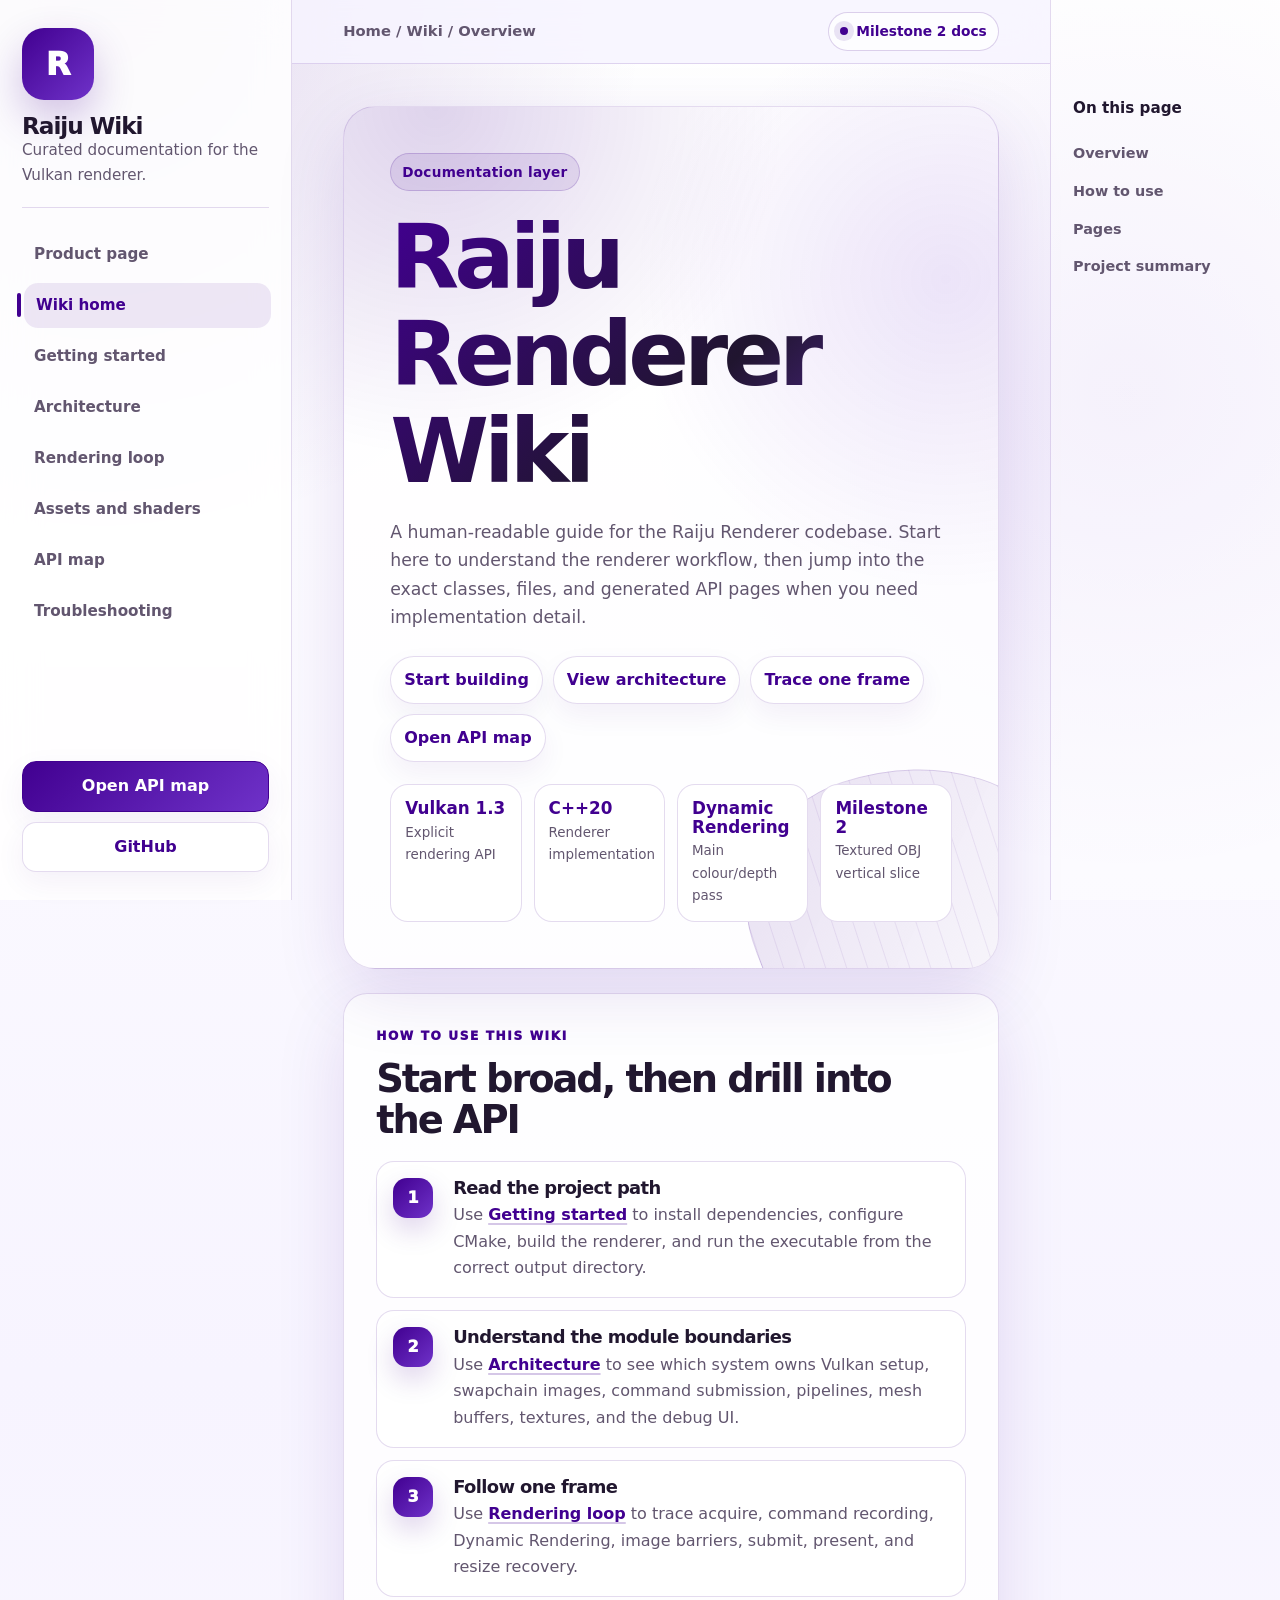
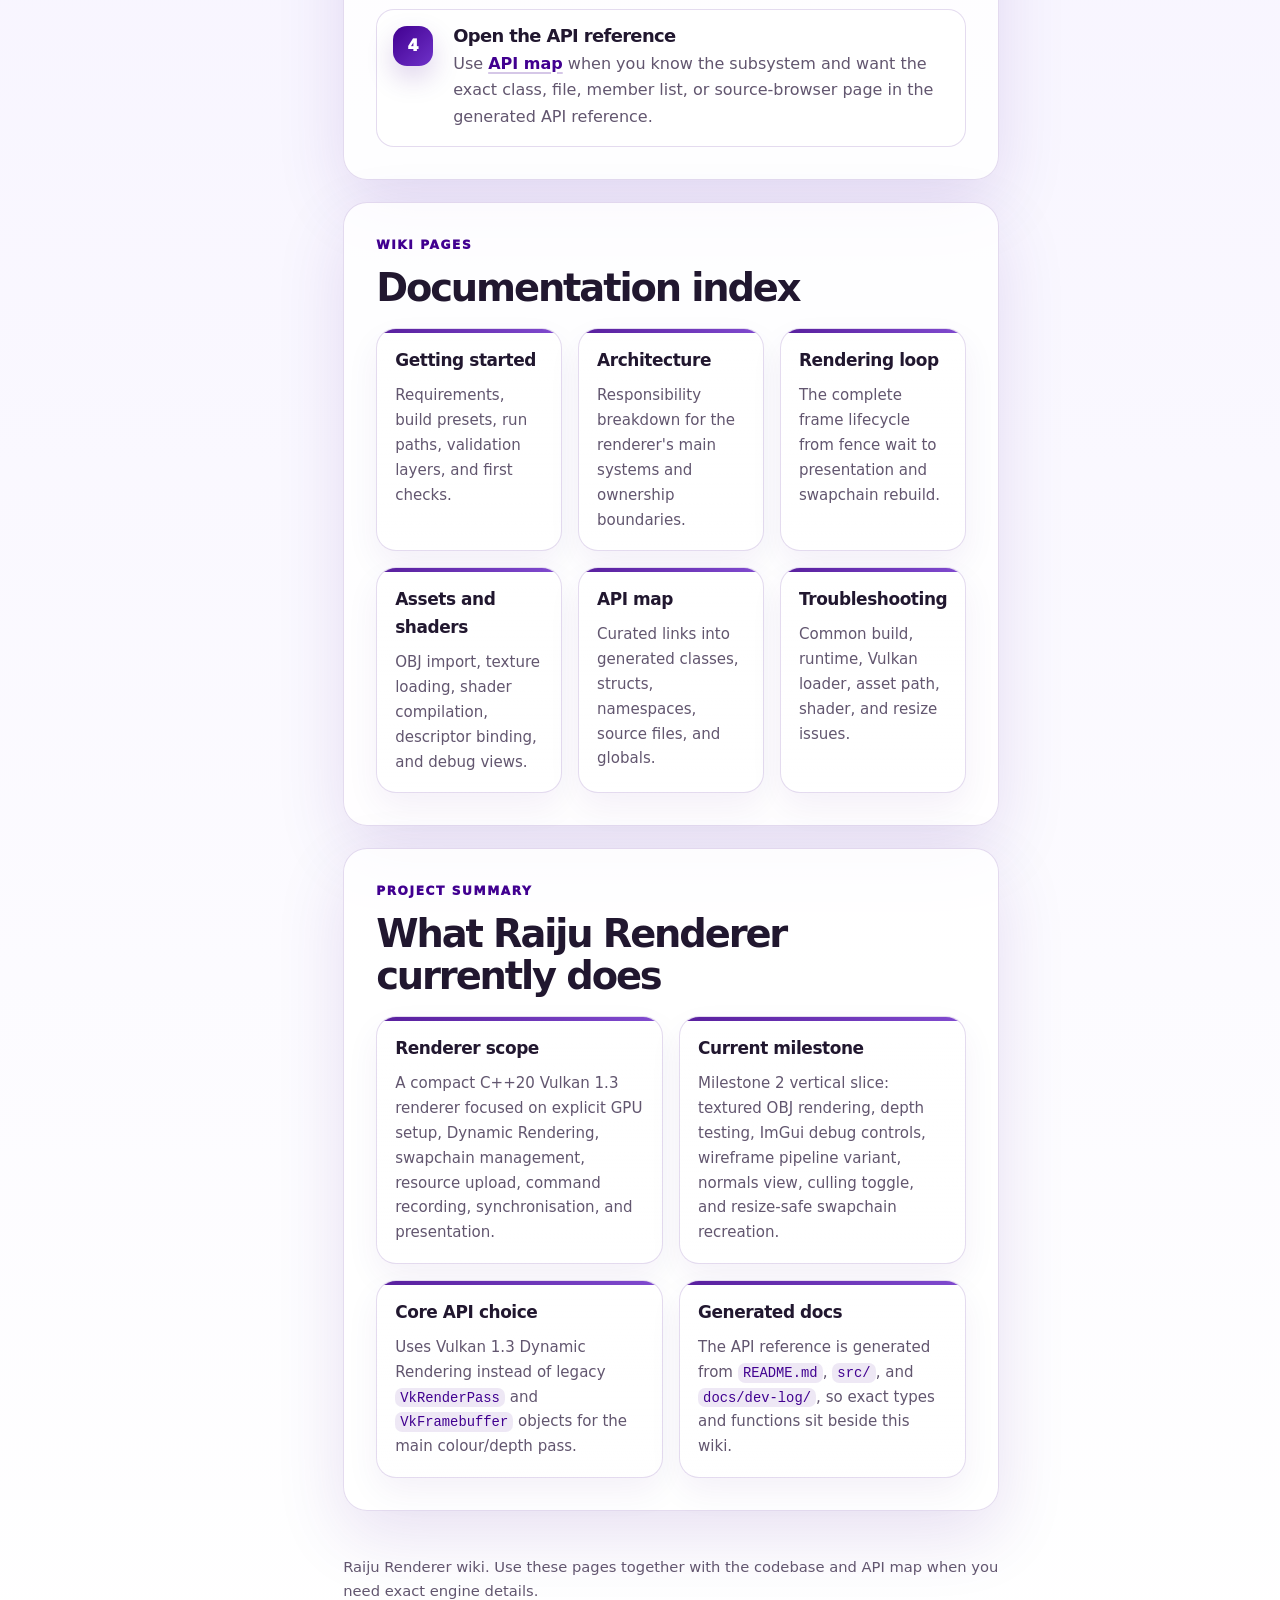
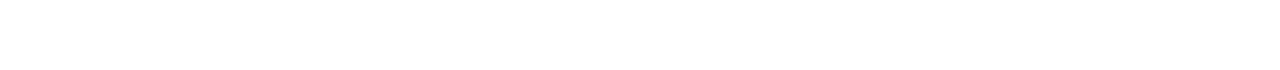
<file: index.html>
<!doctype html>
<html lang="en">
<head>
  <meta charset="utf-8" />
  <meta name="viewport" content="width=device-width, initial-scale=1" />
  <meta name="description" content="Raiju Renderer wiki home for users and contributors." />
  <meta name="theme-color" content="#410090" />
  <title>Raiju Renderer Wiki</title>

  <style>
    :root {
      --brand: #410090;
      --brand-2: #6f32c9;
      --brand-soft: rgba(65, 0, 144, 0.09);
      --brand-mid: rgba(65, 0, 144, 0.18);
      --bg: #f7f4ff;
      --surface: rgba(255, 255, 255, 0.82);
      --surface-strong: #ffffff;
      --text: #21172f;
      --muted: #62566f;
      --line: rgba(65, 0, 144, 0.14);
      --shadow: 0 24px 70px rgba(65, 0, 144, 0.12);
      --radius: 24px;
      --sidebar: 292px;
      --toc: 230px;
      --max-content: 1040px;
    }

    * { box-sizing: border-box; }
    html { scroll-behavior: smooth; }

    body {
      margin: 0;
      font-family: Inter, ui-sans-serif, system-ui, -apple-system, BlinkMacSystemFont, "Segoe UI", sans-serif;
      color: var(--text);
      line-height: 1.65;
      background:
        radial-gradient(circle at 8% 0%, rgba(65, 0, 144, 0.15), transparent 34rem),
        radial-gradient(circle at 88% 12%, rgba(111, 50, 201, 0.10), transparent 30rem),
        linear-gradient(180deg, #ffffff 0%, var(--bg) 42%, #ffffff 100%);
    }

    a { color: inherit; text-decoration: none; }

    code {
      padding: 0.12rem 0.32rem;
      border-radius: 0.45rem;
      background: var(--brand-soft);
      color: var(--brand);
      font-size: 0.92em;
    }

    .layout {
      min-height: 100vh;
      display: grid;
      grid-template-columns: var(--sidebar) minmax(0, 1fr) var(--toc);
    }

    .sidebar {
      position: sticky;
      top: 0;
      height: 100vh;
      padding: 28px 22px;
      background: rgba(255, 255, 255, 0.86);
      backdrop-filter: blur(18px);
      border-right: 1px solid var(--line);
      display: flex;
      flex-direction: column;
      gap: 24px;
    }

    .profile {
      display: grid;
      gap: 14px;
      padding-bottom: 18px;
      border-bottom: 1px solid var(--line);
    }

    .avatar {
      width: 72px;
      height: 72px;
      border-radius: 22px;
      display: grid;
      place-items: center;
      color: #fff;
      font-size: 2rem;
      font-weight: 950;
      background: linear-gradient(135deg, var(--brand), var(--brand-2));
      box-shadow: 0 18px 42px rgba(65, 0, 144, 0.24);
    }

    .profile h1 {
      margin: 0;
      font-size: 1.45rem;
      line-height: 1.05;
      letter-spacing: -0.045em;
    }

    .profile p {
      margin: 0;
      color: var(--muted);
      font-size: 0.95rem;
    }

    .nav {
      display: grid;
      gap: 6px;
    }

    .nav a {
      position: relative;
      padding: 10px 12px;
      border-radius: 14px;
      color: var(--muted);
      font-weight: 750;
      font-size: 0.95rem;
      transition: background 160ms ease, color 160ms ease, transform 160ms ease;
    }

    .nav a:hover,
    .nav a[aria-current="page"] {
      background: var(--brand-soft);
      color: var(--brand);
      transform: translateX(2px);
    }

    .nav a[aria-current="page"]::before {
      content: "";
      position: absolute;
      left: -7px;
      top: 50%;
      width: 4px;
      height: 24px;
      border-radius: 999px;
      background: var(--brand);
      transform: translateY(-50%);
    }

    .sidebar-footer {
      margin-top: auto;
      display: grid;
      gap: 10px;
    }

    .button {
      display: inline-flex;
      align-items: center;
      justify-content: center;
      min-height: 44px;
      padding: 11px 14px;
      border-radius: 14px;
      font-weight: 850;
      border: 1px solid var(--line);
      background: #fff;
      color: var(--brand);
      box-shadow: 0 10px 30px rgba(65, 0, 144, 0.06);
      transition: transform 160ms ease, box-shadow 160ms ease, background 160ms ease;
    }

    .button:hover {
      transform: translateY(-2px);
      box-shadow: 0 18px 44px rgba(65, 0, 144, 0.12);
    }

    .button.primary {
      color: #fff;
      border-color: var(--brand);
      background: linear-gradient(135deg, var(--brand), var(--brand-2));
    }

    .content {
      width: min(100%, var(--max-content));
      padding: 28px clamp(22px, 4vw, 56px) 62px;
      margin-inline: auto;
      min-width: 0;
    }

    .topbar {
      position: sticky;
      top: 0;
      z-index: 5;
      min-height: 64px;
      display: flex;
      align-items: center;
      justify-content: space-between;
      gap: 18px;
      margin: -28px calc(clamp(22px, 4vw, 56px) * -1) 42px;
      padding: 0 clamp(22px, 4vw, 56px);
      border-bottom: 1px solid var(--line);
      background: rgba(247, 244, 255, 0.82);
      backdrop-filter: blur(18px);
    }

    .crumb {
      color: var(--muted);
      font-size: 0.92rem;
      font-weight: 750;
    }

    .status-pill {
      display: inline-flex;
      align-items: center;
      gap: 8px;
      padding: 7px 11px;
      border-radius: 999px;
      border: 1px solid var(--brand-mid);
      background: rgba(255, 255, 255, 0.78);
      color: var(--brand);
      font-size: 0.86rem;
      font-weight: 850;
    }

    .status-dot {
      width: 8px;
      height: 8px;
      border-radius: 999px;
      background: var(--brand);
      box-shadow: 0 0 0 6px rgba(65, 0, 144, 0.10);
    }

    .hero {
      position: relative;
      overflow: hidden;
      padding: clamp(28px, 4vw, 46px);
      margin-bottom: 24px;
      border: 1px solid var(--line);
      border-radius: 32px;
      background:
        radial-gradient(circle at 14% 0%, rgba(65, 0, 144, 0.16), transparent 34%),
        radial-gradient(circle at 92% 20%, rgba(111, 50, 201, 0.12), transparent 34%),
        rgba(255, 255, 255, 0.78);
      box-shadow: var(--shadow);
    }

    .hero::after {
      content: "";
      position: absolute;
      right: -80px;
      bottom: -120px;
      width: 320px;
      height: 320px;
      border-radius: 42% 58% 65% 35% / 38% 42% 58% 62%;
      border: 1px solid rgba(65, 0, 144, 0.14);
      background:
        linear-gradient(135deg, rgba(65, 0, 144, 0.12), rgba(255, 255, 255, 0.10)),
        repeating-linear-gradient(90deg, rgba(65, 0, 144, 0.08) 0 1px, transparent 1px 20px);
      transform: rotate(-18deg);
    }

    .hero > * {
      position: relative;
      z-index: 1;
    }

    .eyebrow {
      display: inline-flex;
      align-items: center;
      gap: 9px;
      width: fit-content;
      padding: 7px 11px;
      border-radius: 999px;
      background: var(--brand-soft);
      color: var(--brand);
      border: 1px solid var(--brand-mid);
      font-size: 0.85rem;
      font-weight: 900;
      letter-spacing: 0.02em;
    }

    h2, h3, h4 {
      margin: 0;
      line-height: 1.08;
      letter-spacing: -0.055em;
    }

    h2 {
      max-width: 780px;
      margin-top: 18px;
      font-size: clamp(2.8rem, 7vw, 5.8rem);
      background: linear-gradient(135deg, var(--brand), #20152f 58%, var(--brand-2));
      background-clip: text;
      -webkit-background-clip: text;
      color: transparent;
    }

    h3 {
      font-size: clamp(1.75rem, 3vw, 2.55rem);
      margin-bottom: 10px;
    }

    h4 {
      font-size: 1.12rem;
      letter-spacing: -0.035em;
      margin-bottom: 5px;
    }

    .lead {
      max-width: 760px;
      margin: 18px 0 0;
      color: var(--muted);
      font-size: clamp(1rem, 1.35vw, 1.14rem);
    }

    .quick-links {
      display: flex;
      flex-wrap: wrap;
      gap: 10px;
      margin-top: 24px;
    }

    .quick-link {
      display: inline-flex;
      align-items: center;
      gap: 8px;
      padding: 10px 13px;
      border-radius: 999px;
      border: 1px solid var(--line);
      background: #fff;
      color: var(--brand);
      font-weight: 850;
      box-shadow: 0 12px 28px rgba(65, 0, 144, 0.06);
    }

    .card {
      padding: clamp(22px, 3vw, 32px);
      margin-bottom: 22px;
      border: 1px solid var(--line);
      border-radius: var(--radius);
      background: var(--surface);
      box-shadow: var(--shadow);
    }

    .meta {
      color: var(--brand);
      font-size: 0.76rem;
      font-weight: 950;
      text-transform: uppercase;
      letter-spacing: 0.13em;
      margin-bottom: 12px;
    }

    .steps {
      counter-reset: step;
      display: grid;
      gap: 12px;
      margin-top: 20px;
    }

    .step {
      counter-increment: step;
      display: grid;
      grid-template-columns: 46px 1fr;
      gap: 14px;
      padding: 16px;
      border: 1px solid var(--line);
      border-radius: 18px;
      background: rgba(255, 255, 255, 0.72);
      transition: transform 160ms ease, border-color 160ms ease, box-shadow 160ms ease;
    }

    .step:hover {
      transform: translateY(-2px);
      border-color: var(--brand-mid);
      box-shadow: 0 16px 36px rgba(65, 0, 144, 0.10);
    }

    .step::before {
      content: counter(step);
      width: 40px;
      height: 40px;
      display: grid;
      place-items: center;
      border-radius: 14px;
      color: #fff;
      font-weight: 950;
      background: linear-gradient(135deg, var(--brand), var(--brand-2));
      box-shadow: 0 12px 28px rgba(65, 0, 144, 0.18);
    }

    .step p {
      margin: 0;
      color: var(--muted);
    }

    .inline-link {
      color: var(--brand);
      font-weight: 850;
      text-decoration: underline;
      text-decoration-thickness: 2px;
      text-underline-offset: 3px;
      text-decoration-color: rgba(65, 0, 144, 0.22);
    }

    .grid {
      display: grid;
      grid-template-columns: repeat(2, minmax(0, 1fr));
      gap: 16px;
      margin-top: 20px;
    }

    .grid.three {
      grid-template-columns: repeat(3, minmax(0, 1fr));
    }

    .tile {
      position: relative;
      overflow: hidden;
      padding: 18px;
      min-height: 156px;
      border: 1px solid var(--line);
      border-radius: 20px;
      background:
        linear-gradient(180deg, rgba(255, 255, 255, 0.84), rgba(255, 255, 255, 0.58)),
        var(--surface-strong);
      box-shadow: 0 14px 34px rgba(65, 0, 144, 0.06);
      transition: transform 160ms ease, border-color 160ms ease, box-shadow 160ms ease;
    }

    a.tile:hover {
      transform: translateY(-3px);
      border-color: var(--brand-mid);
      box-shadow: 0 20px 46px rgba(65, 0, 144, 0.12);
    }

    .tile::before {
      content: "";
      position: absolute;
      top: 0;
      left: 0;
      width: 100%;
      height: 4px;
      background: linear-gradient(90deg, var(--brand), var(--brand-2));
      opacity: 0.88;
    }

    .tile strong {
      display: block;
      margin-bottom: 8px;
      font-size: 1.06rem;
      letter-spacing: -0.025em;
    }

    .tile p {
      margin: 0;
      color: var(--muted);
      font-size: 0.94rem;
    }

    .project-stats {
      display: grid;
      grid-template-columns: repeat(4, minmax(0, 1fr));
      gap: 12px;
      margin: 22px 0 0;
    }

    .stat {
      padding: 14px;
      border-radius: 18px;
      border: 1px solid var(--line);
      background: #fff;
    }

    .stat strong {
      display: block;
      color: var(--brand);
      font-size: 1.05rem;
      line-height: 1.1;
    }

    .stat span {
      display: block;
      margin-top: 4px;
      color: var(--muted);
      font-size: 0.84rem;
    }

    .toc {
      position: sticky;
      top: 0;
      height: 100vh;
      padding: 96px 22px 28px;
      border-left: 1px solid var(--line);
      background: rgba(255, 255, 255, 0.42);
      color: var(--muted);
    }

    .toc strong {
      display: block;
      margin-bottom: 14px;
      color: var(--text);
      font-size: 0.95rem;
    }

    .toc a {
      display: block;
      padding: 7px 0;
      font-size: 0.9rem;
      font-weight: 700;
    }

    .toc a:hover { color: var(--brand); }

    footer {
      padding: 22px 0 4px;
      color: var(--muted);
      font-size: 0.92rem;
    }

    @media (max-width: 1180px) {
      .layout { grid-template-columns: var(--sidebar) minmax(0, 1fr); }
      .toc { display: none; }
    }

    @media (max-width: 860px) {
      .layout { display: block; }

      .sidebar {
        position: relative;
        height: auto;
        border-right: 0;
        border-bottom: 1px solid var(--line);
      }

      .nav { grid-template-columns: repeat(2, minmax(0, 1fr)); }
      .sidebar-footer { grid-template-columns: repeat(2, minmax(0, 1fr)); }

      .content { padding: 24px 16px 48px; }

      .topbar {
        margin: -24px -16px 28px;
        padding: 0 16px;
      }

      .grid,
      .grid.three,
      .project-stats {
        grid-template-columns: 1fr;
      }

      .hero { border-radius: 24px; }
      .hero::after { opacity: 0.35; }
    }

    @media (max-width: 560px) {
      .nav,
      .sidebar-footer {
        grid-template-columns: 1fr;
      }

      .step { grid-template-columns: 1fr; }
      .status-pill { display: none; }

      h2 {
        font-size: clamp(2.4rem, 14vw, 4rem);
      }
    }
  </style>
</head>

<body>
  <div class="layout">
    <aside class="sidebar">
      <div class="profile">
        <div class="avatar">R</div>
        <div>
          <h1>Raiju Wiki</h1>
          <p>Curated documentation for the Vulkan renderer.</p>
        </div>
      </div>

      <nav class="nav">
        <a href="../../index.html">Product page</a>
        <a href="index.html" aria-current="page">Wiki home</a>
        <a href="getting-started.html">Getting started</a>
        <a href="architecture.html">Architecture</a>
        <a href="rendering-loop.html">Rendering loop</a>
        <a href="assets-shaders.html">Assets and shaders</a>
        <a href="api-map.html">API map</a>
        <a href="troubleshooting.html">Troubleshooting</a>
      </nav>

      <div class="sidebar-footer">
        <a class="button primary" href="api-map.html">Open API map</a>
        <a class="button" href="https://github.com/Raiju-Deeq/FYP-Vulkan-Renderer" target="_blank" rel="noreferrer">GitHub</a>
      </div>
    </aside>

    <main class="content">
      <div class="topbar">
        <div class="crumb">Home / Wiki / Overview</div>
        <div class="status-pill"><span class="status-dot"></span>Milestone 2 docs</div>
      </div>

      <section class="hero" id="overview">
        <span class="eyebrow">Documentation layer</span>
        <h2>Raiju Renderer Wiki</h2>
        <p class="lead">
          A human-readable guide for the Raiju Renderer codebase. Start here to understand
          the renderer workflow, then jump into the exact classes, files, and generated API
          pages when you need implementation detail.
        </p>

        <div class="quick-links">
          <a class="quick-link" href="getting-started.html">Start building</a>
          <a class="quick-link" href="architecture.html">View architecture</a>
          <a class="quick-link" href="rendering-loop.html">Trace one frame</a>
          <a class="quick-link" href="api-map.html">Open API map</a>
        </div>

        <div class="project-stats" aria-label="Project highlights">
          <div class="stat"><strong>Vulkan 1.3</strong><span>Explicit rendering API</span></div>
          <div class="stat"><strong>C++20</strong><span>Renderer implementation</span></div>
          <div class="stat"><strong>Dynamic Rendering</strong><span>Main colour/depth pass</span></div>
          <div class="stat"><strong>Milestone 2</strong><span>Textured OBJ vertical slice</span></div>
        </div>
      </section>

      <article class="card" id="how-to-use">
        <div class="meta">How to use this wiki</div>
        <h3>Start broad, then drill into the API</h3>
        <div class="steps">
          <div class="step">
            <div>
              <h4>Read the project path</h4>
              <p>
                Use <a class="inline-link" href="getting-started.html">Getting started</a>
                to install dependencies, configure CMake, build the renderer, and run
                the executable from the correct output directory.
              </p>
            </div>
          </div>
          <div class="step">
            <div>
              <h4>Understand the module boundaries</h4>
              <p>
                Use <a class="inline-link" href="architecture.html">Architecture</a>
                to see which system owns Vulkan setup, swapchain images, command
                submission, pipelines, mesh buffers, textures, and the debug UI.
              </p>
            </div>
          </div>
          <div class="step">
            <div>
              <h4>Follow one frame</h4>
              <p>
                Use <a class="inline-link" href="rendering-loop.html">Rendering loop</a>
                to trace acquire, command recording, Dynamic Rendering, image barriers,
                submit, present, and resize recovery.
              </p>
            </div>
          </div>
          <div class="step">
            <div>
              <h4>Open the API reference</h4>
              <p>
                Use <a class="inline-link" href="api-map.html">API map</a>
                when you know the subsystem and want the exact class, file, member list,
                or source-browser page in the generated API reference.
              </p>
            </div>
          </div>
        </div>
      </article>

      <article class="card" id="pages">
        <div class="meta">Wiki pages</div>
        <h3>Documentation index</h3>
        <div class="grid three">
          <a class="tile" href="getting-started.html">
            <strong>Getting started</strong>
            <p>Requirements, build presets, run paths, validation layers, and first checks.</p>
          </a>
          <a class="tile" href="architecture.html">
            <strong>Architecture</strong>
            <p>Responsibility breakdown for the renderer's main systems and ownership boundaries.</p>
          </a>
          <a class="tile" href="rendering-loop.html">
            <strong>Rendering loop</strong>
            <p>The complete frame lifecycle from fence wait to presentation and swapchain rebuild.</p>
          </a>
          <a class="tile" href="assets-shaders.html">
            <strong>Assets and shaders</strong>
            <p>OBJ import, texture loading, shader compilation, descriptor binding, and debug views.</p>
          </a>
          <a class="tile" href="api-map.html">
            <strong>API map</strong>
            <p>Curated links into generated classes, structs, namespaces, source files, and globals.</p>
          </a>
          <a class="tile" href="troubleshooting.html">
            <strong>Troubleshooting</strong>
            <p>Common build, runtime, Vulkan loader, asset path, shader, and resize issues.</p>
          </a>
        </div>
      </article>

      <article class="card" id="project-summary">
        <div class="meta">Project summary</div>
        <h3>What Raiju Renderer currently does</h3>
        <div class="grid">
          <div class="tile">
            <strong>Renderer scope</strong>
            <p>
              A compact C++20 Vulkan 1.3 renderer focused on explicit GPU setup,
              Dynamic Rendering, swapchain management, resource upload, command recording,
              synchronisation, and presentation.
            </p>
          </div>
          <div class="tile">
            <strong>Current milestone</strong>
            <p>
              Milestone 2 vertical slice: textured OBJ rendering, depth testing, ImGui
              debug controls, wireframe pipeline variant, normals view, culling toggle,
              and resize-safe swapchain recreation.
            </p>
          </div>
          <div class="tile">
            <strong>Core API choice</strong>
            <p>
              Uses Vulkan 1.3 Dynamic Rendering instead of legacy <code>VkRenderPass</code>
              and <code>VkFramebuffer</code> objects for the main colour/depth pass.
            </p>
          </div>
          <div class="tile">
            <strong>Generated docs</strong>
            <p>
              The API reference is generated from <code>README.md</code>, <code>src/</code>,
              and <code>docs/dev-log/</code>, so exact types and functions sit beside this wiki.
            </p>
          </div>
        </div>
      </article>

      <footer>
        Raiju Renderer wiki. Use these pages together with the codebase and API map
        when you need exact engine details.
      </footer>
    </main>

    <aside class="toc">
      <strong>On this page</strong>
      <a href="#overview">Overview</a>
      <a href="#how-to-use">How to use</a>
      <a href="#pages">Pages</a>
      <a href="#project-summary">Project summary</a>
    </aside>
  </div>
</body>
</html>
</file>
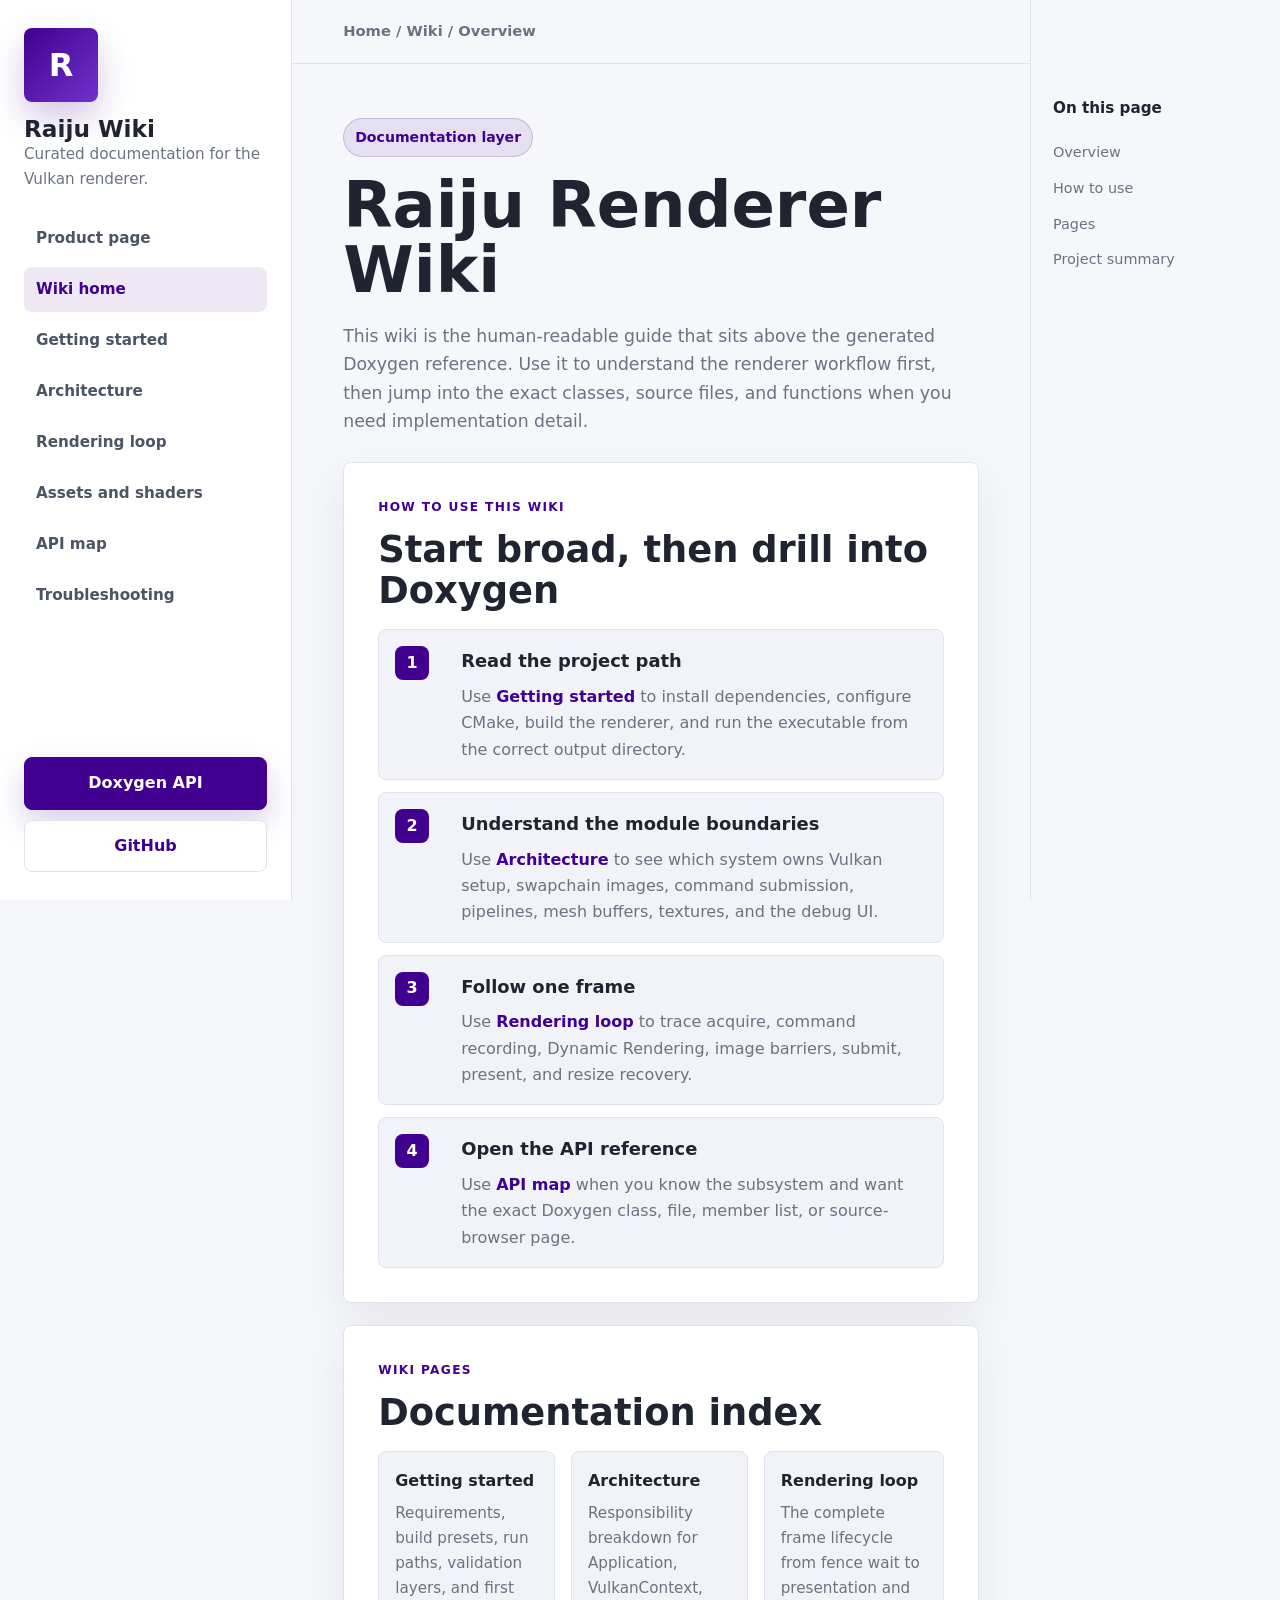
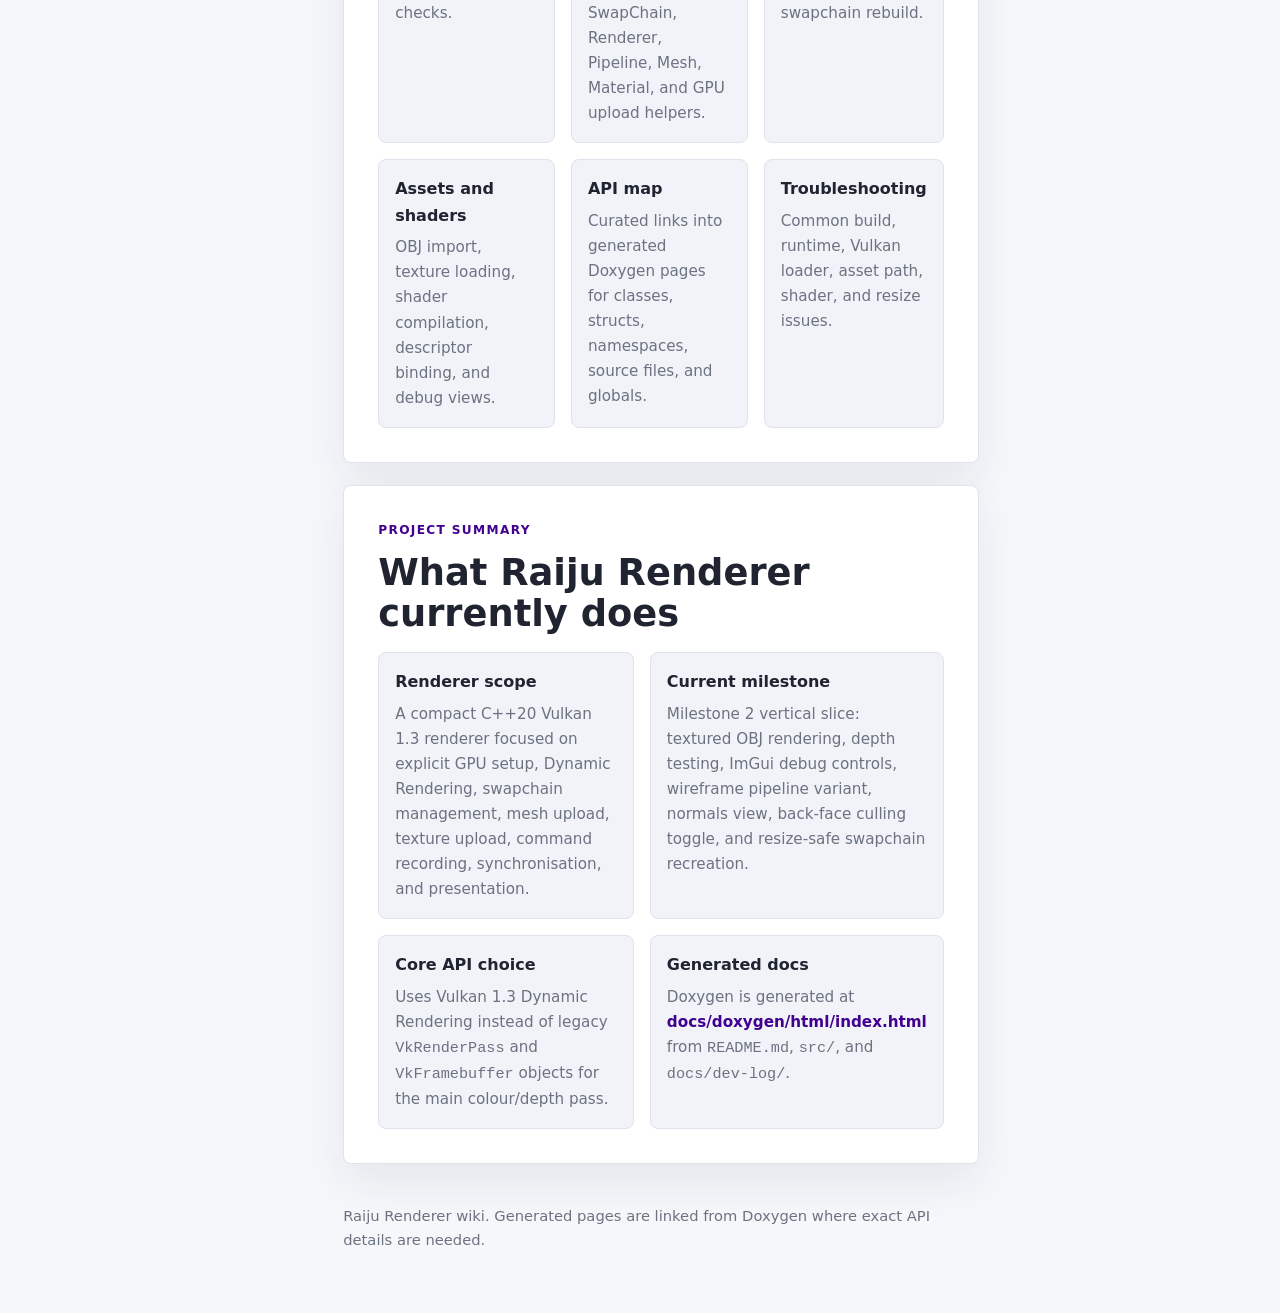
<file: docs/wiki/index.html>
<!doctype html>
<html lang="en">
<head>
  <meta charset="utf-8">
  <meta name="viewport" content="width=device-width, initial-scale=1">
  <meta name="description" content="Raiju Renderer wiki home for users and contributors.">
  <title>Raiju Renderer Wiki</title>
  <link rel="stylesheet" href="wiki.css">
</head>
<body>
  <div class="layout">
    <aside class="sidebar">
      <div class="profile">
        <div class="avatar">R</div>
        <div>
          <h1>Raiju Wiki</h1>
          <p>Curated documentation for the Vulkan renderer.</p>
        </div>
      </div>
      <nav class="nav">
        <a href="../../index.html">Product page</a>
        <a href="index.html" aria-current="page">Wiki home</a>
        <a href="getting-started.html">Getting started</a>
        <a href="architecture.html">Architecture</a>
        <a href="rendering-loop.html">Rendering loop</a>
        <a href="assets-shaders.html">Assets and shaders</a>
        <a href="api-map.html">API map</a>
        <a href="troubleshooting.html">Troubleshooting</a>
      </nav>
      <div class="sidebar-footer">
        <a class="button primary" href="../doxygen/html/index.html">Doxygen API</a>
        <a class="button" href="https://github.com/Raiju-Deeq/FYP-Vulkan-Renderer" target="_blank" rel="noreferrer">GitHub</a>
      </div>
    </aside>

    <main class="content">
      <div class="topbar">
        <div class="crumb">Home / Wiki / Overview</div>
      </div>

      <section class="hero" id="overview">
        <span class="eyebrow">Documentation layer</span>
        <h2>Raiju Renderer Wiki</h2>
        <p class="lead">This wiki is the human-readable guide that sits above the generated Doxygen reference. Use it to understand the renderer workflow first, then jump into the exact classes, source files, and functions when you need implementation detail.</p>
      </section>

      <article class="card" id="how-to-use">
        <div class="meta">How to use this wiki</div>
        <h3>Start broad, then drill into Doxygen</h3>
        <div class="steps">
          <div class="step">
            <div>
              <h4>Read the project path</h4>
              <p>Use <a class="inline-link" href="getting-started.html">Getting started</a> to install dependencies, configure CMake, build the renderer, and run the executable from the correct output directory.</p>
            </div>
          </div>
          <div class="step">
            <div>
              <h4>Understand the module boundaries</h4>
              <p>Use <a class="inline-link" href="architecture.html">Architecture</a> to see which system owns Vulkan setup, swapchain images, command submission, pipelines, mesh buffers, textures, and the debug UI.</p>
            </div>
          </div>
          <div class="step">
            <div>
              <h4>Follow one frame</h4>
              <p>Use <a class="inline-link" href="rendering-loop.html">Rendering loop</a> to trace acquire, command recording, Dynamic Rendering, image barriers, submit, present, and resize recovery.</p>
            </div>
          </div>
          <div class="step">
            <div>
              <h4>Open the API reference</h4>
              <p>Use <a class="inline-link" href="api-map.html">API map</a> when you know the subsystem and want the exact Doxygen class, file, member list, or source-browser page.</p>
            </div>
          </div>
        </div>
      </article>

      <article class="card" id="pages">
        <div class="meta">Wiki pages</div>
        <h3>Documentation index</h3>
        <div class="grid three">
          <a class="tile" href="getting-started.html"><strong>Getting started</strong><p>Requirements, build presets, run paths, validation layers, and first checks.</p></a>
          <a class="tile" href="architecture.html"><strong>Architecture</strong><p>Responsibility breakdown for Application, VulkanContext, SwapChain, Renderer, Pipeline, Mesh, Material, and GPU upload helpers.</p></a>
          <a class="tile" href="rendering-loop.html"><strong>Rendering loop</strong><p>The complete frame lifecycle from fence wait to presentation and swapchain rebuild.</p></a>
          <a class="tile" href="assets-shaders.html"><strong>Assets and shaders</strong><p>OBJ import, texture loading, shader compilation, descriptor binding, and debug views.</p></a>
          <a class="tile" href="api-map.html"><strong>API map</strong><p>Curated links into generated Doxygen pages for classes, structs, namespaces, source files, and globals.</p></a>
          <a class="tile" href="troubleshooting.html"><strong>Troubleshooting</strong><p>Common build, runtime, Vulkan loader, asset path, shader, and resize issues.</p></a>
        </div>
      </article>

      <article class="card" id="project-summary">
        <div class="meta">Project summary</div>
        <h3>What Raiju Renderer currently does</h3>
        <div class="grid">
          <div class="tile"><strong>Renderer scope</strong><p>A compact C++20 Vulkan 1.3 renderer focused on explicit GPU setup, Dynamic Rendering, swapchain management, mesh upload, texture upload, command recording, synchronisation, and presentation.</p></div>
          <div class="tile"><strong>Current milestone</strong><p>Milestone 2 vertical slice: textured OBJ rendering, depth testing, ImGui debug controls, wireframe pipeline variant, normals view, back-face culling toggle, and resize-safe swapchain recreation.</p></div>
          <div class="tile"><strong>Core API choice</strong><p>Uses Vulkan 1.3 Dynamic Rendering instead of legacy <code>VkRenderPass</code> and <code>VkFramebuffer</code> objects for the main colour/depth pass.</p></div>
          <div class="tile"><strong>Generated docs</strong><p>Doxygen is generated at <a class="inline-link" href="../doxygen/html/index.html">docs/doxygen/html/index.html</a> from <code>README.md</code>, <code>src/</code>, and <code>docs/dev-log/</code>.</p></div>
        </div>
      </article>

      <footer>Raiju Renderer wiki. Generated pages are linked from Doxygen where exact API details are needed.</footer>
    </main>

    <aside class="toc">
      <strong>On this page</strong>
      <a href="#overview">Overview</a>
      <a href="#how-to-use">How to use</a>
      <a href="#pages">Pages</a>
      <a href="#project-summary">Project summary</a>
    </aside>
  </div>
</body>
</html>
</file>
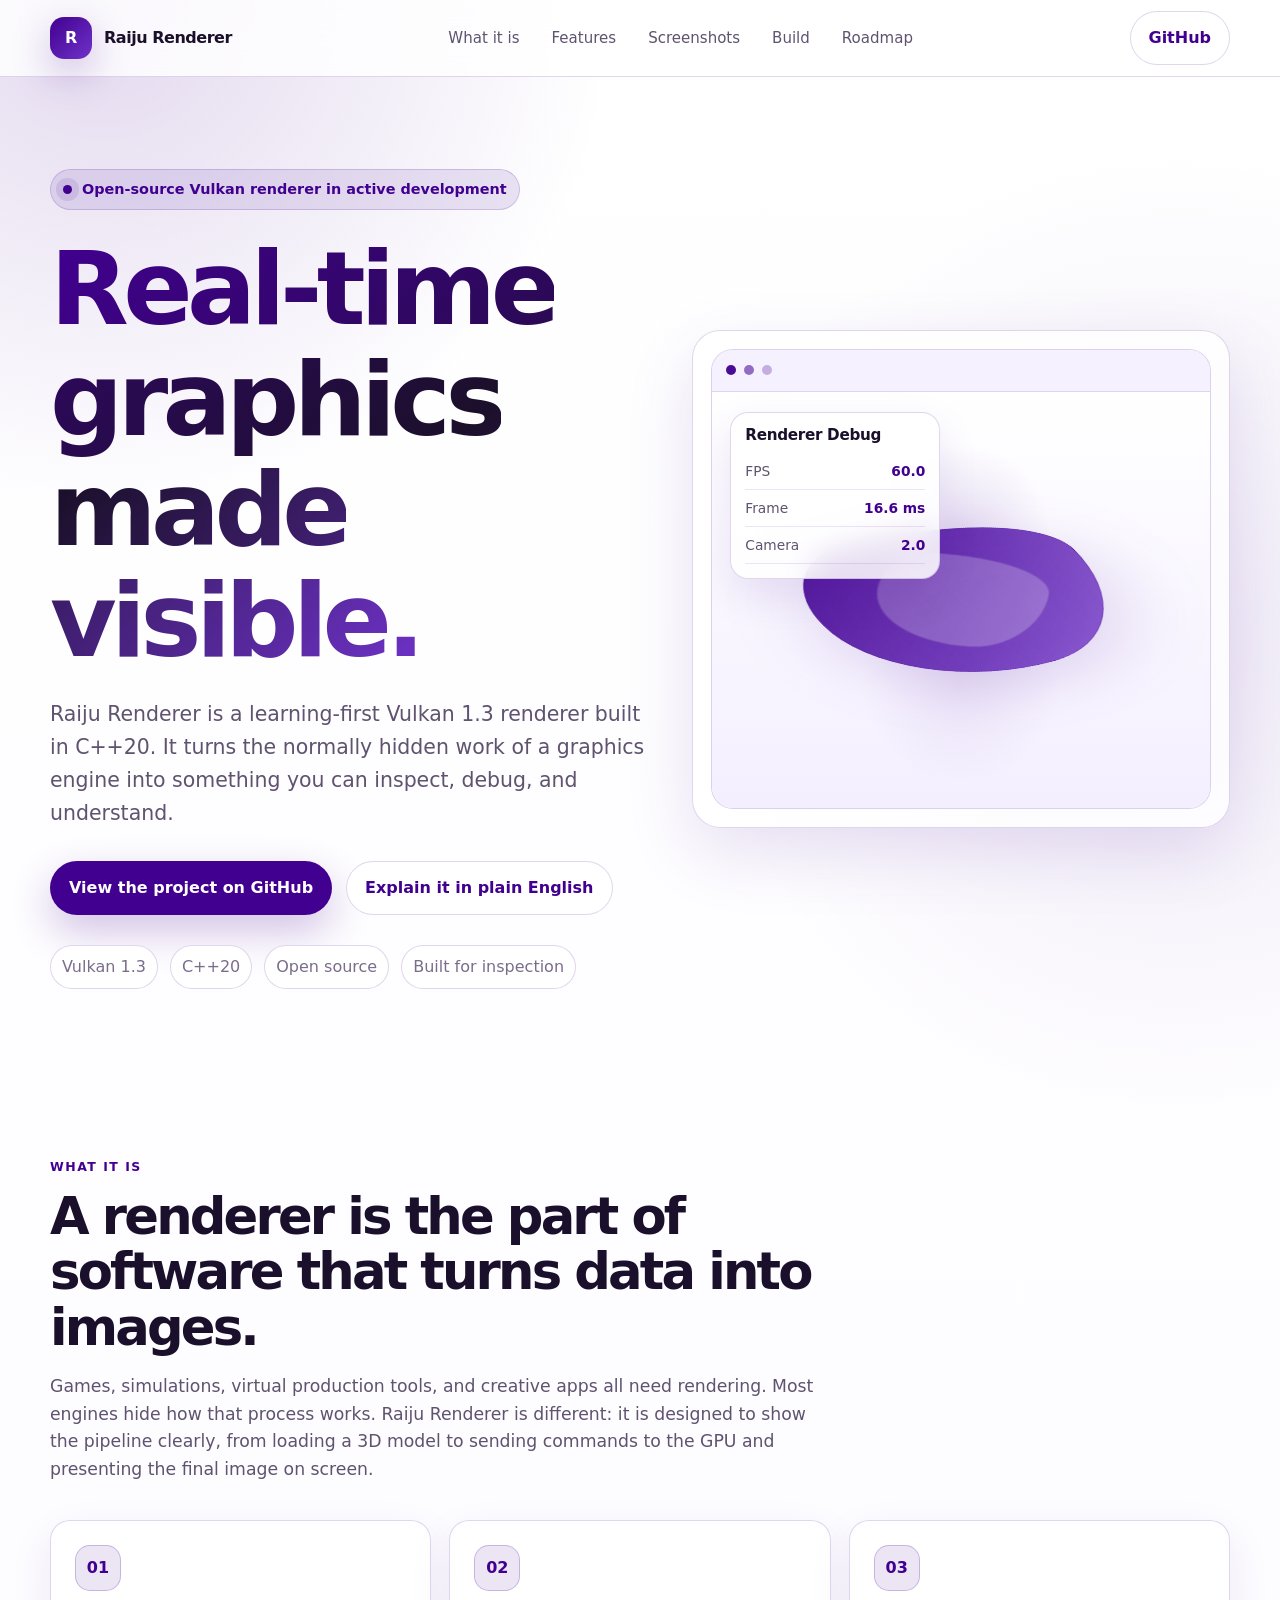
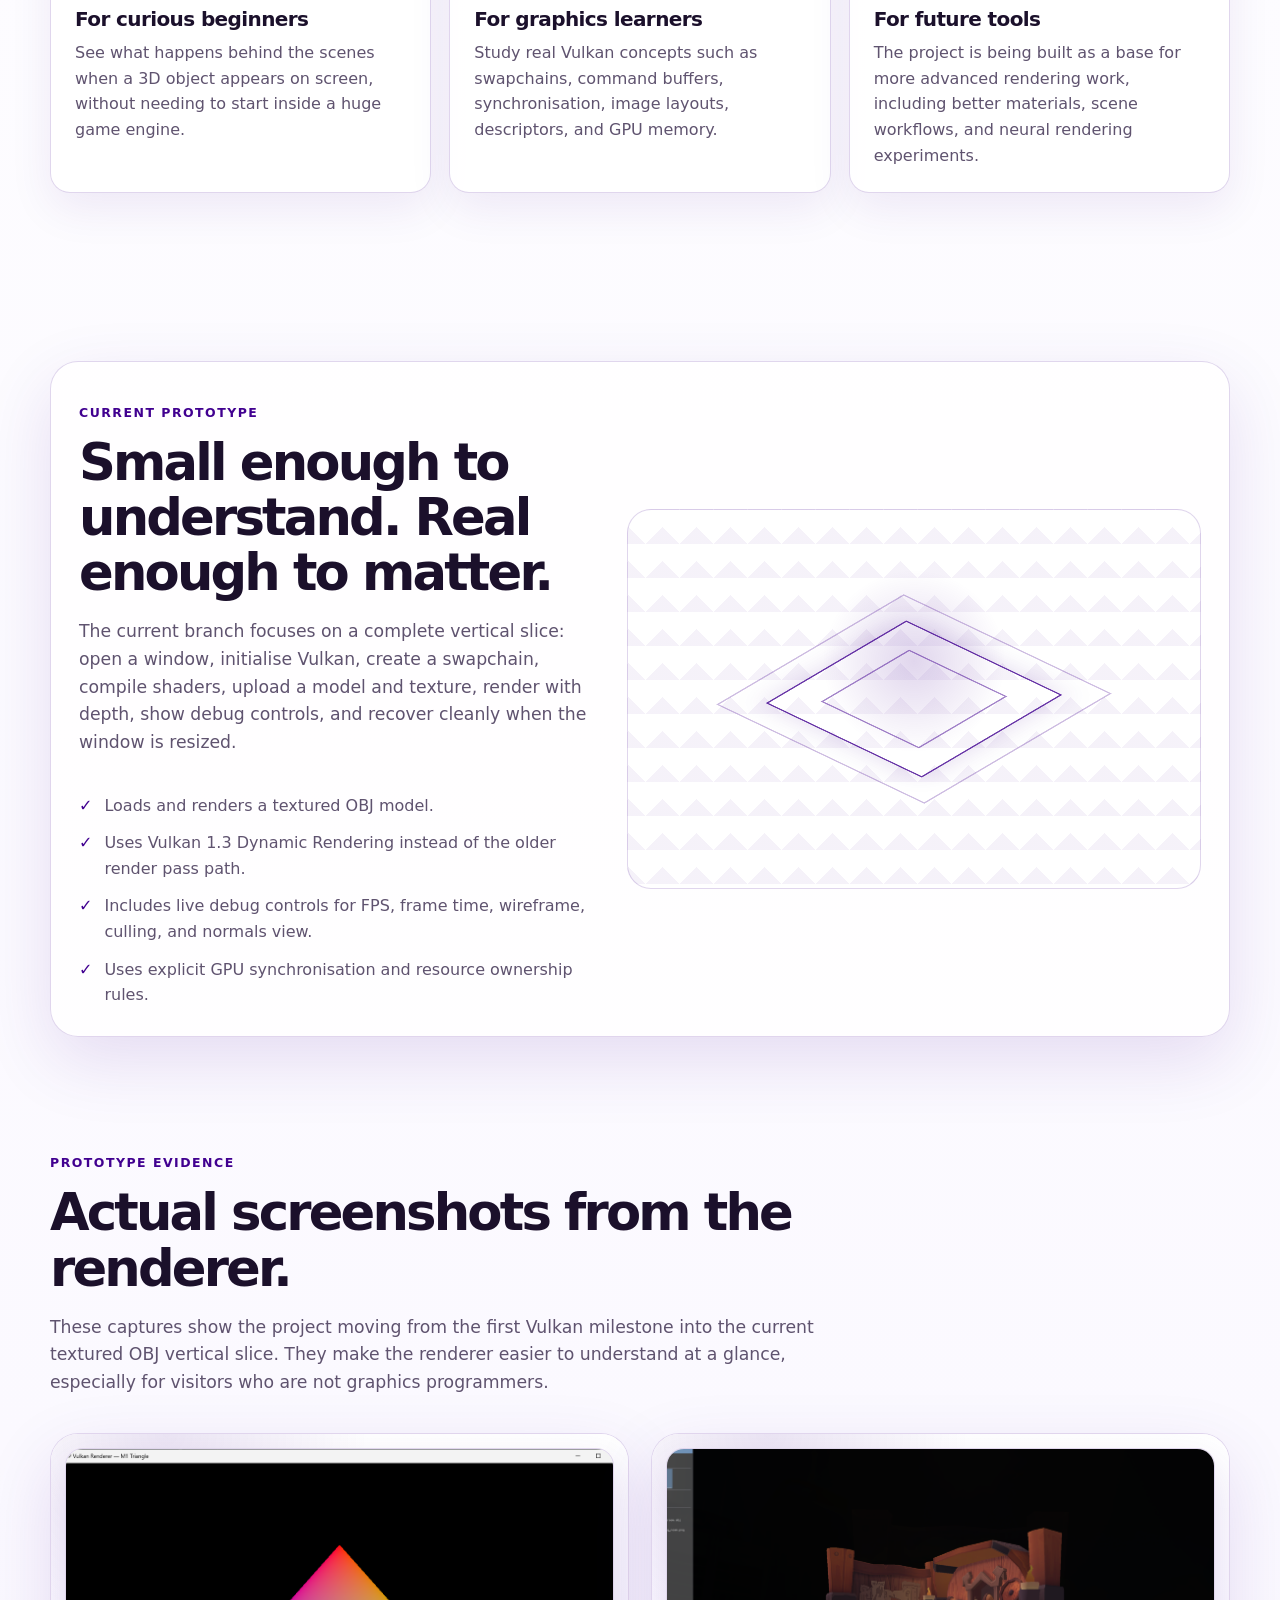
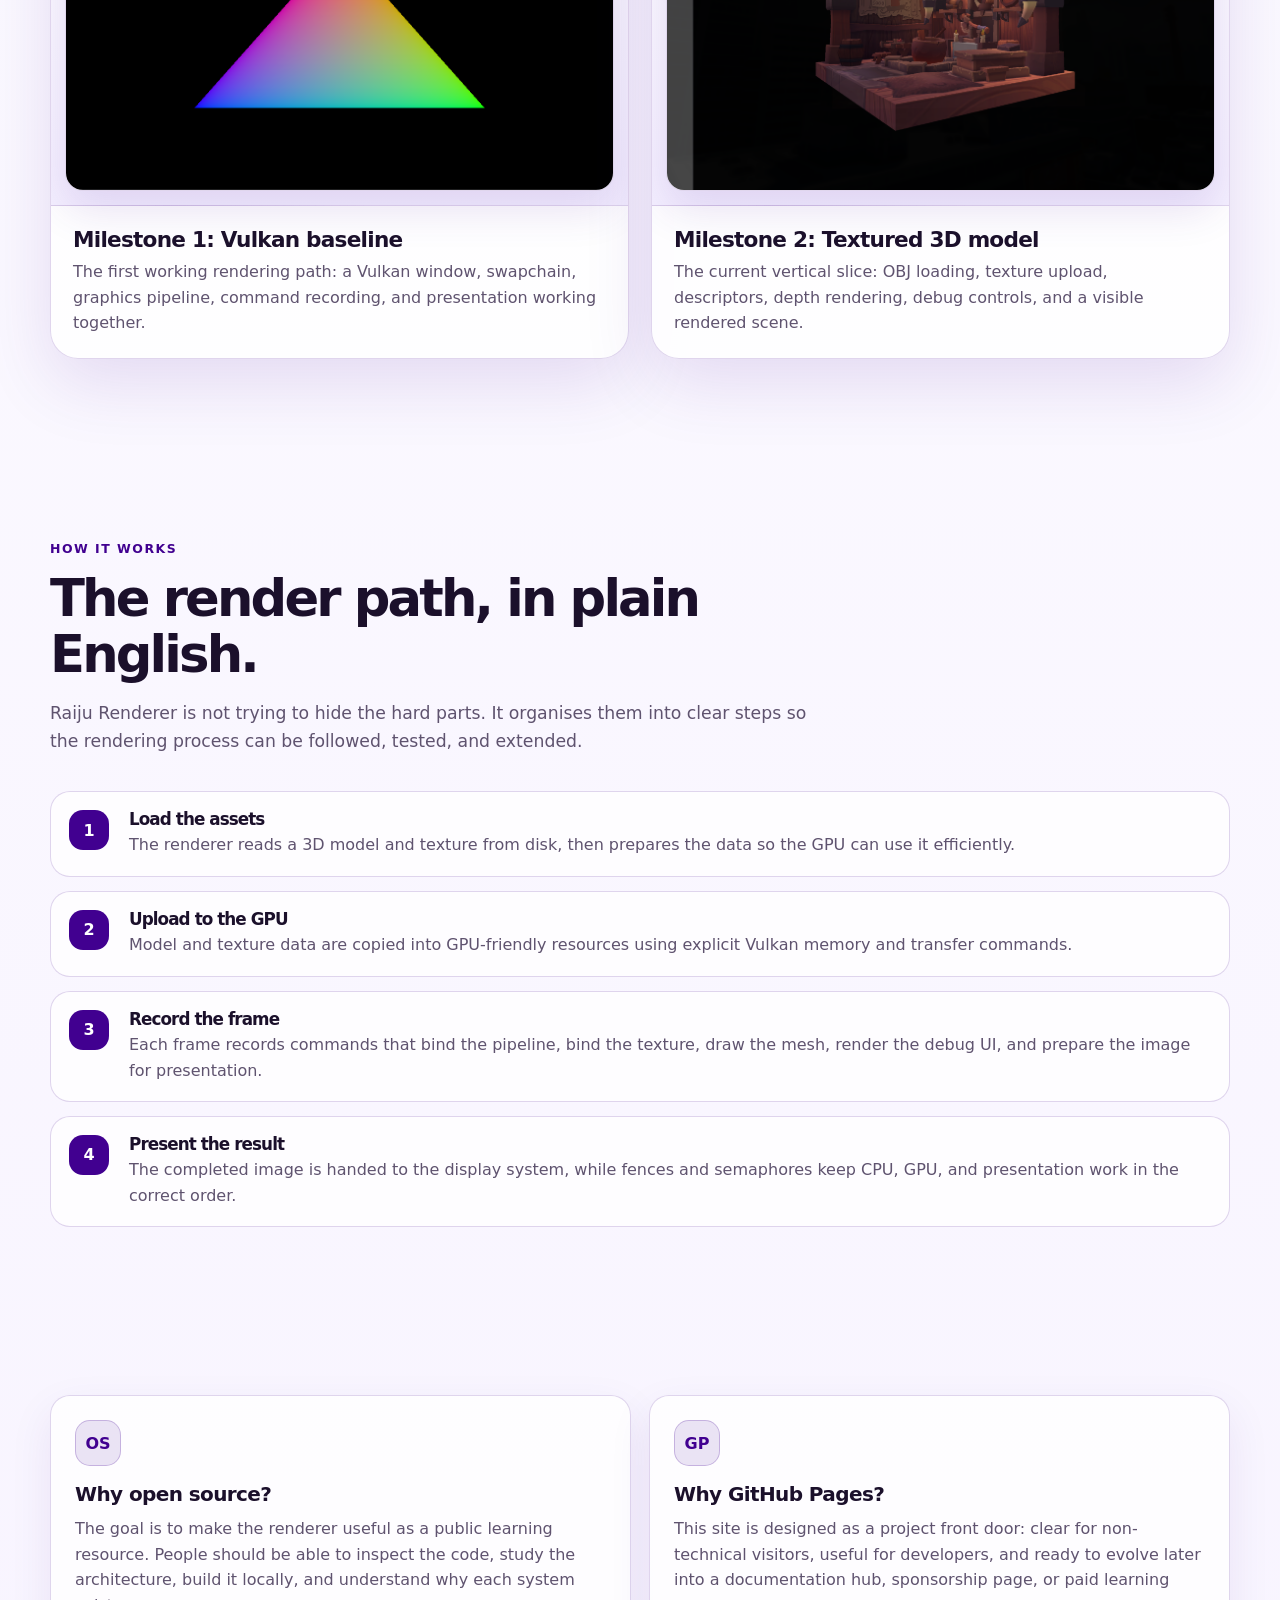
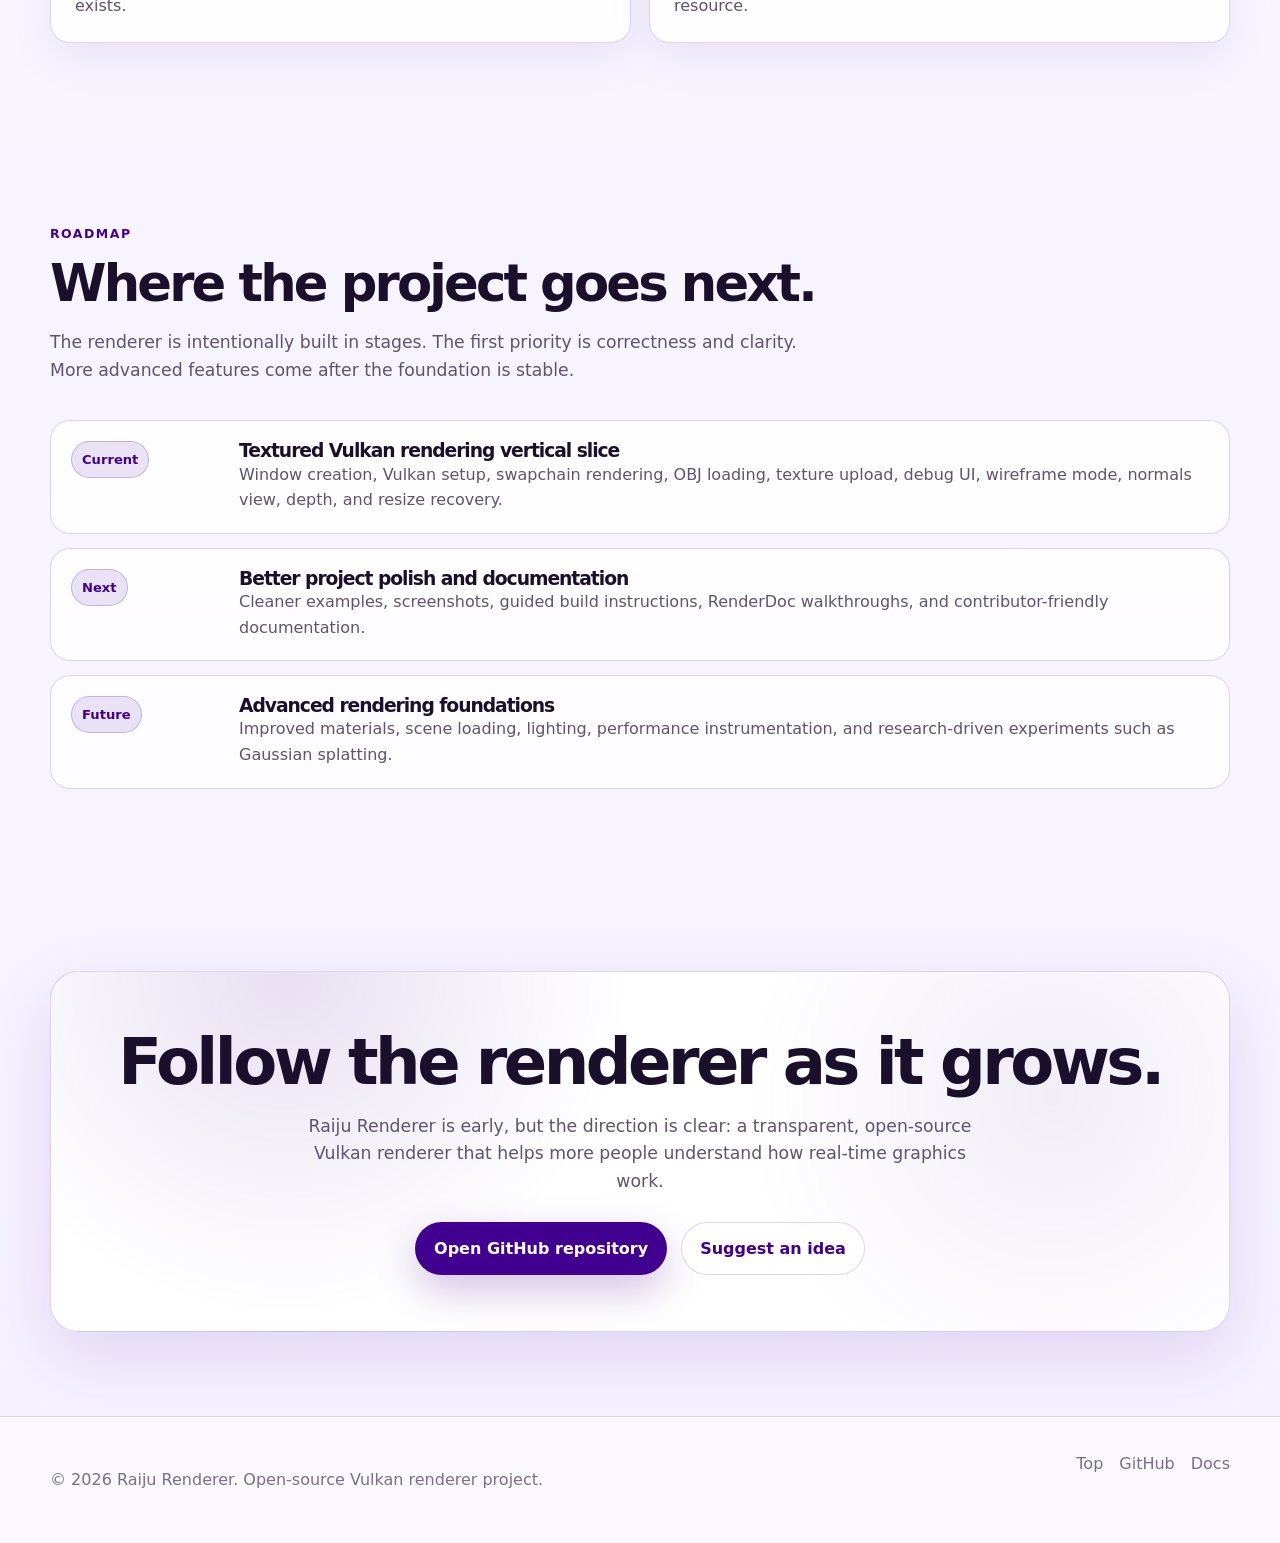
<file: index_light_410090.html>
<!doctype html>
<html lang="en">
<head>
  <meta charset="utf-8">
  <meta name="viewport" content="width=device-width, initial-scale=1">
  <meta name="description" content="Raiju Renderer is an open-source Vulkan 1.3 renderer built in C++20 to make real-time graphics easier to inspect, learn, and extend.">
  <meta name="theme-color" content="#410090">
  <title>Raiju Renderer | Open-Source Vulkan Renderer</title>

  <style>
    :root {
      --bg: #fbf9ff;
      --bg-soft: #f2ecff;
      --panel: #ffffff;
      --card: rgba(255, 255, 255, 0.82);
      --card-strong: #ffffff;
      --text: #1b102b;
      --muted: #5f536f;
      --muted-2: #7a6d8b;
      --line: rgba(65, 0, 144, 0.16);
      --brand: #410090;
      --brand-soft: rgba(65, 0, 144, 0.10);
      --brand-mid: rgba(65, 0, 144, 0.22);
      --shadow: 0 24px 70px rgba(65, 0, 144, 0.12);
      --max: 1180px;
      --r: 28px;
    }

    * { box-sizing: border-box; }

    html { scroll-behavior: smooth; }

    body {
      margin: 0;
      font-family: Inter, ui-sans-serif, system-ui, -apple-system, BlinkMacSystemFont, "Segoe UI", sans-serif;
      background:
        radial-gradient(circle at 8% 0, rgba(65, 0, 144, 0.15), transparent 32rem),
        radial-gradient(circle at 92% 10%, rgba(65, 0, 144, 0.08), transparent 30rem),
        linear-gradient(180deg, #ffffff 0%, var(--bg) 48%, #f6f1ff 100%);
      color: var(--text);
      line-height: 1.6;
    }

    a { color: inherit; text-decoration: none; }

    .container {
      width: min(100% - 40px, var(--max));
      margin: auto;
    }

    .header {
      position: sticky;
      top: 0;
      z-index: 10;
      background: rgba(255, 255, 255, 0.82);
      backdrop-filter: blur(18px);
      border-bottom: 1px solid var(--line);
    }

    .nav {
      min-height: 76px;
      display: flex;
      align-items: center;
      justify-content: space-between;
      gap: 20px;
    }

    .brand {
      display: flex;
      align-items: center;
      gap: 12px;
      font-weight: 900;
      letter-spacing: -0.03em;
    }

    .mark {
      width: 42px;
      height: 42px;
      border-radius: 14px;
      background: linear-gradient(135deg, var(--brand), #6f32c9);
      color: #fff;
      display: grid;
      place-items: center;
      box-shadow: 0 14px 38px rgba(65, 0, 144, 0.26);
    }

    .links {
      display: flex;
      gap: 8px;
      color: var(--muted);
      font-size: 0.94rem;
    }

    .links a {
      padding: 10px 12px;
      border-radius: 999px;
    }

    .links a:hover {
      background: var(--brand-soft);
      color: var(--brand);
    }

    .btn {
      display: inline-flex;
      align-items: center;
      justify-content: center;
      padding: 13px 18px;
      border-radius: 999px;
      font-weight: 800;
      border: 1px solid transparent;
      transition: 0.18s;
    }

    .btn:hover { transform: translateY(-2px); }

    .primary {
      background: var(--brand);
      color: #fff;
      box-shadow: 0 16px 42px rgba(65, 0, 144, 0.24);
    }

    .secondary {
      background: #fff;
      color: var(--brand);
      border-color: var(--line);
    }

    .hero { padding: 92px 0 72px; }

    .hero-grid {
      display: grid;
      grid-template-columns: 1.05fr 0.95fr;
      gap: 48px;
      align-items: center;
    }

    .eyebrow {
      display: inline-flex;
      gap: 10px;
      align-items: center;
      padding: 8px 12px;
      border: 1px solid var(--line);
      border-radius: 999px;
      background: var(--brand-soft);
      color: var(--brand);
      font-weight: 800;
      font-size: 0.9rem;
    }

    .pulse {
      width: 9px;
      height: 9px;
      border-radius: 99px;
      background: var(--brand);
      box-shadow: 0 0 0 7px rgba(65, 0, 144, 0.10);
    }

    h1, h2, h3 {
      line-height: 1.08;
      margin: 0;
      letter-spacing: -0.055em;
    }

    h1 {
      font-size: clamp(3rem, 8vw, 6.7rem);
      margin: 24px 0 22px;
    }

    .grad {
      background: linear-gradient(135deg, var(--brand) 0%, #1b102b 58%, #6f32c9 100%);
      -webkit-background-clip: text;
      background-clip: text;
      color: transparent;
    }

    .lead {
      font-size: clamp(1.08rem, 2vw, 1.28rem);
      color: var(--muted);
      max-width: 660px;
      margin: 0 0 32px;
    }

    .actions {
      display: flex;
      flex-wrap: wrap;
      gap: 14px;
    }

    .pills {
      display: flex;
      flex-wrap: wrap;
      gap: 12px;
      margin-top: 30px;
      color: var(--muted-2);
    }

    .pill {
      padding: 8px 11px;
      border: 1px solid var(--line);
      border-radius: 999px;
      background: #fff;
    }

    .mock {
      border: 1px solid var(--line);
      border-radius: var(--r);
      padding: 18px;
      background: rgba(255, 255, 255, 0.76);
      box-shadow: var(--shadow);
    }

    .viewport {
      position: relative;
      min-height: 460px;
      overflow: hidden;
      border: 1px solid rgba(65, 0, 144, 0.18);
      border-radius: 22px;
      background: #ffffff;
    }

    .topbar {
      height: 42px;
      display: flex;
      gap: 8px;
      align-items: center;
      padding: 0 14px;
      border-bottom: 1px solid rgba(65, 0, 144, 0.12);
      background: #f6f1ff;
    }

    .dot { width: 10px; height: 10px; border-radius: 999px; }
    .dot:nth-child(1) { background: #410090; opacity: 0.95; }
    .dot:nth-child(2) { background: #410090; opacity: 0.55; }
    .dot:nth-child(3) { background: #410090; opacity: 0.28; }

    .stage {
      position: absolute;
      inset: 42px 0 0;
      display: grid;
      place-items: center;
      background:
        radial-gradient(circle at 50% 34%, rgba(65, 0, 144, 0.12), transparent 24%),
        radial-gradient(circle at 50% 70%, rgba(65, 0, 144, 0.07), transparent 26%),
        linear-gradient(180deg, #ffffff, #f4efff);
    }

    .orb {
      width: min(58%, 300px);
      aspect-ratio: 1;
      position: relative;
      transform: rotateX(58deg) rotateZ(-28deg);
      filter: drop-shadow(0 30px 45px rgba(65, 0, 144, 0.18));
    }

    .orb:before, .orb:after {
      content: "";
      position: absolute;
      inset: 0;
      border-radius: 28% 72% 40% 60% / 42% 39% 61% 58%;
      background:
        linear-gradient(135deg, rgba(65, 0, 144, 0.92), rgba(111, 50, 201, 0.74)),
        repeating-linear-gradient(90deg, rgba(255, 255, 255, 0.25) 0 1px, transparent 1px 18px);
      border: 1px solid rgba(65, 0, 144, 0.28);
    }

    .orb:after {
      inset: 20%;
      background: rgba(255, 255, 255, 0.22);
      transform: translateZ(20px) rotate(34deg);
    }

    .debug {
      position: absolute;
      left: 18px;
      top: 62px;
      width: 210px;
      padding: 14px;
      border: 1px solid rgba(65, 0, 144, 0.16);
      border-radius: 18px;
      background: rgba(255, 255, 255, 0.86);
      backdrop-filter: blur(14px);
      z-index: 2;
      box-shadow: 0 16px 40px rgba(65, 0, 144, 0.10);
    }

    .debug h3 {
      font-size: 0.95rem;
      letter-spacing: -0.02em;
      margin-bottom: 10px;
    }

    .metric {
      display: flex;
      justify-content: space-between;
      color: var(--muted);
      font-size: 0.86rem;
      padding: 7px 0;
      border-bottom: 1px solid rgba(65, 0, 144, 0.10);
    }

    .metric strong { color: var(--brand); }

    section { padding: 84px 0; }

    .kicker {
      color: var(--brand);
      font-weight: 900;
      text-transform: uppercase;
      letter-spacing: 0.12em;
      font-size: 0.78rem;
      margin-bottom: 12px;
    }

    .heading {
      font-size: clamp(2.1rem, 4vw, 4rem);
      max-width: 820px;
      margin-bottom: 18px;
    }

    .copy {
      max-width: 780px;
      color: var(--muted);
      font-size: 1.08rem;
      margin: 0 0 36px;
    }

    .grid3 {
      display: grid;
      grid-template-columns: repeat(3, 1fr);
      gap: 18px;
    }

    .grid2 {
      display: grid;
      grid-template-columns: repeat(2, 1fr);
      gap: 18px;
    }

    .card {
      padding: 24px;
      border: 1px solid var(--line);
      border-radius: 20px;
      background: var(--card);
      box-shadow: 0 16px 44px rgba(65, 0, 144, 0.08);
    }

    .icon {
      width: 46px;
      height: 46px;
      border-radius: 15px;
      display: grid;
      place-items: center;
      background: var(--brand-soft);
      border: 1px solid var(--brand-mid);
      color: var(--brand);
      margin-bottom: 18px;
      font-weight: 900;
    }

    .card h3 {
      font-size: 1.25rem;
      letter-spacing: -0.03em;
      margin-bottom: 10px;
    }

    .card p, .step p, .road p {
      color: var(--muted);
      margin: 0;
    }

    .showcase {
      display: grid;
      grid-template-columns: 0.95fr 1.05fr;
      gap: 28px;
      align-items: center;
      border: 1px solid var(--line);
      border-radius: var(--r);
      background: rgba(255, 255, 255, 0.80);
      padding: 28px;
      box-shadow: var(--shadow);
    }

    .visual {
      min-height: 380px;
      border-radius: 24px;
      border: 1px solid rgba(65, 0, 144, 0.16);
      background:
        linear-gradient(45deg, rgba(65, 0, 144, 0.05) 25%, transparent 25%),
        linear-gradient(-45deg, rgba(65, 0, 144, 0.05) 25%, transparent 25%),
        radial-gradient(circle at 50% 40%, rgba(65, 0, 144, 0.16), transparent 25%),
        #ffffff;
      background-size: 34px 34px, 34px 34px, auto, auto;
      display: grid;
      place-items: center;
    }

    .wire {
      width: 210px;
      aspect-ratio: 1;
      border: 2px solid rgba(65, 0, 144, 0.78);
      transform: rotateX(58deg) rotateZ(42deg);
      position: relative;
      box-shadow: 0 0 35px rgba(65, 0, 144, 0.15);
    }

    .wire:before, .wire:after {
      content: "";
      position: absolute;
      inset: 18%;
      border: 2px solid rgba(65, 0, 144, 0.48);
    }

    .wire:after {
      inset: -18%;
      border-color: rgba(65, 0, 144, 0.26);
    }

    .list {
      list-style: none;
      padding: 0;
      margin: 24px 0 0;
      display: grid;
      gap: 12px;
    }

    .list li {
      display: flex;
      gap: 12px;
      color: var(--muted);
    }

    .check {
      color: var(--brand);
      font-weight: 900;
    }


    .screenshot-section {
      padding-top: 20px;
    }

    .screenshot-grid {
      display: grid;
      grid-template-columns: 1fr 1fr;
      gap: 22px;
      align-items: stretch;
    }

    .screenshot-card {
      border: 1px solid var(--line);
      border-radius: var(--r);
      background: rgba(255, 255, 255, 0.82);
      box-shadow: var(--shadow);
      overflow: hidden;
    }

    .screenshot-frame {
      padding: 14px;
      background:
        radial-gradient(circle at 20% 0, rgba(65, 0, 144, 0.10), transparent 34%),
        linear-gradient(180deg, #ffffff, #f4efff);
      border-bottom: 1px solid var(--line);
    }

    .screenshot-frame img {
      display: block;
      width: 100%;
      aspect-ratio: 16 / 10;
      object-fit: cover;
      border-radius: 18px;
      border: 1px solid rgba(65, 0, 144, 0.16);
      box-shadow: 0 18px 44px rgba(65, 0, 144, 0.12);
      background: #fff;
    }

    .screenshot-body {
      padding: 22px;
    }

    .screenshot-body h3 {
      font-size: 1.35rem;
      letter-spacing: -0.035em;
      margin-bottom: 8px;
    }

    .screenshot-body p {
      color: var(--muted);
      margin: 0;
    }

    .steps {
      counter-reset: step;
      display: grid;
      gap: 14px;
    }

    .step {
      counter-increment: step;
      display: grid;
      grid-template-columns: 46px 1fr;
      gap: 14px;
      padding: 18px;
      border: 1px solid var(--line);
      border-radius: 20px;
      background: rgba(255, 255, 255, 0.76);
    }

    .step:before {
      content: counter(step);
      width: 40px;
      height: 40px;
      display: grid;
      place-items: center;
      border-radius: 14px;
      background: var(--brand);
      color: #fff;
      font-weight: 900;
    }

    .step h3 {
      font-size: 1.05rem;
      margin-bottom: 4px;
    }

    .road {
      display: grid;
      grid-template-columns: 150px 1fr;
      gap: 18px;
      padding: 20px;
      border: 1px solid var(--line);
      border-radius: 20px;
      background: rgba(255, 255, 255, 0.76);
      margin-bottom: 14px;
    }

    .badge {
      display: inline-flex;
      width: max-content;
      padding: 7px 10px;
      border-radius: 999px;
      background: var(--brand-soft);
      color: var(--brand);
      border: 1px solid var(--brand-mid);
      font-weight: 900;
      font-size: 0.82rem;
    }

    .next, .future {
      color: var(--brand);
      background: var(--brand-soft);
      border-color: var(--brand-mid);
    }

    .cta {
      border: 1px solid var(--line);
      border-radius: var(--r);
      padding: clamp(28px, 5vw, 56px);
      background:
        radial-gradient(circle at 20% 0, rgba(65, 0, 144, 0.12), transparent 34%),
        radial-gradient(circle at 85% 35%, rgba(65, 0, 144, 0.07), transparent 30%),
        #fff;
      box-shadow: var(--shadow);
      text-align: center;
    }

    .cta h2 {
      font-size: clamp(2.2rem, 5vw, 4.4rem);
      margin-bottom: 16px;
    }

    .cta p {
      max-width: 680px;
      margin: 0 auto 26px;
      color: var(--muted);
      font-size: 1.08rem;
    }

    .footer {
      border-top: 1px solid var(--line);
      padding: 34px 0;
      color: var(--muted-2);
      background: rgba(255, 255, 255, 0.60);
    }

    .foot {
      display: flex;
      justify-content: space-between;
      gap: 20px;
      flex-wrap: wrap;
    }

    .footlinks {
      display: flex;
      gap: 16px;
      flex-wrap: wrap;
    }

    .footlinks a:hover { color: var(--brand); }

    @media (max-width: 960px) {
      .hero-grid, .showcase, .grid3, .grid2, .screenshot-grid { grid-template-columns: 1fr; }
      .links { display: none; }
      .hero { padding-top: 64px; }
      .road { grid-template-columns: 1fr; }
    }

    @media (max-width: 620px) {
      .container { width: min(100% - 28px, var(--max)); }
      .actions .btn { width: 100%; }
      .debug {
        position: relative;
        inset: auto;
        margin: 14px;
        width: calc(100% - 28px);
      }
      .stage {
        place-items: end center;
        padding-bottom: 50px;
      }
      section { padding: 62px 0; }
    }
  </style>
</head>

<body>
<header class="header">
  <div class="container nav">
    <a class="brand" href="#top"><span class="mark">R</span><span>Raiju Renderer</span></a>
    <nav class="links">
      <a href="#what">What it is</a>
      <a href="#features">Features</a>
      <a href="#gallery">Screenshots</a>
      <a href="#build">Build</a>
      <a href="#roadmap">Roadmap</a>
    </nav>
    <a class="btn secondary" href="https://github.com/Raiju-Deeq/FYP-Vulkan-Renderer" target="_blank" rel="noreferrer">GitHub</a>
  </div>
</header>

<main>
  <section class="hero" id="top">
    <div class="container hero-grid">
      <div>
        <span class="eyebrow"><span class="pulse"></span>Open-source Vulkan renderer in active development</span>
        <h1><span class="grad">Real-time graphics made visible.</span></h1>
        <p class="lead">Raiju Renderer is a learning-first Vulkan 1.3 renderer built in C++20. It turns the normally hidden work of a graphics engine into something you can inspect, debug, and understand.</p>
        <div class="actions">
          <a class="btn primary" href="https://github.com/Raiju-Deeq/FYP-Vulkan-Renderer" target="_blank" rel="noreferrer">View the project on GitHub</a>
          <a class="btn secondary" href="#what">Explain it in plain English</a>
        </div>
        <div class="pills">
          <span class="pill">Vulkan 1.3</span>
          <span class="pill">C++20</span>
          <span class="pill">Open source</span>
          <span class="pill">Built for inspection</span>
        </div>
      </div>

      <div class="mock">
        <div class="viewport">
          <div class="topbar"><span class="dot"></span><span class="dot"></span><span class="dot"></span></div>
          <div class="debug">
            <h3>Renderer Debug</h3>
            <div class="metric"><span>FPS</span><strong>60.0</strong></div>
            <div class="metric"><span>Frame</span><strong>16.6 ms</strong></div>
            <div class="metric"><span>Camera</span><strong>2.0</strong></div>
          </div>
          <div class="stage"><div class="orb"></div></div>
        </div>
      </div>
    </div>
  </section>

  <section id="what">
    <div class="container">
      <p class="kicker">What it is</p>
      <h2 class="heading">A renderer is the part of software that turns data into images.</h2>
      <p class="copy">Games, simulations, virtual production tools, and creative apps all need rendering. Most engines hide how that process works. Raiju Renderer is different: it is designed to show the pipeline clearly, from loading a 3D model to sending commands to the GPU and presenting the final image on screen.</p>

      <div class="grid3">
        <article class="card"><div class="icon">01</div><h3>For curious beginners</h3><p>See what happens behind the scenes when a 3D object appears on screen, without needing to start inside a huge game engine.</p></article>
        <article class="card"><div class="icon">02</div><h3>For graphics learners</h3><p>Study real Vulkan concepts such as swapchains, command buffers, synchronisation, image layouts, descriptors, and GPU memory.</p></article>
        <article class="card"><div class="icon">03</div><h3>For future tools</h3><p>The project is being built as a base for more advanced rendering work, including better materials, scene workflows, and neural rendering experiments.</p></article>
      </div>
    </div>
  </section>

  <section id="features">
    <div class="container showcase">
      <div>
        <p class="kicker">Current prototype</p>
        <h2 class="heading">Small enough to understand. Real enough to matter.</h2>
        <p class="copy">The current branch focuses on a complete vertical slice: open a window, initialise Vulkan, create a swapchain, compile shaders, upload a model and texture, render with depth, show debug controls, and recover cleanly when the window is resized.</p>
        <ul class="list">
          <li><span class="check">✓</span><span>Loads and renders a textured OBJ model.</span></li>
          <li><span class="check">✓</span><span>Uses Vulkan 1.3 Dynamic Rendering instead of the older render pass path.</span></li>
          <li><span class="check">✓</span><span>Includes live debug controls for FPS, frame time, wireframe, culling, and normals view.</span></li>
          <li><span class="check">✓</span><span>Uses explicit GPU synchronisation and resource ownership rules.</span></li>
        </ul>
      </div>
      <div class="visual"><div class="wire"></div></div>
    </div>
  </section>

  <section id="gallery" class="screenshot-section">
    <div class="container">
      <p class="kicker">Prototype evidence</p>
      <h2 class="heading">Actual screenshots from the renderer.</h2>
      <p class="copy">These captures show the project moving from the first Vulkan milestone into the current textured OBJ vertical slice. They make the renderer easier to understand at a glance, especially for visitors who are not graphics programmers.</p>

      <div class="screenshot-grid">
        <article class="screenshot-card">
          <div class="screenshot-frame">
            <img src="docs/prototype-evidence/M1-triangle.png" alt="Milestone 1 Vulkan triangle rendered in Raiju Renderer">
          </div>
          <div class="screenshot-body">
            <h3>Milestone 1: Vulkan baseline</h3>
            <p>The first working rendering path: a Vulkan window, swapchain, graphics pipeline, command recording, and presentation working together.</p>
          </div>
        </article>

        <article class="screenshot-card">
          <div class="screenshot-frame">
            <img src="docs/prototype-evidence/M2-textured-obj.png" alt="Milestone 2 textured OBJ model rendered in Raiju Renderer">
          </div>
          <div class="screenshot-body">
            <h3>Milestone 2: Textured 3D model</h3>
            <p>The current vertical slice: OBJ loading, texture upload, descriptors, depth rendering, debug controls, and a visible rendered scene.</p>
          </div>
        </article>
      </div>
    </div>
  </section>

  <section id="build">
    <div class="container">
      <p class="kicker">How it works</p>
      <h2 class="heading">The render path, in plain English.</h2>
      <p class="copy">Raiju Renderer is not trying to hide the hard parts. It organises them into clear steps so the rendering process can be followed, tested, and extended.</p>

      <div class="steps">
        <article class="step"><div><h3>Load the assets</h3><p>The renderer reads a 3D model and texture from disk, then prepares the data so the GPU can use it efficiently.</p></div></article>
        <article class="step"><div><h3>Upload to the GPU</h3><p>Model and texture data are copied into GPU-friendly resources using explicit Vulkan memory and transfer commands.</p></div></article>
        <article class="step"><div><h3>Record the frame</h3><p>Each frame records commands that bind the pipeline, bind the texture, draw the mesh, render the debug UI, and prepare the image for presentation.</p></div></article>
        <article class="step"><div><h3>Present the result</h3><p>The completed image is handed to the display system, while fences and semaphores keep CPU, GPU, and presentation work in the correct order.</p></div></article>
      </div>
    </div>
  </section>

  <section>
    <div class="container grid2">
      <article class="card"><div class="icon">OS</div><h3>Why open source?</h3><p>The goal is to make the renderer useful as a public learning resource. People should be able to inspect the code, study the architecture, build it locally, and understand why each system exists.</p></article>
      <article class="card"><div class="icon">GP</div><h3>Why GitHub Pages?</h3><p>This site is designed as a project front door: clear for non-technical visitors, useful for developers, and ready to evolve later into a documentation hub, sponsorship page, or paid learning resource.</p></article>
    </div>
  </section>

  <section id="roadmap">
    <div class="container">
      <p class="kicker">Roadmap</p>
      <h2 class="heading">Where the project goes next.</h2>
      <p class="copy">The renderer is intentionally built in stages. The first priority is correctness and clarity. More advanced features come after the foundation is stable.</p>

      <article class="road"><div><span class="badge">Current</span></div><div><h3>Textured Vulkan rendering vertical slice</h3><p>Window creation, Vulkan setup, swapchain rendering, OBJ loading, texture upload, debug UI, wireframe mode, normals view, depth, and resize recovery.</p></div></article>
      <article class="road"><div><span class="badge next">Next</span></div><div><h3>Better project polish and documentation</h3><p>Cleaner examples, screenshots, guided build instructions, RenderDoc walkthroughs, and contributor-friendly documentation.</p></div></article>
      <article class="road"><div><span class="badge future">Future</span></div><div><h3>Advanced rendering foundations</h3><p>Improved materials, scene loading, lighting, performance instrumentation, and research-driven experiments such as Gaussian splatting.</p></div></article>
    </div>
  </section>

  <section>
    <div class="container cta">
      <h2>Follow the renderer as it grows.</h2>
      <p>Raiju Renderer is early, but the direction is clear: a transparent, open-source Vulkan renderer that helps more people understand how real-time graphics work.</p>
      <div class="actions" style="justify-content:center">
        <a class="btn primary" href="https://github.com/Raiju-Deeq/FYP-Vulkan-Renderer" target="_blank" rel="noreferrer">Open GitHub repository</a>
        <a class="btn secondary" href="https://github.com/Raiju-Deeq/FYP-Vulkan-Renderer/issues" target="_blank" rel="noreferrer">Suggest an idea</a>
      </div>
    </div>
  </section>
</main>

<footer class="footer">
  <div class="container foot">
    <p>© <span id="year"></span> Raiju Renderer. Open-source Vulkan renderer project.</p>
    <div class="footlinks">
      <a href="#top">Top</a>
      <a href="https://github.com/Raiju-Deeq/FYP-Vulkan-Renderer" target="_blank" rel="noreferrer">GitHub</a>
      <a href="https://github.com/Raiju-Deeq/FYP-Vulkan-Renderer/blob/main/README.md" target="_blank" rel="noreferrer">Docs</a>
    </div>
  </div>
</footer>

<script>document.getElementById('year').textContent = new Date().getFullYear()</script>
</body>
</html>
</file>
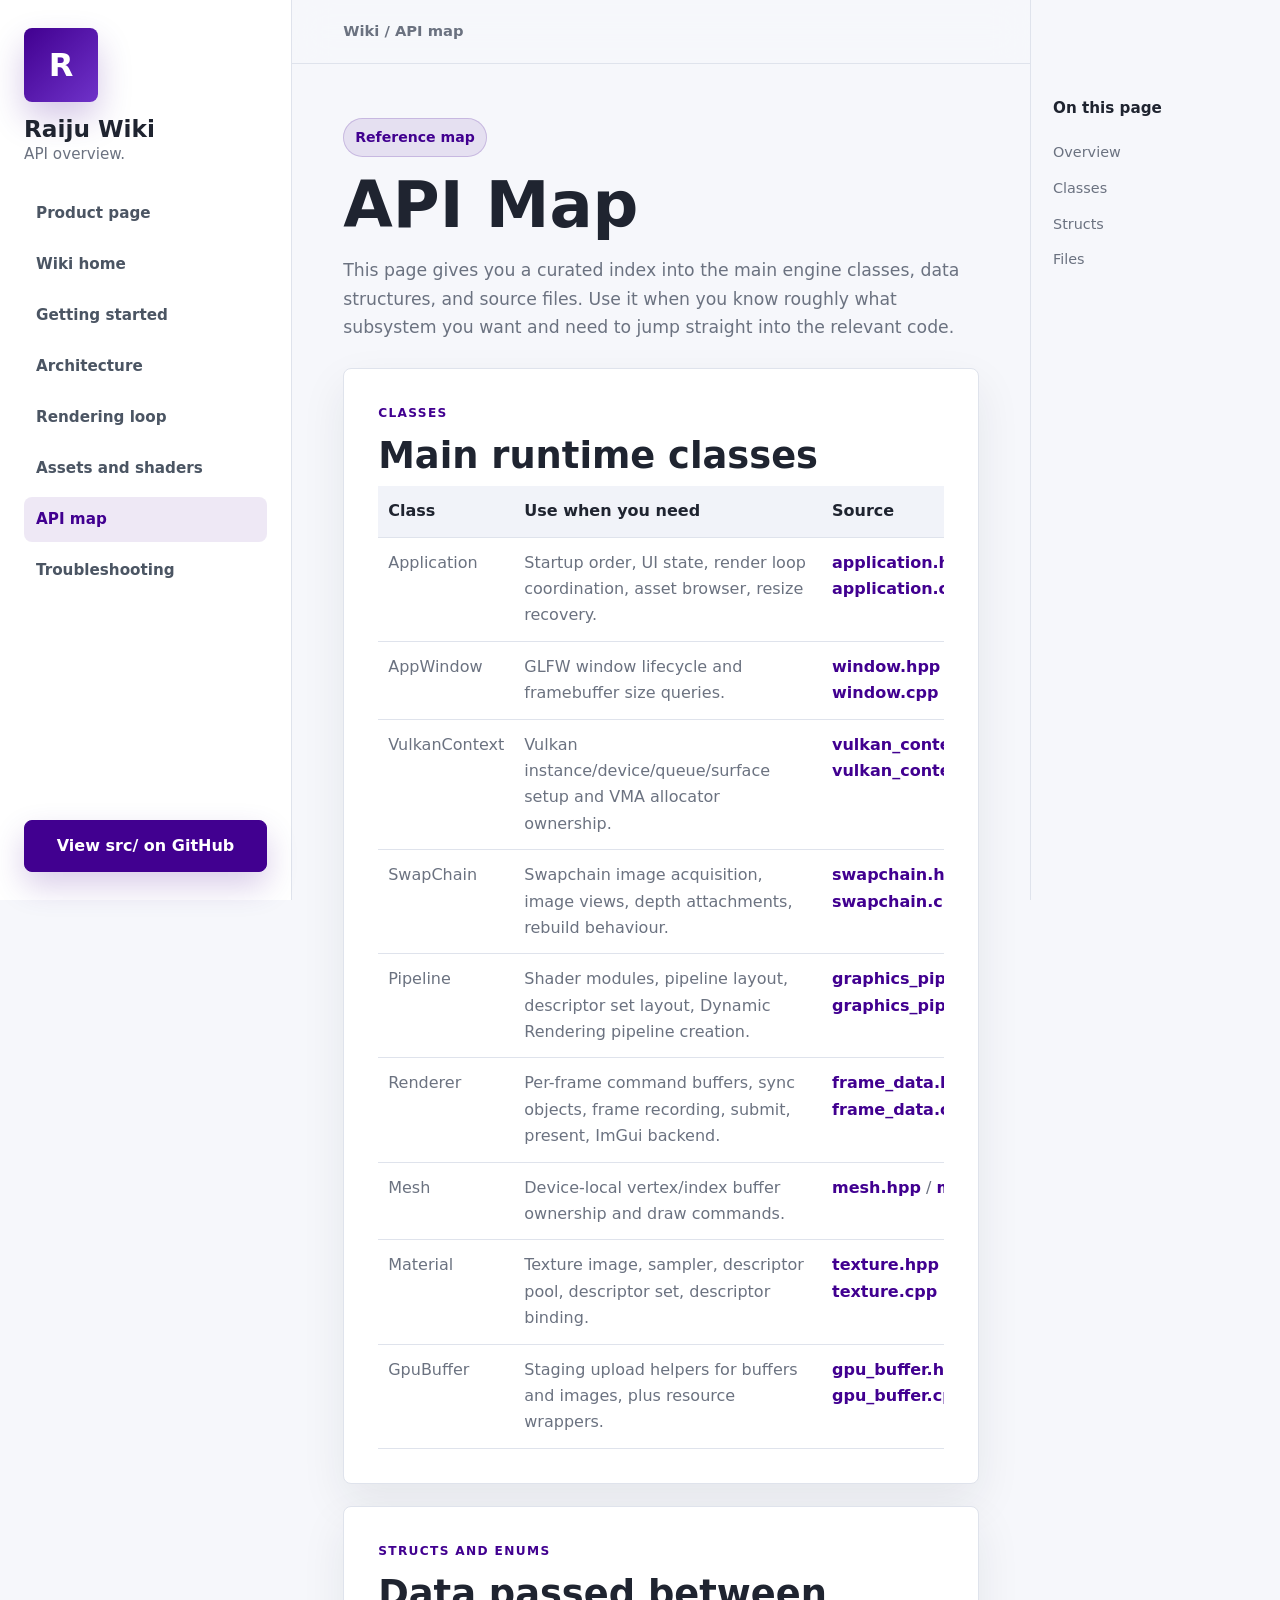
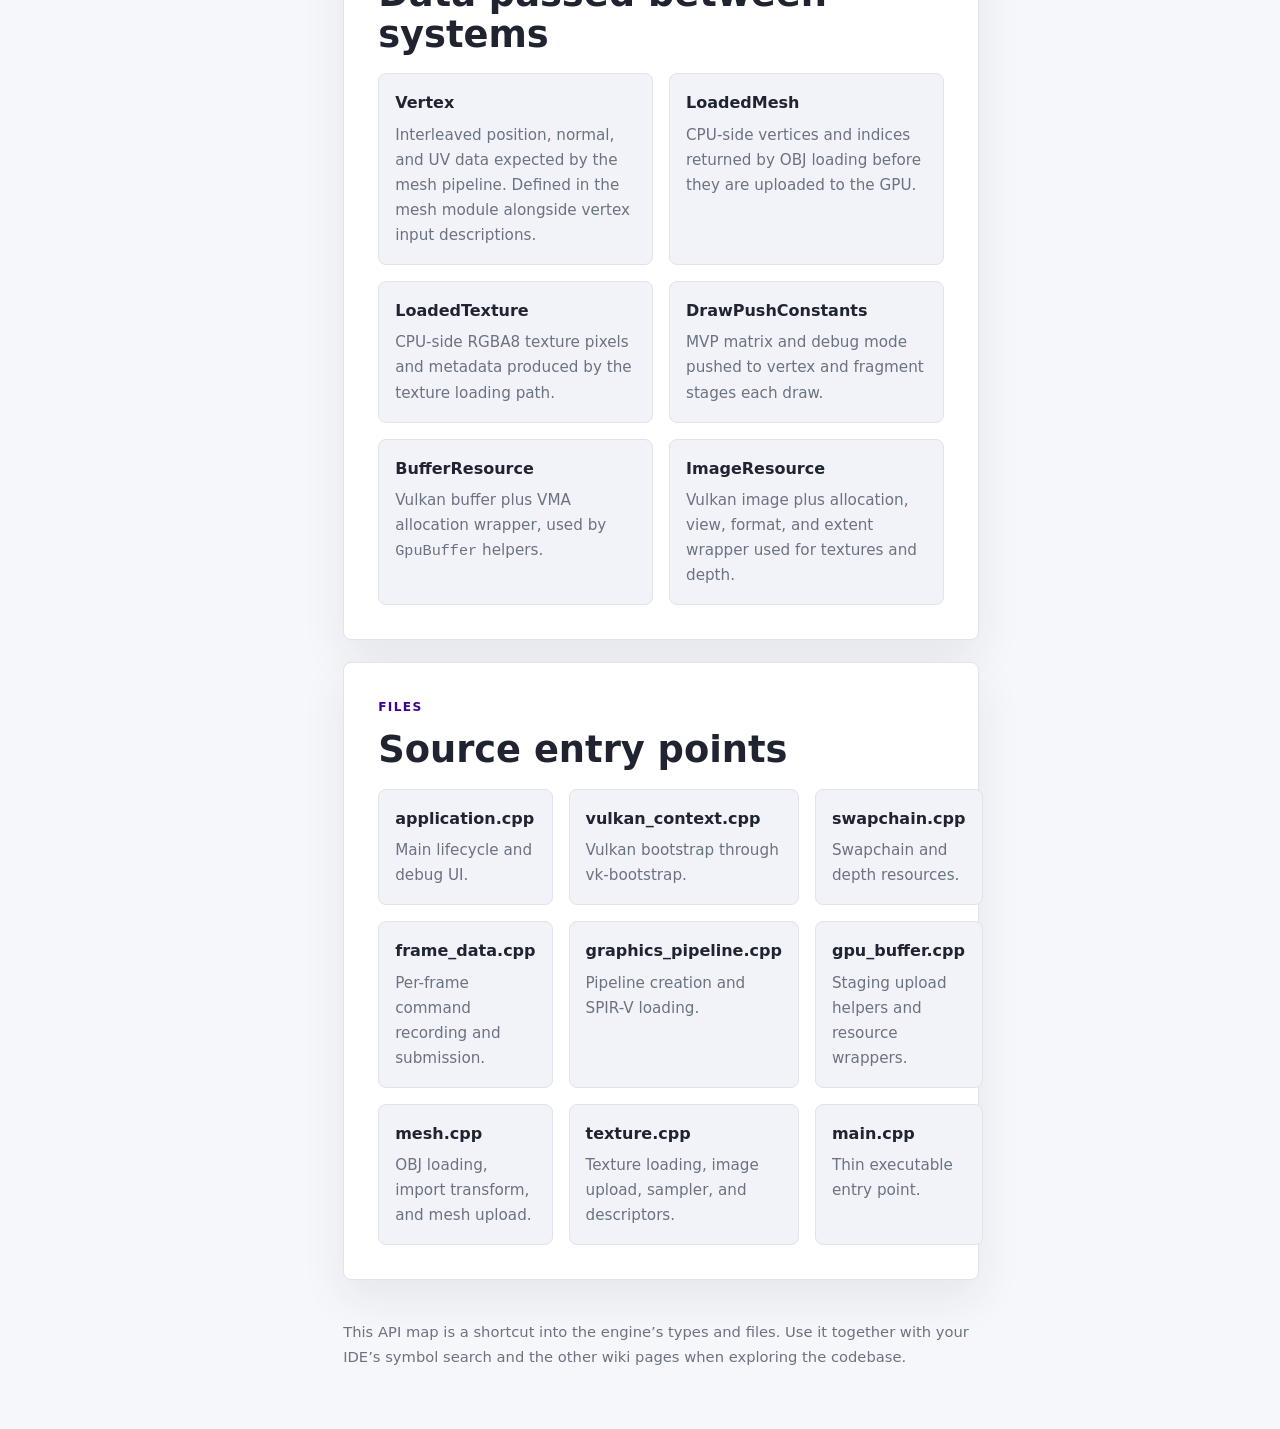
<file: docs/wiki/api-map.html>
<!doctype html>
<html lang="en">
    <head>
        <meta charset="utf-8" />
        <meta name="viewport" content="width=device-width, initial-scale=1" />
        <meta name="description" content="API map for Raiju Renderer." />
        <title>API Map | Raiju Renderer Wiki</title>
        <link rel="stylesheet" href="wiki.css" />
    </head>
    <body>
        <div class="layout">
            <aside class="sidebar">
                <div class="profile">
                    <div class="avatar">R</div>
                    <div>
                        <h1>Raiju Wiki</h1>
                        <p>API overview.</p>
                    </div>
                </div>
                <nav class="nav">
                    <a href="../../index.html">Product page</a>
                    <a href="index.html">Wiki home</a>
                    <a href="getting-started.html">Getting started</a>
                    <a href="architecture.html">Architecture</a>
                    <a href="rendering-loop.html">Rendering loop</a>
                    <a href="assets-shaders.html">Assets and shaders</a>
                    <a href="api-map.html" aria-current="page">API map</a>
                    <a href="troubleshooting.html">Troubleshooting</a>
                </nav>
                <div class="sidebar-footer">
                    <a
                        class="button primary"
                        href="https://github.com/Raiju-Deeq/FYP-Vulkan-Renderer/tree/main/src"
                        target="_blank"
                        rel="noreferrer"
                        >View src/ on GitHub</a
                    >
                </div>
            </aside>

            <main class="content">
                <div class="topbar">
                    <div class="crumb">Wiki / API map</div>
                </div>

                <section class="hero" id="overview">
                    <span class="eyebrow">Reference map</span>
                    <h2>API Map</h2>
                    <p class="lead">
                        This page gives you a curated index into the main engine
                        classes, data structures, and source files. Use it when
                        you know roughly what subsystem you want and need to
                        jump straight into the relevant code.
                    </p>
                </section>

                <article class="card" id="classes">
                    <div class="meta">Classes</div>
                    <h3>Main runtime classes</h3>
                    <div class="table-wrap">
                        <table>
                            <thead>
                                <tr>
                                    <th>Class</th>
                                    <th>Use when you need</th>
                                    <th>Source</th>
                                </tr>
                            </thead>
                            <tbody>
                                <tr>
                                    <td>Application</td>
                                    <td>
                                        Startup order, UI state, render loop
                                        coordination, asset browser, resize
                                        recovery.
                                    </td>
                                    <td>
                                        <a
                                            href="https://github.com/Raiju-Deeq/FYP-Vulkan-Renderer/blob/main/src/application.hpp"
                                            target="_blank"
                                            rel="noreferrer"
                                            >application.hpp</a
                                        >
                                        /
                                        <a
                                            href="https://github.com/Raiju-Deeq/FYP-Vulkan-Renderer/blob/main/src/application.cpp"
                                            target="_blank"
                                            rel="noreferrer"
                                            >application.cpp</a
                                        >
                                    </td>
                                </tr>
                                <tr>
                                    <td>AppWindow</td>
                                    <td>
                                        GLFW window lifecycle and framebuffer
                                        size queries.
                                    </td>
                                    <td>
                                        <a
                                            href="https://github.com/Raiju-Deeq/FYP-Vulkan-Renderer/blob/main/src/window.hpp"
                                            target="_blank"
                                            rel="noreferrer"
                                            >window.hpp</a
                                        >
                                        /
                                        <a
                                            href="https://github.com/Raiju-Deeq/FYP-Vulkan-Renderer/blob/main/src/window.cpp"
                                            target="_blank"
                                            rel="noreferrer"
                                            >window.cpp</a
                                        >
                                    </td>
                                </tr>
                                <tr>
                                    <td>VulkanContext</td>
                                    <td>
                                        Vulkan instance/device/queue/surface
                                        setup and VMA allocator ownership.
                                    </td>
                                    <td>
                                        <a
                                            href="https://github.com/Raiju-Deeq/FYP-Vulkan-Renderer/blob/main/src/vulkan_context.hpp"
                                            target="_blank"
                                            rel="noreferrer"
                                            >vulkan_context.hpp</a
                                        >
                                        /
                                        <a
                                            href="https://github.com/Raiju-Deeq/FYP-Vulkan-Renderer/blob/main/src/vulkan_context.cpp"
                                            target="_blank"
                                            rel="noreferrer"
                                            >vulkan_context.cpp</a
                                        >
                                    </td>
                                </tr>
                                <tr>
                                    <td>SwapChain</td>
                                    <td>
                                        Swapchain image acquisition, image
                                        views, depth attachments, rebuild
                                        behaviour.
                                    </td>
                                    <td>
                                        <a
                                            href="https://github.com/Raiju-Deeq/FYP-Vulkan-Renderer/blob/main/src/swapchain.hpp"
                                            target="_blank"
                                            rel="noreferrer"
                                            >swapchain.hpp</a
                                        >
                                        /
                                        <a
                                            href="https://github.com/Raiju-Deeq/FYP-Vulkan-Renderer/blob/main/src/swapchain.cpp"
                                            target="_blank"
                                            rel="noreferrer"
                                            >swapchain.cpp</a
                                        >
                                    </td>
                                </tr>
                                <tr>
                                    <td>Pipeline</td>
                                    <td>
                                        Shader modules, pipeline layout,
                                        descriptor set layout, Dynamic Rendering
                                        pipeline creation.
                                    </td>
                                    <td>
                                        <a
                                            href="https://github.com/Raiju-Deeq/FYP-Vulkan-Renderer/blob/main/src/graphics_pipeline.hpp"
                                            target="_blank"
                                            rel="noreferrer"
                                            >graphics_pipeline.hpp</a
                                        >
                                        /
                                        <a
                                            href="https://github.com/Raiju-Deeq/FYP-Vulkan-Renderer/blob/main/src/graphics_pipeline.cpp"
                                            target="_blank"
                                            rel="noreferrer"
                                            >graphics_pipeline.cpp</a
                                        >
                                    </td>
                                </tr>
                                <tr>
                                    <td>Renderer</td>
                                    <td>
                                        Per-frame command buffers, sync objects,
                                        frame recording, submit, present, ImGui
                                        backend.
                                    </td>
                                    <td>
                                        <a
                                            href="https://github.com/Raiju-Deeq/FYP-Vulkan-Renderer/blob/main/src/frame_data.hpp"
                                            target="_blank"
                                            rel="noreferrer"
                                            >frame_data.hpp</a
                                        >
                                        /
                                        <a
                                            href="https://github.com/Raiju-Deeq/FYP-Vulkan-Renderer/blob/main/src/frame_data.cpp"
                                            target="_blank"
                                            rel="noreferrer"
                                            >frame_data.cpp</a
                                        >
                                    </td>
                                </tr>
                                <tr>
                                    <td>Mesh</td>
                                    <td>
                                        Device-local vertex/index buffer
                                        ownership and draw commands.
                                    </td>
                                    <td>
                                        <a
                                            href="https://github.com/Raiju-Deeq/FYP-Vulkan-Renderer/blob/main/src/mesh.hpp"
                                            target="_blank"
                                            rel="noreferrer"
                                            >mesh.hpp</a
                                        >
                                        /
                                        <a
                                            href="https://github.com/Raiju-Deeq/FYP-Vulkan-Renderer/blob/main/src/mesh.cpp"
                                            target="_blank"
                                            rel="noreferrer"
                                            >mesh.cpp</a
                                        >
                                    </td>
                                </tr>
                                <tr>
                                    <td>Material</td>
                                    <td>
                                        Texture image, sampler, descriptor pool,
                                        descriptor set, descriptor binding.
                                    </td>
                                    <td>
                                        <a
                                            href="https://github.com/Raiju-Deeq/FYP-Vulkan-Renderer/blob/main/src/texture.hpp"
                                            target="_blank"
                                            rel="noreferrer"
                                            >texture.hpp</a
                                        >
                                        /
                                        <a
                                            href="https://github.com/Raiju-Deeq/FYP-Vulkan-Renderer/blob/main/src/texture.cpp"
                                            target="_blank"
                                            rel="noreferrer"
                                            >texture.cpp</a
                                        >
                                    </td>
                                </tr>
                                <tr>
                                    <td>GpuBuffer</td>
                                    <td>
                                        Staging upload helpers for buffers and
                                        images, plus resource wrappers.
                                    </td>
                                    <td>
                                        <a
                                            href="https://github.com/Raiju-Deeq/FYP-Vulkan-Renderer/blob/main/src/gpu_buffer.hpp"
                                            target="_blank"
                                            rel="noreferrer"
                                            >gpu_buffer.hpp</a
                                        >
                                        /
                                        <a
                                            href="https://github.com/Raiju-Deeq/FYP-Vulkan-Renderer/blob/main/src/gpu_buffer.cpp"
                                            target="_blank"
                                            rel="noreferrer"
                                            >gpu_buffer.cpp</a
                                        >
                                    </td>
                                </tr>
                            </tbody>
                        </table>
                    </div>
                </article>

                <article class="card" id="structs">
                    <div class="meta">Structs and enums</div>
                    <h3>Data passed between systems</h3>
                    <div class="grid">
                        <div class="tile">
                            <strong>Vertex</strong>
                            <p>
                                Interleaved position, normal, and UV data
                                expected by the mesh pipeline. Defined in the
                                mesh module alongside vertex input descriptions.
                            </p>
                        </div>
                        <div class="tile">
                            <strong>LoadedMesh</strong>
                            <p>
                                CPU-side vertices and indices returned by OBJ
                                loading before they are uploaded to the GPU.
                            </p>
                        </div>
                        <div class="tile">
                            <strong>LoadedTexture</strong>
                            <p>
                                CPU-side RGBA8 texture pixels and metadata
                                produced by the texture loading path.
                            </p>
                        </div>
                        <div class="tile">
                            <strong>DrawPushConstants</strong>
                            <p>
                                MVP matrix and debug mode pushed to vertex and
                                fragment stages each draw.
                            </p>
                        </div>
                        <div class="tile">
                            <strong>BufferResource</strong>
                            <p>
                                Vulkan buffer plus VMA allocation wrapper, used
                                by <code>GpuBuffer</code> helpers.
                            </p>
                        </div>
                        <div class="tile">
                            <strong>ImageResource</strong>
                            <p>
                                Vulkan image plus allocation, view, format, and
                                extent wrapper used for textures and depth.
                            </p>
                        </div>
                    </div>
                </article>

                <article class="card" id="files">
                    <div class="meta">Files</div>
                    <h3>Source entry points</h3>
                    <div class="grid three">
                        <a
                            class="tile"
                            href="https://github.com/Raiju-Deeq/FYP-Vulkan-Renderer/blob/main/src/application.cpp"
                            target="_blank"
                            rel="noreferrer"
                        >
                            <strong>application.cpp</strong>
                            <p>Main lifecycle and debug UI.</p>
                        </a>
                        <a
                            class="tile"
                            href="https://github.com/Raiju-Deeq/FYP-Vulkan-Renderer/blob/main/src/vulkan_context.cpp"
                            target="_blank"
                            rel="noreferrer"
                        >
                            <strong>vulkan_context.cpp</strong>
                            <p>Vulkan bootstrap through vk-bootstrap.</p>
                        </a>
                        <a
                            class="tile"
                            href="https://github.com/Raiju-Deeq/FYP-Vulkan-Renderer/blob/main/src/swapchain.cpp"
                            target="_blank"
                            rel="noreferrer"
                        >
                            <strong>swapchain.cpp</strong>
                            <p>Swapchain and depth resources.</p>
                        </a>
                        <a
                            class="tile"
                            href="https://github.com/Raiju-Deeq/FYP-Vulkan-Renderer/blob/main/src/frame_data.cpp"
                            target="_blank"
                            rel="noreferrer"
                        >
                            <strong>frame_data.cpp</strong>
                            <p>Per-frame command recording and submission.</p>
                        </a>
                        <a
                            class="tile"
                            href="https://github.com/Raiju-Deeq/FYP-Vulkan-Renderer/blob/main/src/graphics_pipeline.cpp"
                            target="_blank"
                            rel="noreferrer"
                        >
                            <strong>graphics_pipeline.cpp</strong>
                            <p>Pipeline creation and SPIR-V loading.</p>
                        </a>
                        <a
                            class="tile"
                            href="https://github.com/Raiju-Deeq/FYP-Vulkan-Renderer/blob/main/src/gpu_buffer.cpp"
                            target="_blank"
                            rel="noreferrer"
                        >
                            <strong>gpu_buffer.cpp</strong>
                            <p>Staging upload helpers and resource wrappers.</p>
                        </a>
                        <a
                            class="tile"
                            href="https://github.com/Raiju-Deeq/FYP-Vulkan-Renderer/blob/main/src/mesh.cpp"
                            target="_blank"
                            rel="noreferrer"
                        >
                            <strong>mesh.cpp</strong>
                            <p>
                                OBJ loading, import transform, and mesh upload.
                            </p>
                        </a>
                        <a
                            class="tile"
                            href="https://github.com/Raiju-Deeq/FYP-Vulkan-Renderer/blob/main/src/texture.cpp"
                            target="_blank"
                            rel="noreferrer"
                        >
                            <strong>texture.cpp</strong>
                            <p>
                                Texture loading, image upload, sampler, and
                                descriptors.
                            </p>
                        </a>
                        <a
                            class="tile"
                            href="https://github.com/Raiju-Deeq/FYP-Vulkan-Renderer/blob/main/src/main.cpp"
                            target="_blank"
                            rel="noreferrer"
                        >
                            <strong>main.cpp</strong>
                            <p>Thin executable entry point.</p>
                        </a>
                    </div>
                </article>

                <footer>
                    This API map is a shortcut into the engine’s types and
                    files. Use it together with your IDE’s symbol search and the
                    other wiki pages when exploring the codebase.
                </footer>
            </main>

            <aside class="toc">
                <strong>On this page</strong>
                <a href="#overview">Overview</a>
                <a href="#classes">Classes</a>
                <a href="#structs">Structs</a>
                <a href="#files">Files</a>
            </aside>
        </div>
    </body>
</html>
</file>
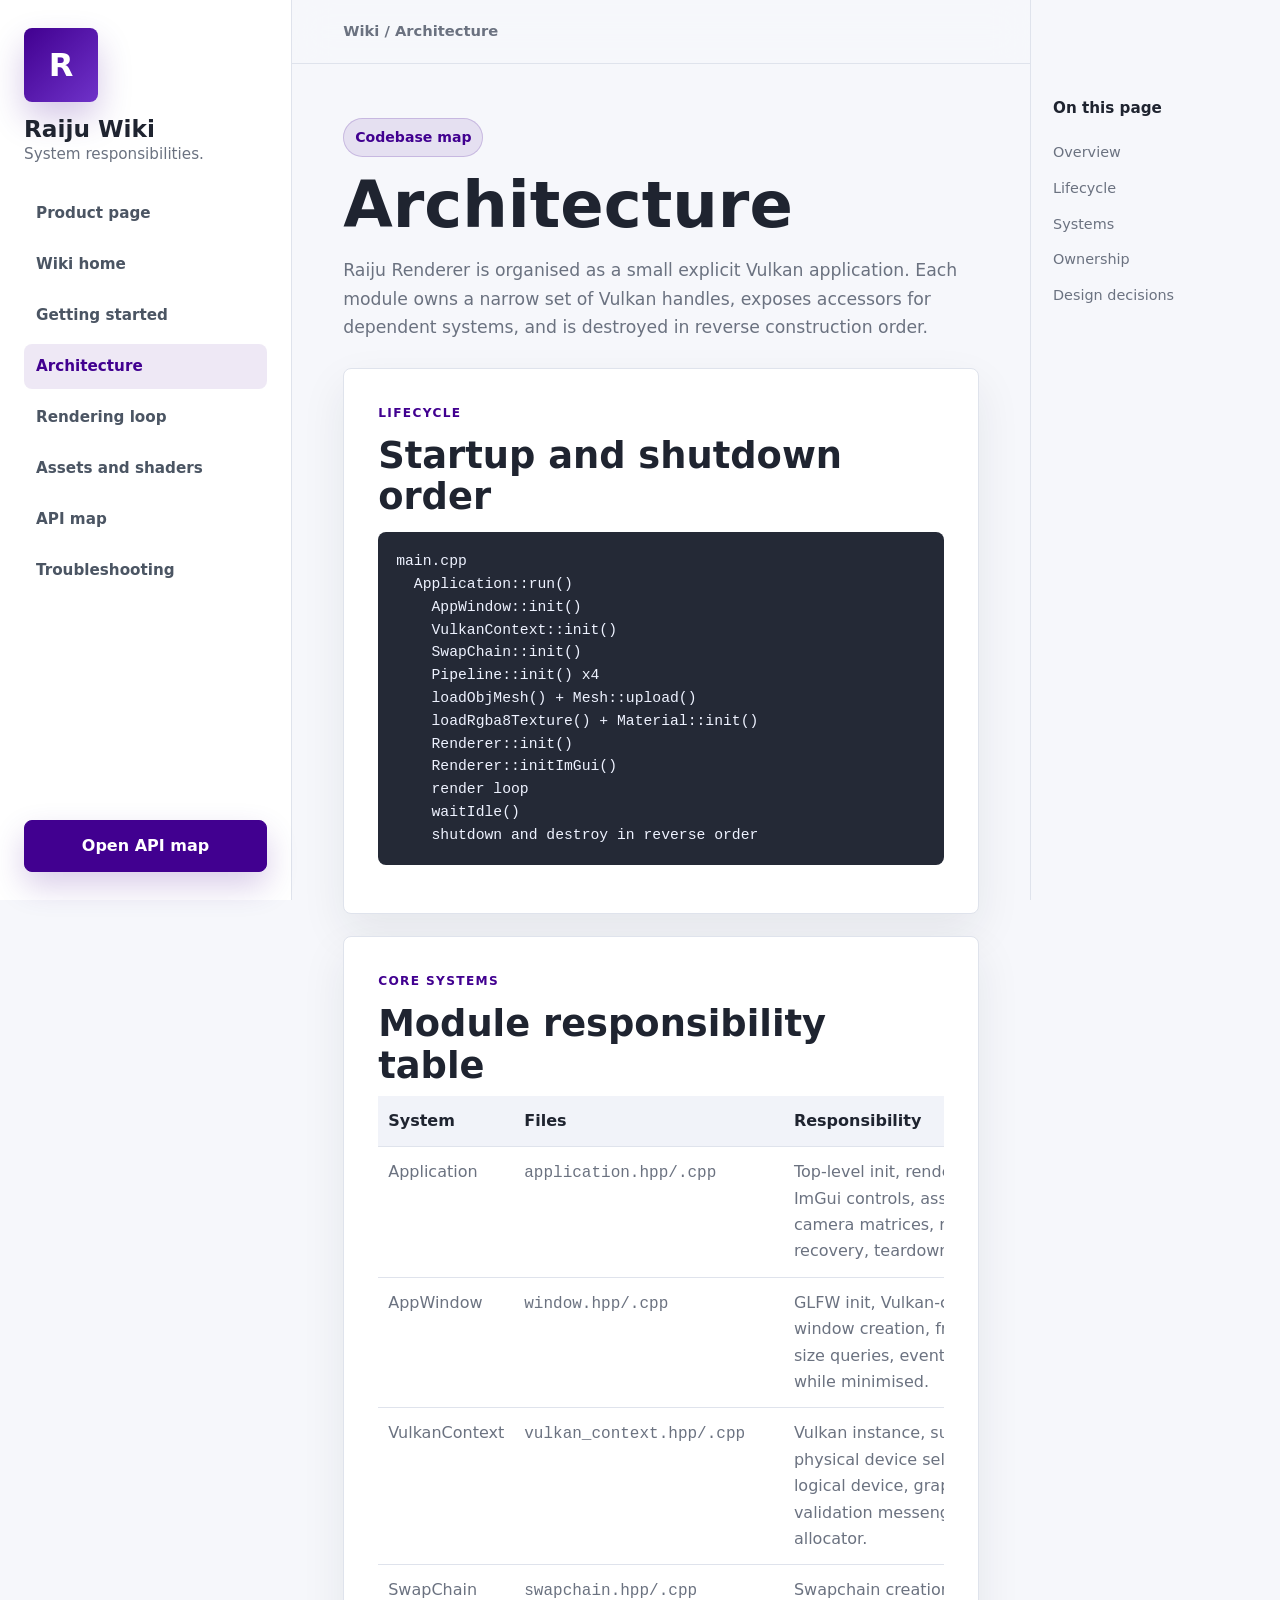
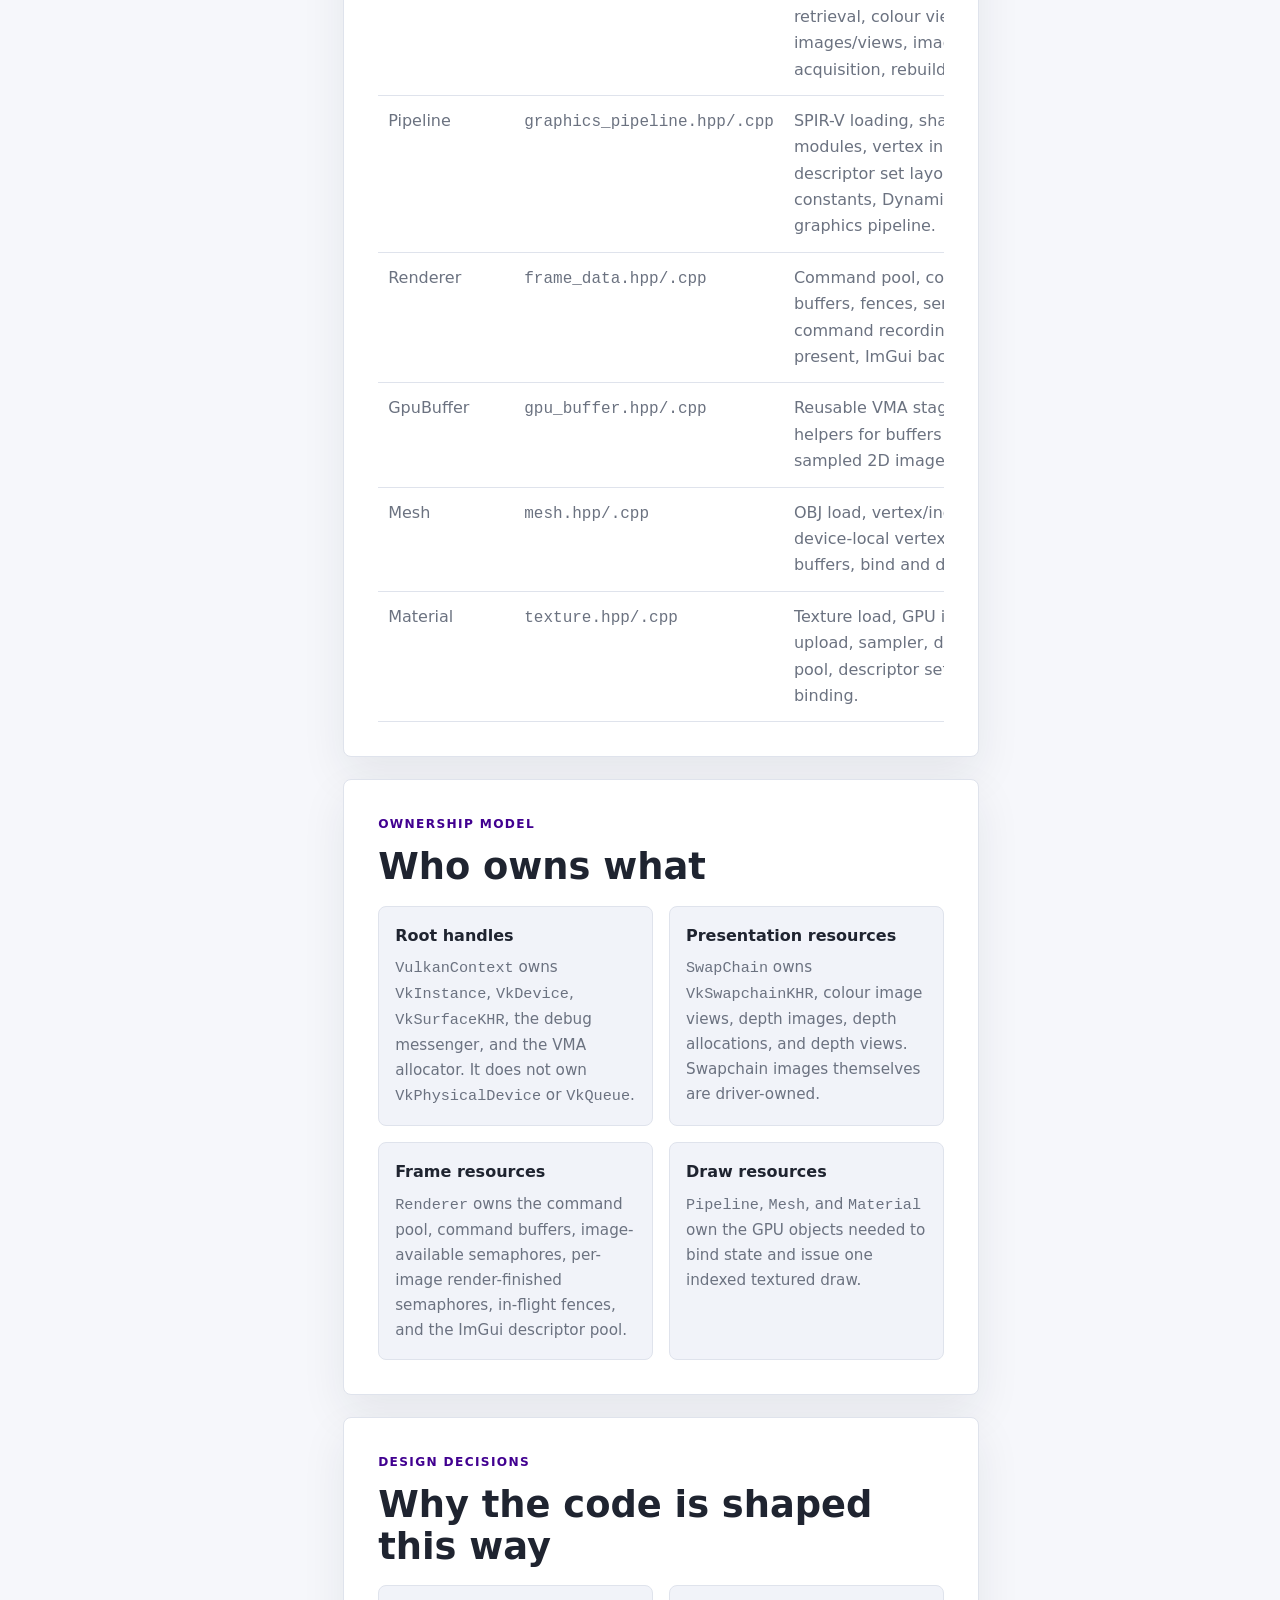
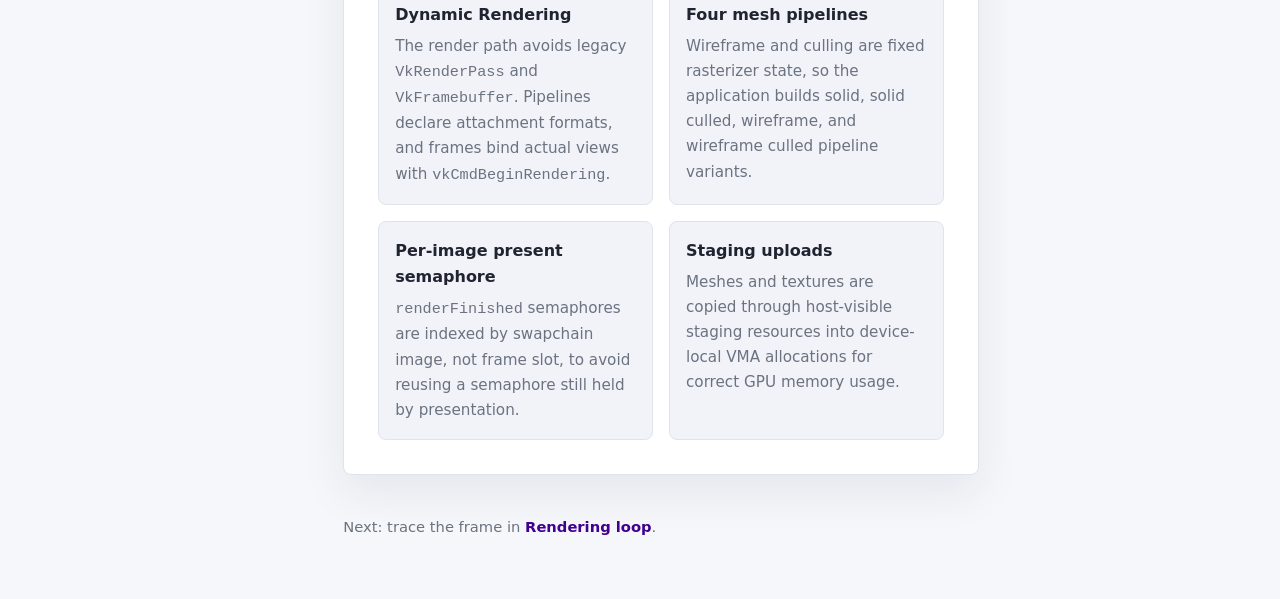
<file: docs/wiki/architecture.html>
<!doctype html>
<html lang="en">
    <head>
        <meta charset="utf-8" />
        <meta name="viewport" content="width=device-width, initial-scale=1" />
        <meta
            name="description"
            content="Architecture guide for Raiju Renderer."
        />
        <title>Architecture | Raiju Renderer Wiki</title>
        <link rel="stylesheet" href="wiki.css" />
    </head>
    <body>
        <div class="layout">
            <aside class="sidebar">
                <div class="profile">
                    <div class="avatar">R</div>
                    <div>
                        <h1>Raiju Wiki</h1>
                        <p>System responsibilities.</p>
                    </div>
                </div>
                <nav class="nav">
                    <a href="../../index.html">Product page</a>
                    <a href="index.html">Wiki home</a>
                    <a href="getting-started.html">Getting started</a>
                    <a href="architecture.html" aria-current="page"
                        >Architecture</a
                    >
                    <a href="rendering-loop.html">Rendering loop</a>
                    <a href="assets-shaders.html">Assets and shaders</a>
                    <a href="api-map.html">API map</a>
                    <a href="troubleshooting.html">Troubleshooting</a>
                </nav>
                <div class="sidebar-footer">
                    <a class="button primary" href="api-map.html"
                        >Open API map</a
                    >
                </div>
            </aside>

            <main class="content">
                <div class="topbar">
                    <div class="crumb">Wiki / Architecture</div>
                </div>

                <section class="hero" id="overview">
                    <span class="eyebrow">Codebase map</span>
                    <h2>Architecture</h2>
                    <p class="lead">
                        Raiju Renderer is organised as a small explicit Vulkan
                        application. Each module owns a narrow set of Vulkan
                        handles, exposes accessors for dependent systems, and is
                        destroyed in reverse construction order.
                    </p>
                </section>

                <article class="card" id="lifecycle">
                    <div class="meta">Lifecycle</div>
                    <h3>Startup and shutdown order</h3>
                    <pre class="code">
main.cpp
  Application::run()
    AppWindow::init()
    VulkanContext::init()
    SwapChain::init()
    Pipeline::init() x4
    loadObjMesh() + Mesh::upload()
    loadRgba8Texture() + Material::init()
    Renderer::init()
    Renderer::initImGui()
    render loop
    waitIdle()
    shutdown and destroy in reverse order</pre
                    >
                </article>

                <article class="card" id="systems">
                    <div class="meta">Core systems</div>
                    <h3>Module responsibility table</h3>
                    <div class="table-wrap">
                        <table>
                            <thead>
                                <tr>
                                    <th>System</th>
                                    <th>Files</th>
                                    <th>Responsibility</th>
                                </tr>
                            </thead>
                            <tbody>
                                <tr>
                                    <td>Application</td>
                                    <td><code>application.hpp/.cpp</code></td>
                                    <td>
                                        Top-level init, render loop, ImGui
                                        controls, asset reloads, camera
                                        matrices, resize recovery, teardown.
                                    </td>
                                </tr>
                                <tr>
                                    <td>AppWindow</td>
                                    <td><code>window.hpp/.cpp</code></td>
                                    <td>
                                        GLFW init, Vulkan-compatible window
                                        creation, framebuffer size queries,
                                        event polling, wait while minimised.
                                    </td>
                                </tr>
                                <tr>
                                    <td>VulkanContext</td>
                                    <td>
                                        <code>vulkan_context.hpp/.cpp</code>
                                    </td>
                                    <td>
                                        Vulkan instance, surface, physical
                                        device selection, logical device,
                                        graphics queue, validation messenger,
                                        VMA allocator.
                                    </td>
                                </tr>
                                <tr>
                                    <td>SwapChain</td>
                                    <td><code>swapchain.hpp/.cpp</code></td>
                                    <td>
                                        Swapchain creation, image retrieval,
                                        colour views, depth images/views, image
                                        acquisition, rebuild on resize.
                                    </td>
                                </tr>
                                <tr>
                                    <td>Pipeline</td>
                                    <td>
                                        <code>graphics_pipeline.hpp/.cpp</code>
                                    </td>
                                    <td>
                                        SPIR-V loading, shader modules, vertex
                                        input layout, descriptor set layout,
                                        push constants, Dynamic Rendering
                                        graphics pipeline.
                                    </td>
                                </tr>
                                <tr>
                                    <td>Renderer</td>
                                    <td><code>frame_data.hpp/.cpp</code></td>
                                    <td>
                                        Command pool, command buffers, fences,
                                        semaphores, command recording, submit,
                                        present, ImGui backend.
                                    </td>
                                </tr>
                                <tr>
                                    <td>GpuBuffer</td>
                                    <td><code>gpu_buffer.hpp/.cpp</code></td>
                                    <td>
                                        Reusable VMA staging upload helpers for
                                        buffers and sampled 2D images.
                                    </td>
                                </tr>
                                <tr>
                                    <td>Mesh</td>
                                    <td><code>mesh.hpp/.cpp</code></td>
                                    <td>
                                        OBJ load, vertex/index layout,
                                        device-local vertex and index buffers,
                                        bind and draw calls.
                                    </td>
                                </tr>
                                <tr>
                                    <td>Material</td>
                                    <td><code>texture.hpp/.cpp</code></td>
                                    <td>
                                        Texture load, GPU image upload, sampler,
                                        descriptor pool, descriptor set,
                                        descriptor binding.
                                    </td>
                                </tr>
                            </tbody>
                        </table>
                    </div>
                </article>

                <article class="card" id="ownership">
                    <div class="meta">Ownership model</div>
                    <h3>Who owns what</h3>
                    <div class="grid">
                        <div class="tile">
                            <strong>Root handles</strong>
                            <p>
                                <code>VulkanContext</code> owns
                                <code>VkInstance</code>, <code>VkDevice</code>,
                                <code>VkSurfaceKHR</code>, the debug messenger,
                                and the VMA allocator. It does not own
                                <code>VkPhysicalDevice</code> or
                                <code>VkQueue</code>.
                            </p>
                        </div>
                        <div class="tile">
                            <strong>Presentation resources</strong>
                            <p>
                                <code>SwapChain</code> owns
                                <code>VkSwapchainKHR</code>, colour image views,
                                depth images, depth allocations, and depth
                                views. Swapchain images themselves are
                                driver-owned.
                            </p>
                        </div>
                        <div class="tile">
                            <strong>Frame resources</strong>
                            <p>
                                <code>Renderer</code> owns the command pool,
                                command buffers, image-available semaphores,
                                per-image render-finished semaphores, in-flight
                                fences, and the ImGui descriptor pool.
                            </p>
                        </div>
                        <div class="tile">
                            <strong>Draw resources</strong>
                            <p>
                                <code>Pipeline</code>, <code>Mesh</code>, and
                                <code>Material</code> own the GPU objects needed
                                to bind state and issue one indexed textured
                                draw.
                            </p>
                        </div>
                    </div>
                </article>

                <article class="card" id="design-decisions">
                    <div class="meta">Design decisions</div>
                    <h3>Why the code is shaped this way</h3>
                    <div class="grid">
                        <div class="tile">
                            <strong>Dynamic Rendering</strong>
                            <p>
                                The render path avoids legacy
                                <code>VkRenderPass</code> and
                                <code>VkFramebuffer</code>. Pipelines declare
                                attachment formats, and frames bind actual views
                                with <code>vkCmdBeginRendering</code>.
                            </p>
                        </div>
                        <div class="tile">
                            <strong>Four mesh pipelines</strong>
                            <p>
                                Wireframe and culling are fixed rasterizer
                                state, so the application builds solid, solid
                                culled, wireframe, and wireframe culled pipeline
                                variants.
                            </p>
                        </div>
                        <div class="tile">
                            <strong>Per-image present semaphore</strong>
                            <p>
                                <code>renderFinished</code> semaphores are
                                indexed by swapchain image, not frame slot, to
                                avoid reusing a semaphore still held by
                                presentation.
                            </p>
                        </div>
                        <div class="tile">
                            <strong>Staging uploads</strong>
                            <p>
                                Meshes and textures are copied through
                                host-visible staging resources into device-local
                                VMA allocations for correct GPU memory usage.
                            </p>
                        </div>
                    </div>
                </article>

                <footer>
                    Next: trace the frame in
                    <a class="inline-link" href="rendering-loop.html"
                        >Rendering loop</a
                    >.
                </footer>
            </main>

            <aside class="toc">
                <strong>On this page</strong>
                <a href="#overview">Overview</a>
                <a href="#lifecycle">Lifecycle</a>
                <a href="#systems">Systems</a>
                <a href="#ownership">Ownership</a>
                <a href="#design-decisions">Design decisions</a>
            </aside>
        </div>
    </body>
</html>
</file>
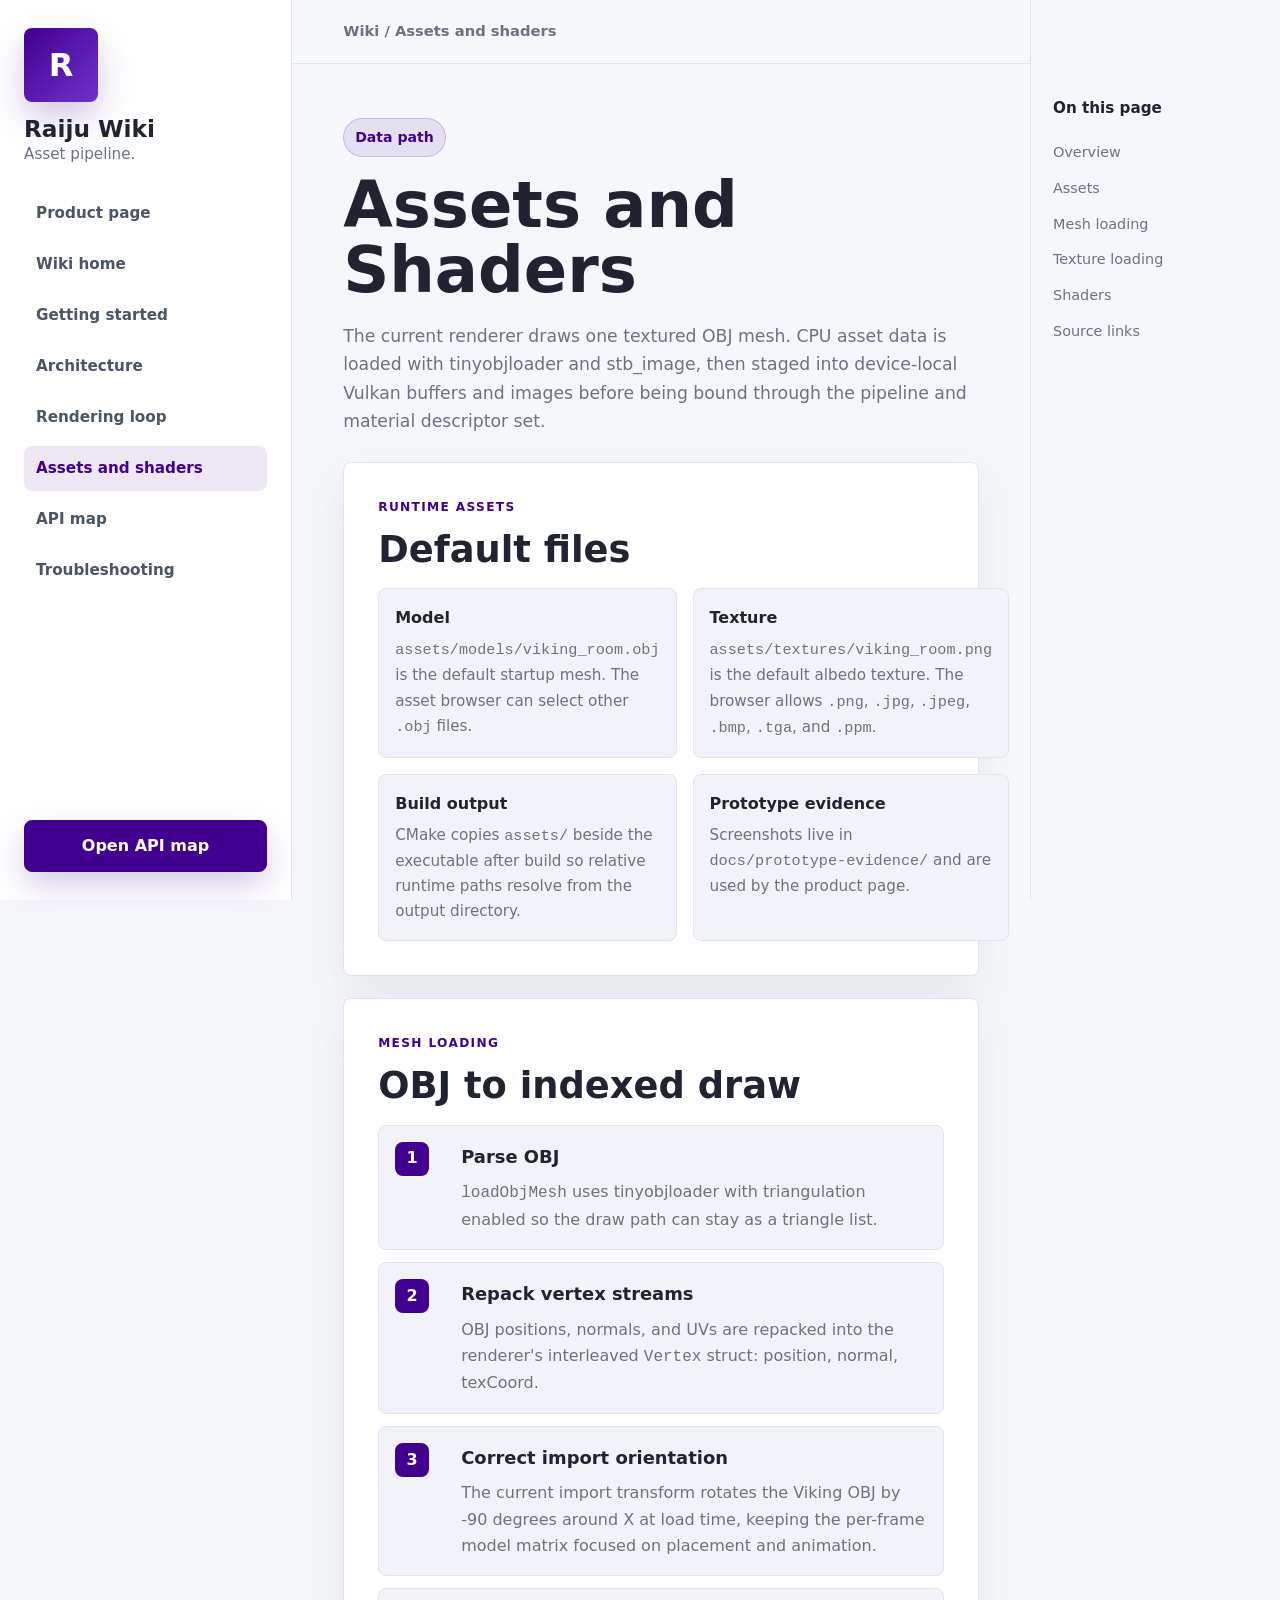
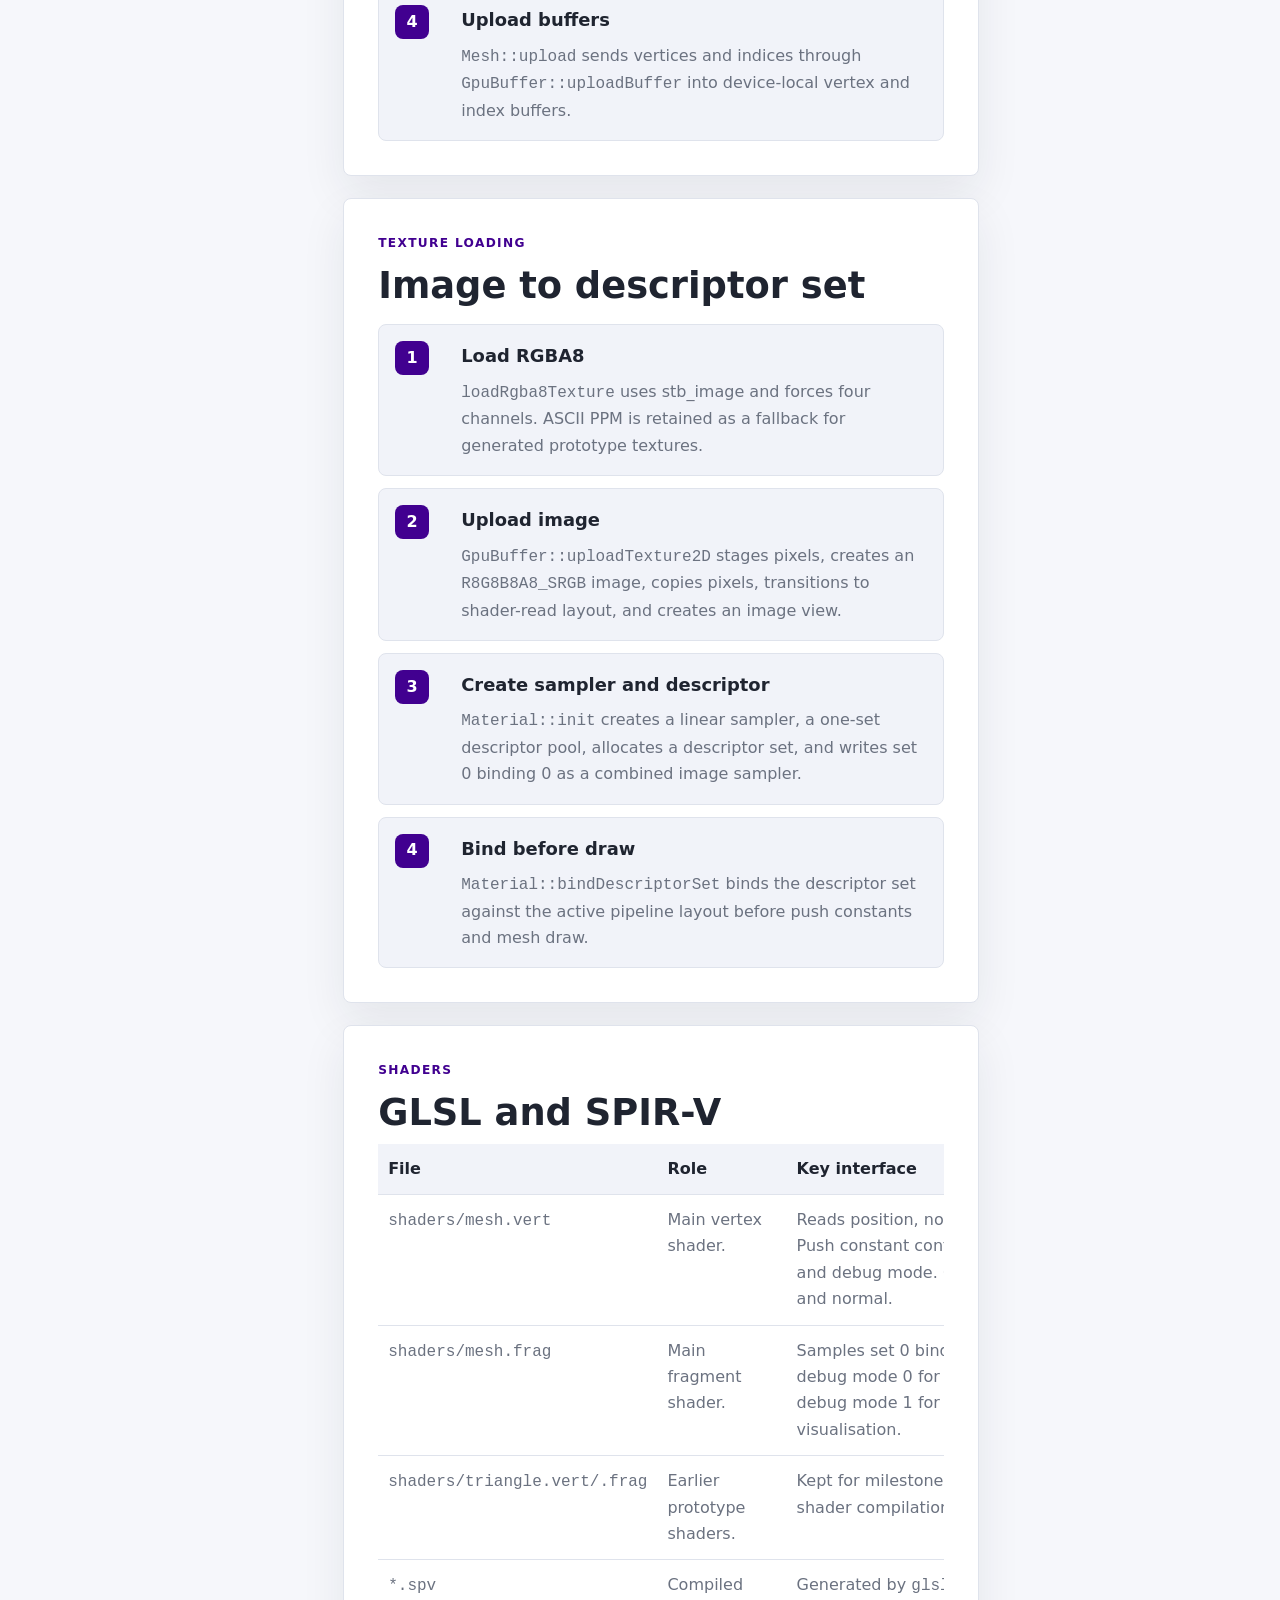
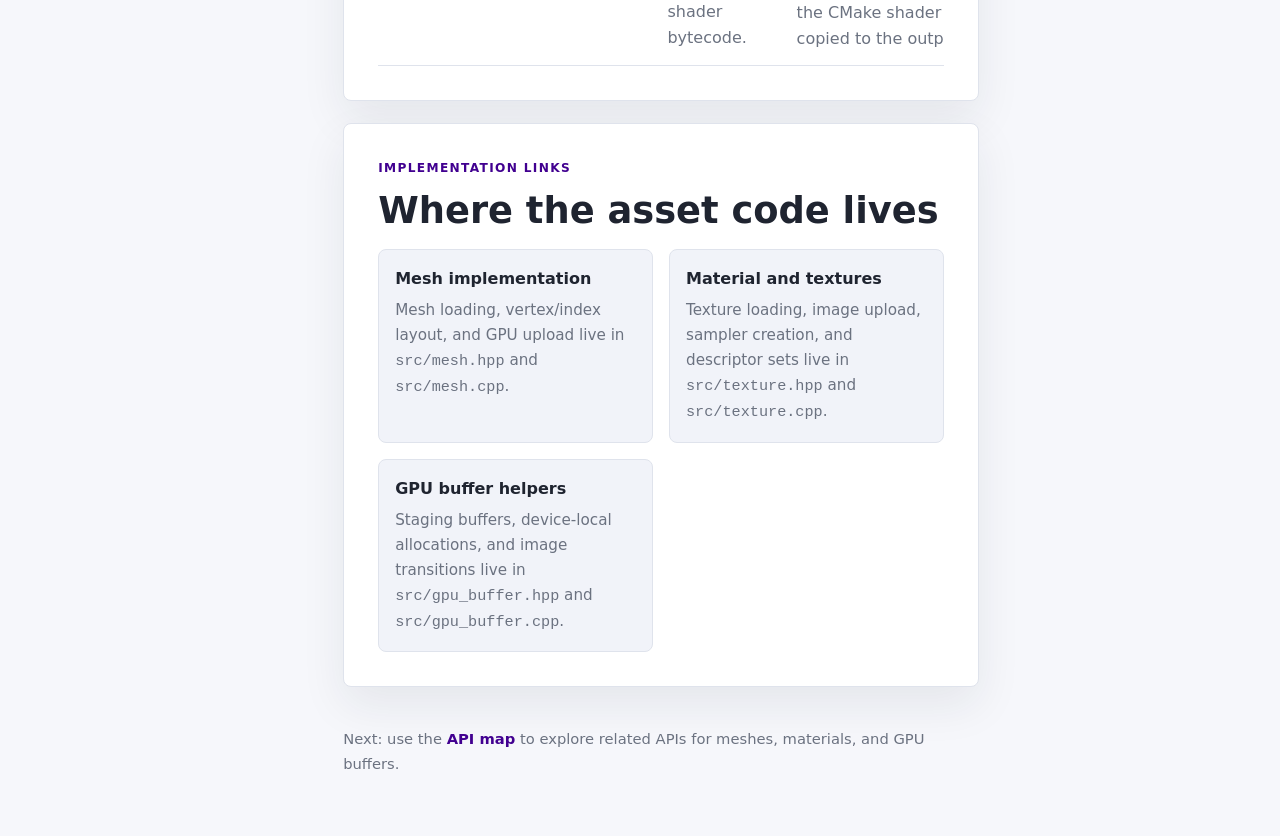
<file: docs/wiki/assets-shaders.html>
<!doctype html>
<html lang="en">
    <head>
        <meta charset="utf-8" />
        <meta name="viewport" content="width=device-width, initial-scale=1" />
        <meta
            name="description"
            content="Assets and shaders guide for Raiju Renderer."
        />
        <title>Assets and Shaders | Raiju Renderer Wiki</title>
        <link rel="stylesheet" href="wiki.css" />
    </head>
    <body>
        <div class="layout">
            <aside class="sidebar">
                <div class="profile">
                    <div class="avatar">R</div>
                    <div>
                        <h1>Raiju Wiki</h1>
                        <p>Asset pipeline.</p>
                    </div>
                </div>
                <nav class="nav">
                    <a href="../../index.html">Product page</a>
                    <a href="index.html">Wiki home</a>
                    <a href="getting-started.html">Getting started</a>
                    <a href="architecture.html">Architecture</a>
                    <a href="rendering-loop.html">Rendering loop</a>
                    <a href="assets-shaders.html" aria-current="page"
                        >Assets and shaders</a
                    >
                    <a href="api-map.html">API map</a>
                    <a href="troubleshooting.html">Troubleshooting</a>
                </nav>
                <div class="sidebar-footer">
                    <a class="button primary" href="api-map.html"
                        >Open API map</a
                    >
                </div>
            </aside>

            <main class="content">
                <div class="topbar">
                    <div class="crumb">Wiki / Assets and shaders</div>
                </div>

                <section class="hero" id="overview">
                    <span class="eyebrow">Data path</span>
                    <h2>Assets and Shaders</h2>
                    <p class="lead">
                        The current renderer draws one textured OBJ mesh. CPU
                        asset data is loaded with tinyobjloader and stb_image,
                        then staged into device-local Vulkan buffers and images
                        before being bound through the pipeline and material
                        descriptor set.
                    </p>
                </section>

                <article class="card" id="assets">
                    <div class="meta">Runtime assets</div>
                    <h3>Default files</h3>
                    <div class="grid">
                        <div class="tile">
                            <strong>Model</strong>
                            <p>
                                <code>assets/models/viking_room.obj</code> is
                                the default startup mesh. The asset browser can
                                select other <code>.obj</code> files.
                            </p>
                        </div>
                        <div class="tile">
                            <strong>Texture</strong>
                            <p>
                                <code>assets/textures/viking_room.png</code> is
                                the default albedo texture. The browser allows
                                <code>.png</code>, <code>.jpg</code>,
                                <code>.jpeg</code>, <code>.bmp</code>,
                                <code>.tga</code>, and <code>.ppm</code>.
                            </p>
                        </div>
                        <div class="tile">
                            <strong>Build output</strong>
                            <p>
                                CMake copies <code>assets/</code> beside the
                                executable after build so relative runtime paths
                                resolve from the output directory.
                            </p>
                        </div>
                        <div class="tile">
                            <strong>Prototype evidence</strong>
                            <p>
                                Screenshots live in
                                <code>docs/prototype-evidence/</code> and are
                                used by the product page.
                            </p>
                        </div>
                    </div>
                </article>

                <article class="card" id="mesh">
                    <div class="meta">Mesh loading</div>
                    <h3>OBJ to indexed draw</h3>
                    <div class="steps">
                        <div class="step">
                            <div>
                                <h4>Parse OBJ</h4>
                                <p>
                                    <code>loadObjMesh</code> uses tinyobjloader
                                    with triangulation enabled so the draw path
                                    can stay as a triangle list.
                                </p>
                            </div>
                        </div>
                        <div class="step">
                            <div>
                                <h4>Repack vertex streams</h4>
                                <p>
                                    OBJ positions, normals, and UVs are repacked
                                    into the renderer's interleaved
                                    <code>Vertex</code> struct: position,
                                    normal, texCoord.
                                </p>
                            </div>
                        </div>
                        <div class="step">
                            <div>
                                <h4>Correct import orientation</h4>
                                <p>
                                    The current import transform rotates the
                                    Viking OBJ by -90 degrees around X at load
                                    time, keeping the per-frame model matrix
                                    focused on placement and animation.
                                </p>
                            </div>
                        </div>
                        <div class="step">
                            <div>
                                <h4>Upload buffers</h4>
                                <p>
                                    <code>Mesh::upload</code> sends vertices and
                                    indices through
                                    <code>GpuBuffer::uploadBuffer</code> into
                                    device-local vertex and index buffers.
                                </p>
                            </div>
                        </div>
                    </div>
                </article>

                <article class="card" id="texture">
                    <div class="meta">Texture loading</div>
                    <h3>Image to descriptor set</h3>
                    <div class="steps">
                        <div class="step">
                            <div>
                                <h4>Load RGBA8</h4>
                                <p>
                                    <code>loadRgba8Texture</code> uses stb_image
                                    and forces four channels. ASCII PPM is
                                    retained as a fallback for generated
                                    prototype textures.
                                </p>
                            </div>
                        </div>
                        <div class="step">
                            <div>
                                <h4>Upload image</h4>
                                <p>
                                    <code>GpuBuffer::uploadTexture2D</code>
                                    stages pixels, creates an
                                    <code>R8G8B8A8_SRGB</code> image, copies
                                    pixels, transitions to shader-read layout,
                                    and creates an image view.
                                </p>
                            </div>
                        </div>
                        <div class="step">
                            <div>
                                <h4>Create sampler and descriptor</h4>
                                <p>
                                    <code>Material::init</code> creates a linear
                                    sampler, a one-set descriptor pool,
                                    allocates a descriptor set, and writes set 0
                                    binding 0 as a combined image sampler.
                                </p>
                            </div>
                        </div>
                        <div class="step">
                            <div>
                                <h4>Bind before draw</h4>
                                <p>
                                    <code>Material::bindDescriptorSet</code>
                                    binds the descriptor set against the active
                                    pipeline layout before push constants and
                                    mesh draw.
                                </p>
                            </div>
                        </div>
                    </div>
                </article>

                <article class="card" id="shaders">
                    <div class="meta">Shaders</div>
                    <h3>GLSL and SPIR-V</h3>
                    <div class="table-wrap">
                        <table>
                            <thead>
                                <tr>
                                    <th>File</th>
                                    <th>Role</th>
                                    <th>Key interface</th>
                                </tr>
                            </thead>
                            <tbody>
                                <tr>
                                    <td><code>shaders/mesh.vert</code></td>
                                    <td>Main vertex shader.</td>
                                    <td>
                                        Reads position, normal, UV. Push
                                        constant contains MVP and debug mode.
                                        Outputs UV and normal.
                                    </td>
                                </tr>
                                <tr>
                                    <td><code>shaders/mesh.frag</code></td>
                                    <td>Main fragment shader.</td>
                                    <td>
                                        Samples set 0 binding 0. Uses debug mode
                                        0 for lit texture, debug mode 1 for
                                        normal visualisation.
                                    </td>
                                </tr>
                                <tr>
                                    <td>
                                        <code>shaders/triangle.vert/.frag</code>
                                    </td>
                                    <td>Earlier prototype shaders.</td>
                                    <td>
                                        Kept for milestone history and shader
                                        compilation coverage.
                                    </td>
                                </tr>
                                <tr>
                                    <td><code>*.spv</code></td>
                                    <td>Compiled shader bytecode.</td>
                                    <td>
                                        Generated by <code>glslc</code> through
                                        the CMake shader target and copied to
                                        the output directory.
                                    </td>
                                </tr>
                            </tbody>
                        </table>
                    </div>
                </article>

                <article class="card" id="source-links">
                    <div class="meta">Implementation links</div>
                    <h3>Where the asset code lives</h3>
                    <div class="grid">
                        <div class="tile">
                            <strong>Mesh implementation</strong>
                            <p>
                                Mesh loading, vertex/index layout, and GPU
                                upload live in
                                <code>src/mesh.hpp</code> and
                                <code>src/mesh.cpp</code>.
                            </p>
                        </div>
                        <div class="tile">
                            <strong>Material and textures</strong>
                            <p>
                                Texture loading, image upload, sampler creation,
                                and descriptor sets live in
                                <code>src/texture.hpp</code> and
                                <code>src/texture.cpp</code>.
                            </p>
                        </div>
                        <div class="tile">
                            <strong>GPU buffer helpers</strong>
                            <p>
                                Staging buffers, device-local allocations, and
                                image transitions live in
                                <code>src/gpu_buffer.hpp</code> and
                                <code>src/gpu_buffer.cpp</code>.
                            </p>
                        </div>
                    </div>
                </article>

                <footer>
                    Next: use the
                    <a class="inline-link" href="api-map.html">API map</a>
                    to explore related APIs for meshes, materials, and GPU
                    buffers.
                </footer>
            </main>

            <aside class="toc">
                <strong>On this page</strong>
                <a href="#overview">Overview</a>
                <a href="#assets">Assets</a>
                <a href="#mesh">Mesh loading</a>
                <a href="#texture">Texture loading</a>
                <a href="#shaders">Shaders</a>
                <a href="#source-links">Source links</a>
            </aside>
        </div>
    </body>
</html>
</file>
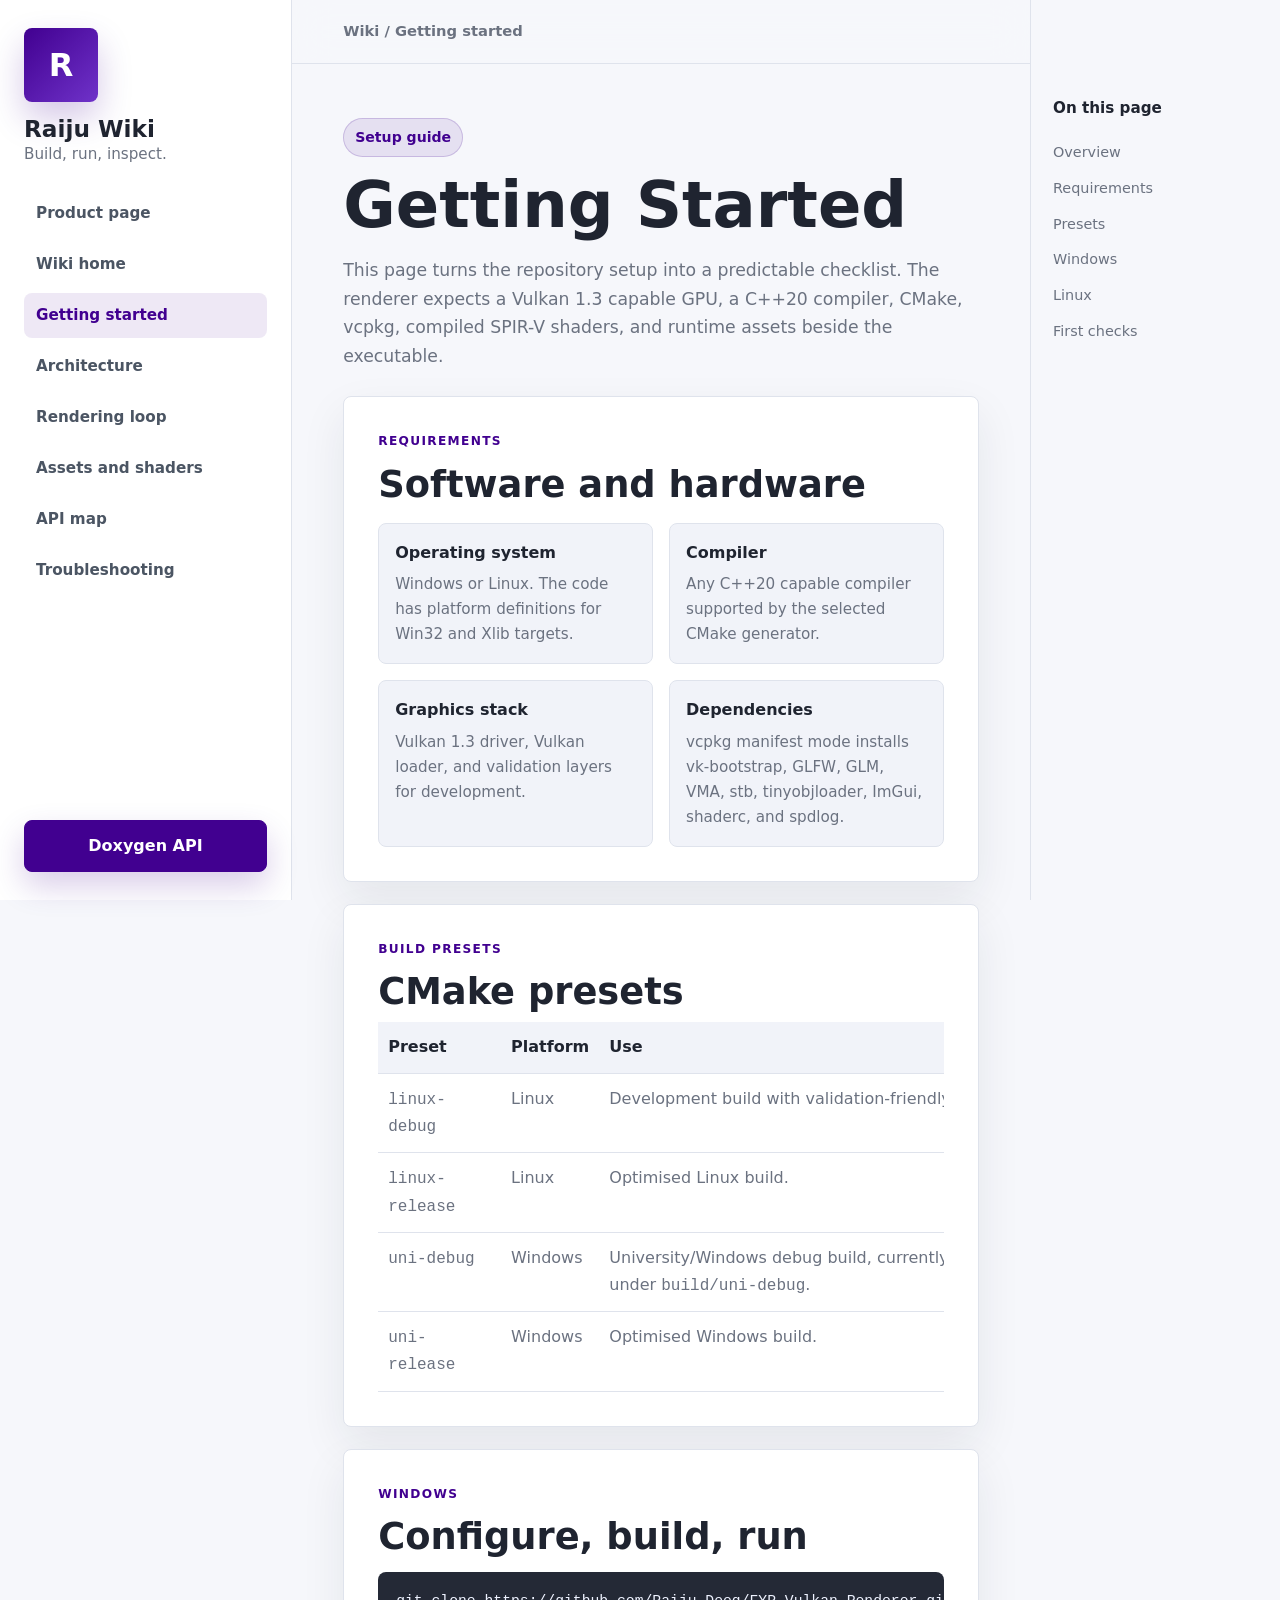
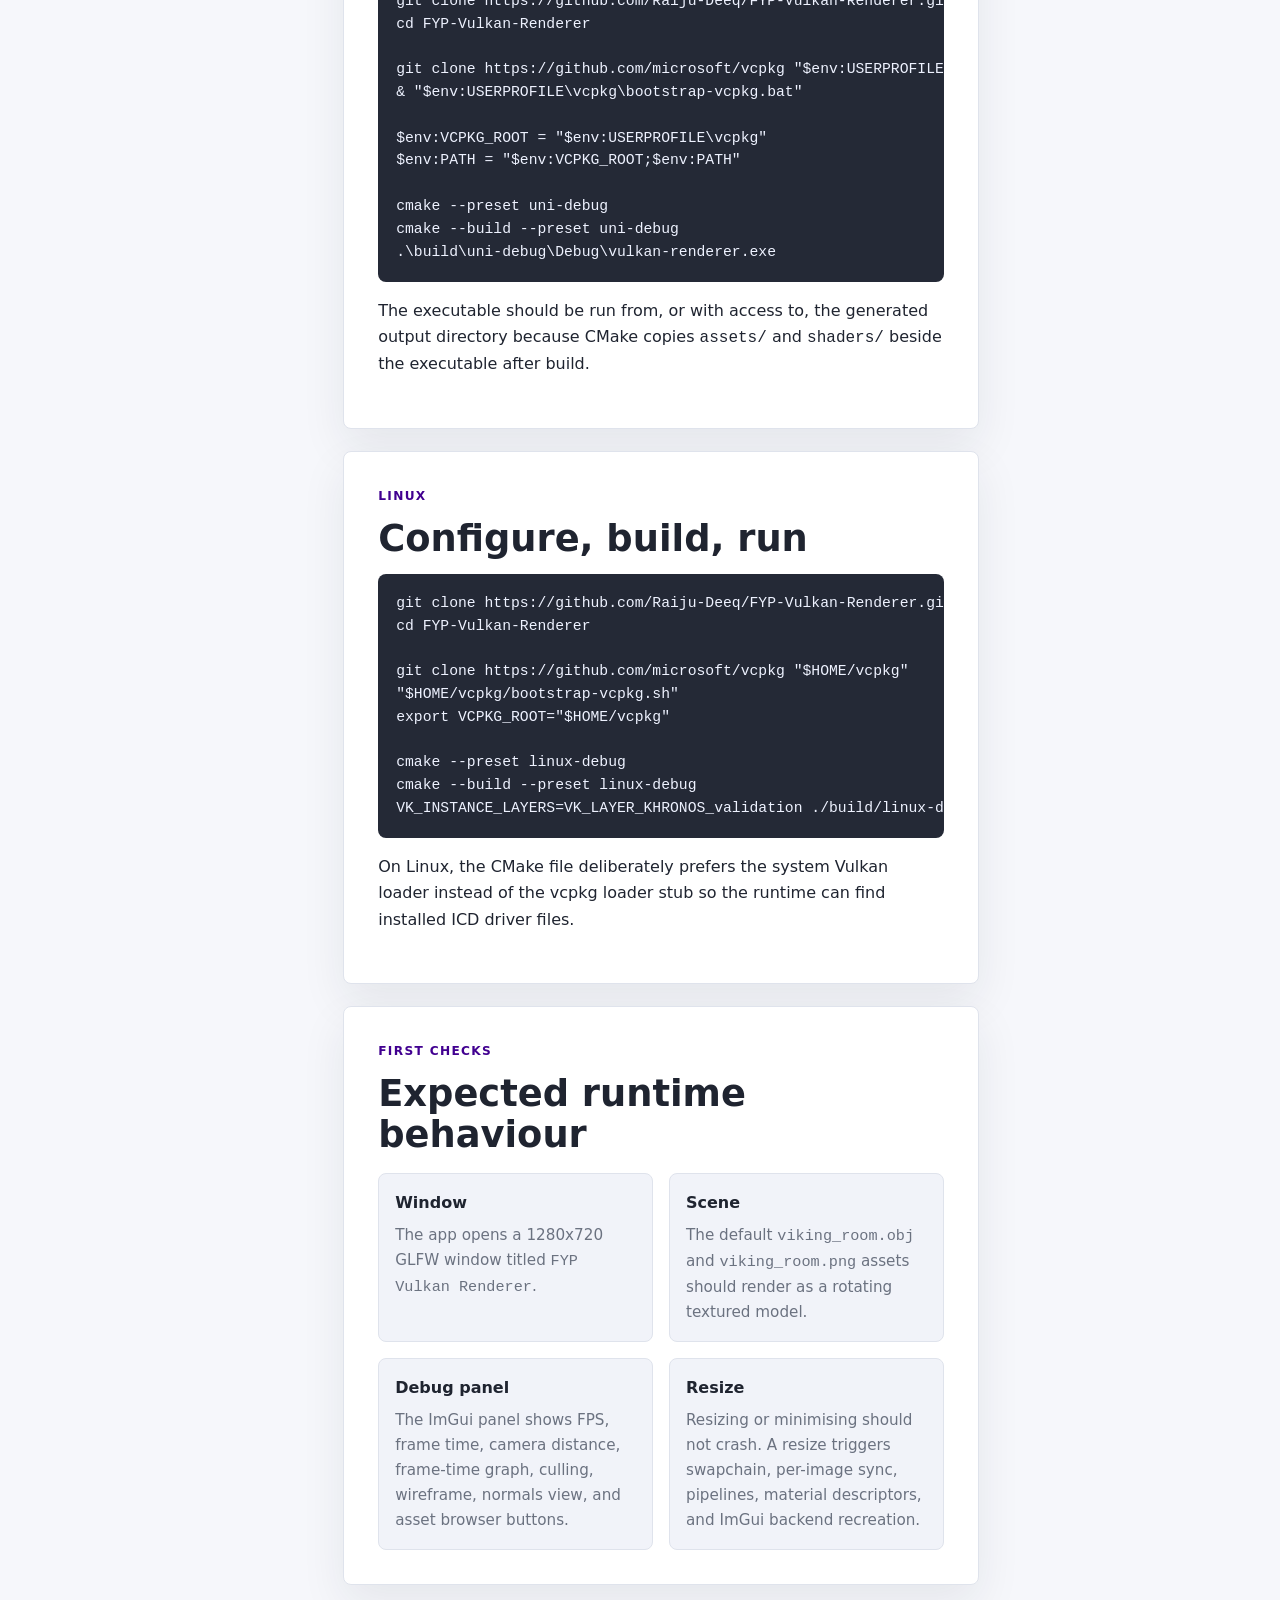
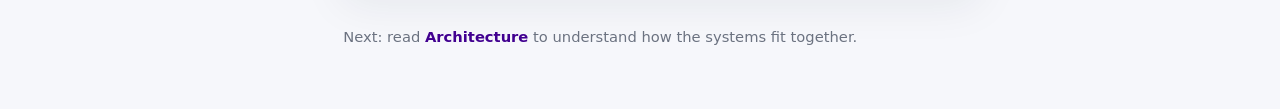
<file: docs/wiki/getting-started.html>
<!doctype html>
<html lang="en">
<head>
  <meta charset="utf-8">
  <meta name="viewport" content="width=device-width, initial-scale=1">
  <meta name="description" content="Build and run guide for Raiju Renderer.">
  <title>Getting Started | Raiju Renderer Wiki</title>
  <link rel="stylesheet" href="wiki.css">
</head>
<body>
  <div class="layout">
    <aside class="sidebar">
      <div class="profile"><div class="avatar">R</div><div><h1>Raiju Wiki</h1><p>Build, run, inspect.</p></div></div>
      <nav class="nav">
        <a href="../../index.html">Product page</a>
        <a href="index.html">Wiki home</a>
        <a href="getting-started.html" aria-current="page">Getting started</a>
        <a href="architecture.html">Architecture</a>
        <a href="rendering-loop.html">Rendering loop</a>
        <a href="assets-shaders.html">Assets and shaders</a>
        <a href="api-map.html">API map</a>
        <a href="troubleshooting.html">Troubleshooting</a>
      </nav>
      <div class="sidebar-footer"><a class="button primary" href="../doxygen/html/index.html">Doxygen API</a></div>
    </aside>

    <main class="content">
      <div class="topbar"><div class="crumb">Wiki / Getting started</div></div>
      <section class="hero" id="overview">
        <span class="eyebrow">Setup guide</span>
        <h2>Getting Started</h2>
        <p class="lead">This page turns the repository setup into a predictable checklist. The renderer expects a Vulkan 1.3 capable GPU, a C++20 compiler, CMake, vcpkg, compiled SPIR-V shaders, and runtime assets beside the executable.</p>
      </section>

      <article class="card" id="requirements">
        <div class="meta">Requirements</div>
        <h3>Software and hardware</h3>
        <div class="grid">
          <div class="tile"><strong>Operating system</strong><p>Windows or Linux. The code has platform definitions for Win32 and Xlib targets.</p></div>
          <div class="tile"><strong>Compiler</strong><p>Any C++20 capable compiler supported by the selected CMake generator.</p></div>
          <div class="tile"><strong>Graphics stack</strong><p>Vulkan 1.3 driver, Vulkan loader, and validation layers for development.</p></div>
          <div class="tile"><strong>Dependencies</strong><p>vcpkg manifest mode installs vk-bootstrap, GLFW, GLM, VMA, stb, tinyobjloader, ImGui, shaderc, and spdlog.</p></div>
        </div>
      </article>

      <article class="card" id="presets">
        <div class="meta">Build presets</div>
        <h3>CMake presets</h3>
        <div class="table-wrap">
          <table>
            <thead><tr><th>Preset</th><th>Platform</th><th>Use</th></tr></thead>
            <tbody>
              <tr><td><code>linux-debug</code></td><td>Linux</td><td>Development build with validation-friendly flags.</td></tr>
              <tr><td><code>linux-release</code></td><td>Linux</td><td>Optimised Linux build.</td></tr>
              <tr><td><code>uni-debug</code></td><td>Windows</td><td>University/Windows debug build, currently present under <code>build/uni-debug</code>.</td></tr>
              <tr><td><code>uni-release</code></td><td>Windows</td><td>Optimised Windows build.</td></tr>
            </tbody>
          </table>
        </div>
      </article>

      <article class="card" id="windows">
        <div class="meta">Windows</div>
        <h3>Configure, build, run</h3>
        <pre class="code">git clone https://github.com/Raiju-Deeq/FYP-Vulkan-Renderer.git
cd FYP-Vulkan-Renderer

git clone https://github.com/microsoft/vcpkg "$env:USERPROFILE\vcpkg"
& "$env:USERPROFILE\vcpkg\bootstrap-vcpkg.bat"

$env:VCPKG_ROOT = "$env:USERPROFILE\vcpkg"
$env:PATH = "$env:VCPKG_ROOT;$env:PATH"

cmake --preset uni-debug
cmake --build --preset uni-debug
.\build\uni-debug\Debug\vulkan-renderer.exe</pre>
        <p>The executable should be run from, or with access to, the generated output directory because CMake copies <code>assets/</code> and <code>shaders/</code> beside the executable after build.</p>
      </article>

      <article class="card" id="linux">
        <div class="meta">Linux</div>
        <h3>Configure, build, run</h3>
        <pre class="code">git clone https://github.com/Raiju-Deeq/FYP-Vulkan-Renderer.git
cd FYP-Vulkan-Renderer

git clone https://github.com/microsoft/vcpkg "$HOME/vcpkg"
"$HOME/vcpkg/bootstrap-vcpkg.sh"
export VCPKG_ROOT="$HOME/vcpkg"

cmake --preset linux-debug
cmake --build --preset linux-debug
VK_INSTANCE_LAYERS=VK_LAYER_KHRONOS_validation ./build/linux-debug/vulkan-renderer</pre>
        <p>On Linux, the CMake file deliberately prefers the system Vulkan loader instead of the vcpkg loader stub so the runtime can find installed ICD driver files.</p>
      </article>

      <article class="card" id="first-checks">
        <div class="meta">First checks</div>
        <h3>Expected runtime behaviour</h3>
        <div class="grid">
          <div class="tile"><strong>Window</strong><p>The app opens a 1280x720 GLFW window titled <code>FYP Vulkan Renderer</code>.</p></div>
          <div class="tile"><strong>Scene</strong><p>The default <code>viking_room.obj</code> and <code>viking_room.png</code> assets should render as a rotating textured model.</p></div>
          <div class="tile"><strong>Debug panel</strong><p>The ImGui panel shows FPS, frame time, camera distance, frame-time graph, culling, wireframe, normals view, and asset browser buttons.</p></div>
          <div class="tile"><strong>Resize</strong><p>Resizing or minimising should not crash. A resize triggers swapchain, per-image sync, pipelines, material descriptors, and ImGui backend recreation.</p></div>
        </div>
      </article>

      <footer>Next: read <a class="inline-link" href="architecture.html">Architecture</a> to understand how the systems fit together.</footer>
    </main>

    <aside class="toc">
      <strong>On this page</strong>
      <a href="#overview">Overview</a>
      <a href="#requirements">Requirements</a>
      <a href="#presets">Presets</a>
      <a href="#windows">Windows</a>
      <a href="#linux">Linux</a>
      <a href="#first-checks">First checks</a>
    </aside>
  </div>
</body>
</html>
</file>
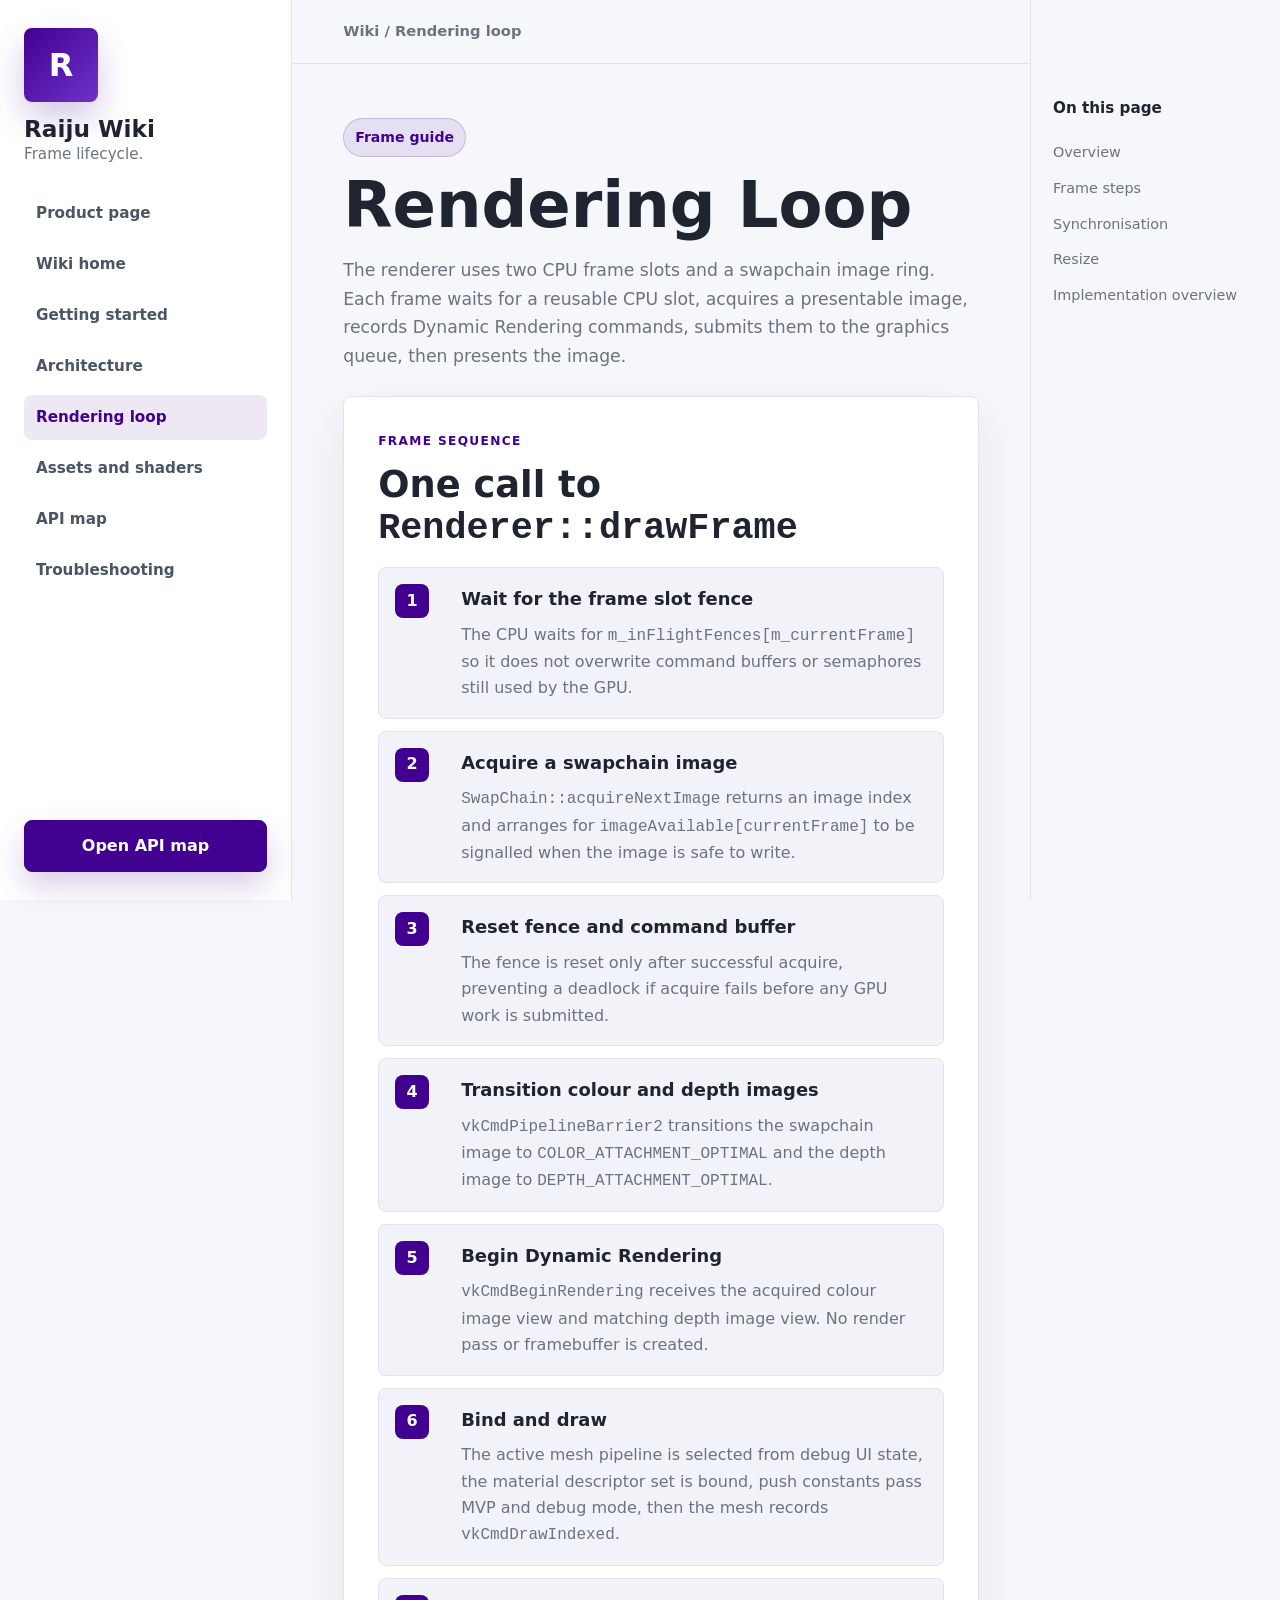
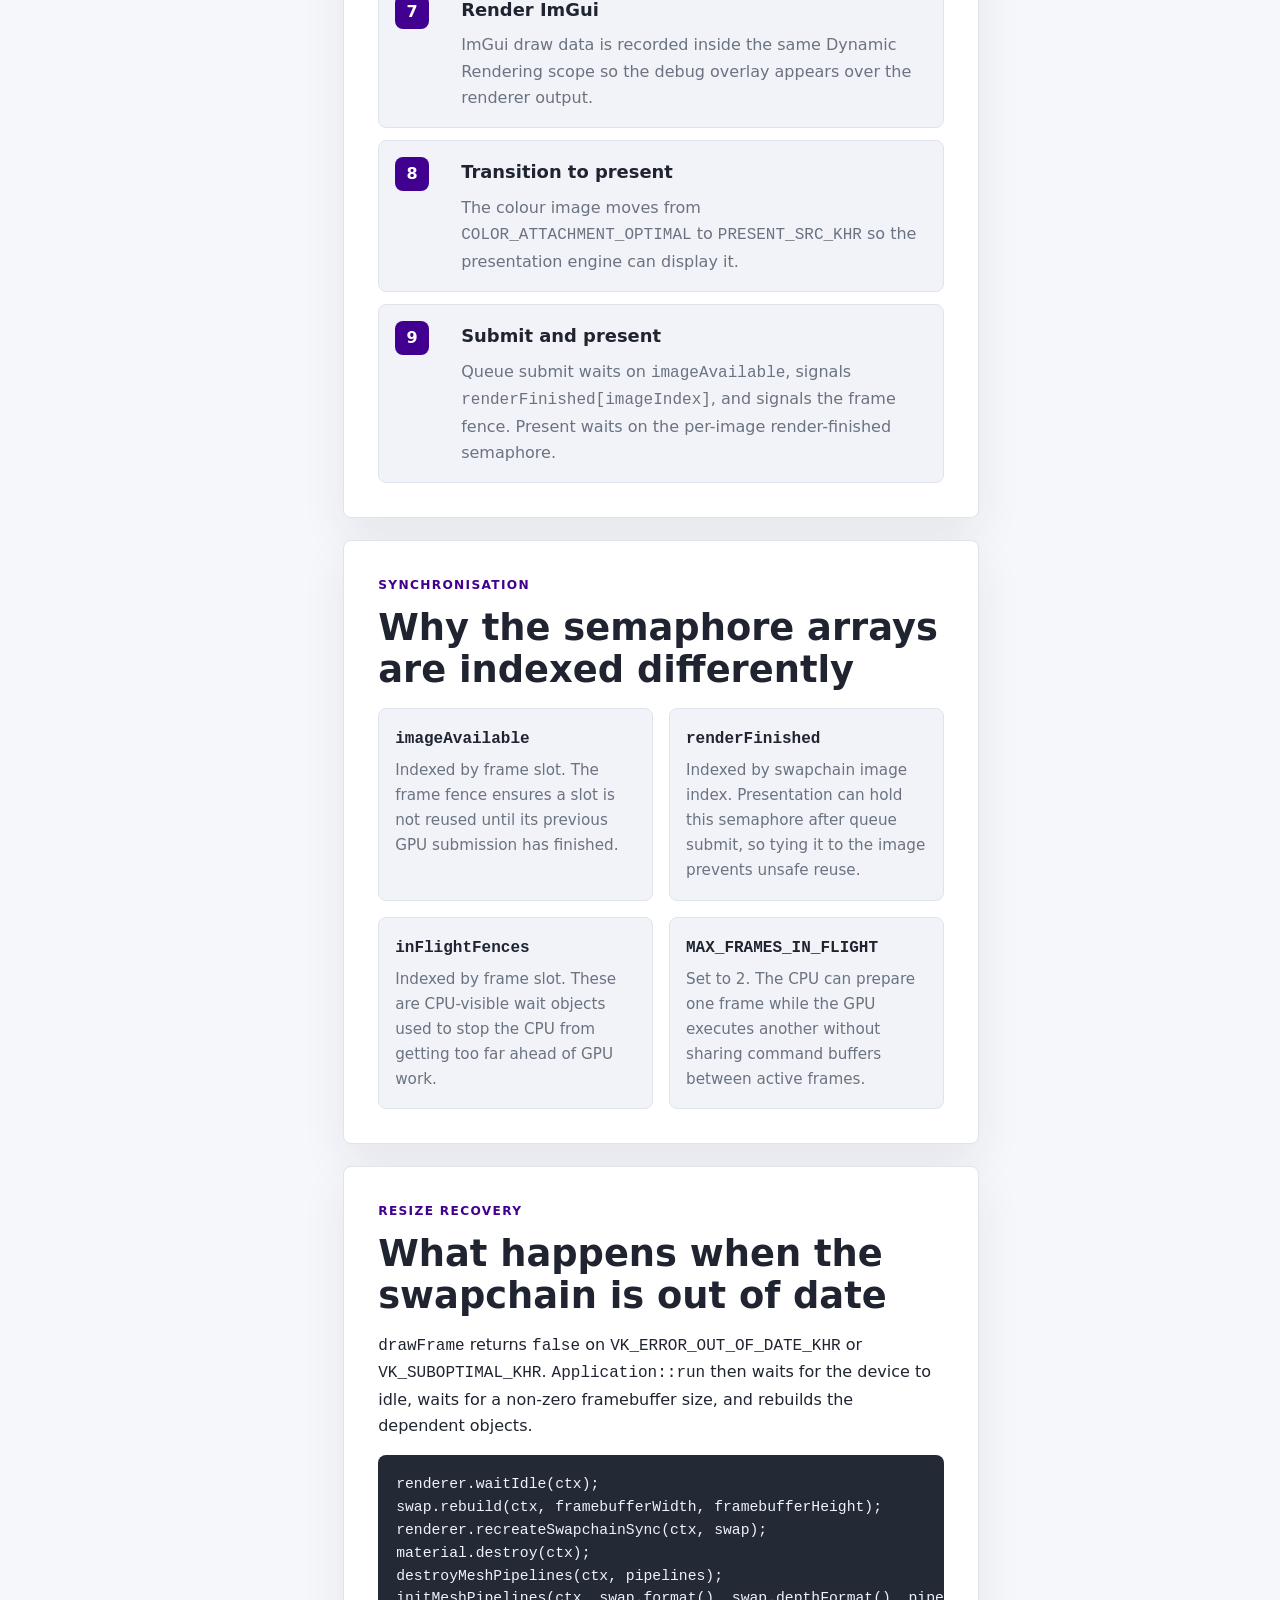
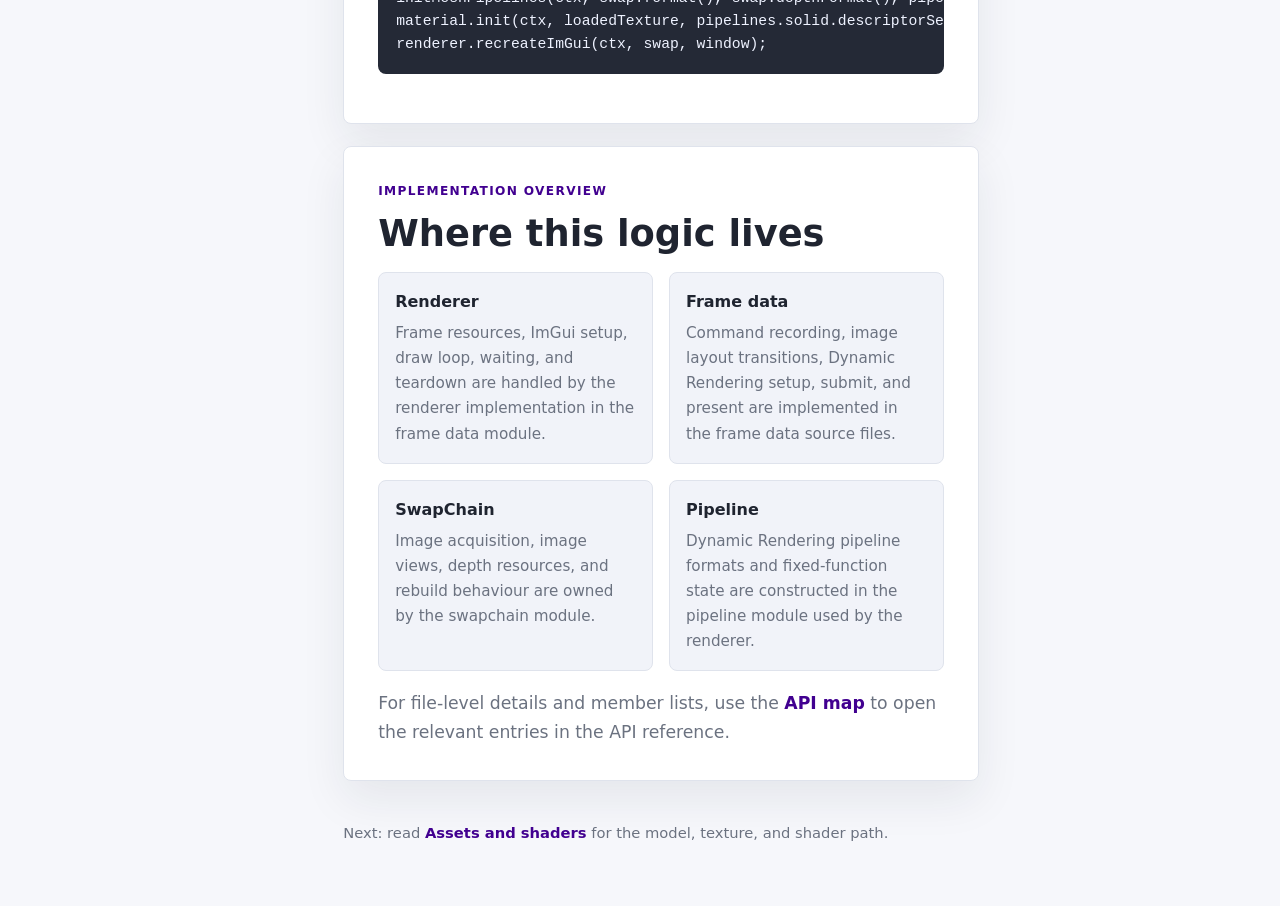
<file: docs/wiki/rendering-loop.html>
<!doctype html>
<html lang="en">
    <head>
        <meta charset="utf-8" />
        <meta name="viewport" content="width=device-width, initial-scale=1" />
        <meta
            name="description"
            content="Frame lifecycle and synchronisation guide for Raiju Renderer."
        />
        <title>Rendering Loop | Raiju Renderer Wiki</title>
        <link rel="stylesheet" href="wiki.css" />
    </head>
    <body>
        <div class="layout">
            <aside class="sidebar">
                <div class="profile">
                    <div class="avatar">R</div>
                    <div>
                        <h1>Raiju Wiki</h1>
                        <p>Frame lifecycle.</p>
                    </div>
                </div>
                <nav class="nav">
                    <a href="../../index.html">Product page</a>
                    <a href="index.html">Wiki home</a>
                    <a href="getting-started.html">Getting started</a>
                    <a href="architecture.html">Architecture</a>
                    <a href="rendering-loop.html" aria-current="page"
                        >Rendering loop</a
                    >
                    <a href="assets-shaders.html">Assets and shaders</a>
                    <a href="api-map.html">API map</a>
                    <a href="troubleshooting.html">Troubleshooting</a>
                </nav>
                <div class="sidebar-footer">
                    <a class="button primary" href="api-map.html"
                        >Open API map</a
                    >
                </div>
            </aside>

            <main class="content">
                <div class="topbar">
                    <div class="crumb">Wiki / Rendering loop</div>
                </div>

                <section class="hero" id="overview">
                    <span class="eyebrow">Frame guide</span>
                    <h2>Rendering Loop</h2>
                    <p class="lead">
                        The renderer uses two CPU frame slots and a swapchain
                        image ring. Each frame waits for a reusable CPU slot,
                        acquires a presentable image, records Dynamic Rendering
                        commands, submits them to the graphics queue, then
                        presents the image.
                    </p>
                </section>

                <article class="card" id="frame-steps">
                    <div class="meta">Frame sequence</div>
                    <h3>One call to <code>Renderer::drawFrame</code></h3>
                    <div class="steps">
                        <div class="step">
                            <div>
                                <h4>Wait for the frame slot fence</h4>
                                <p>
                                    The CPU waits for
                                    <code
                                        >m_inFlightFences[m_currentFrame]</code
                                    >
                                    so it does not overwrite command buffers or
                                    semaphores still used by the GPU.
                                </p>
                            </div>
                        </div>
                        <div class="step">
                            <div>
                                <h4>Acquire a swapchain image</h4>
                                <p>
                                    <code>SwapChain::acquireNextImage</code>
                                    returns an image index and arranges for
                                    <code>imageAvailable[currentFrame]</code> to
                                    be signalled when the image is safe to
                                    write.
                                </p>
                            </div>
                        </div>
                        <div class="step">
                            <div>
                                <h4>Reset fence and command buffer</h4>
                                <p>
                                    The fence is reset only after successful
                                    acquire, preventing a deadlock if acquire
                                    fails before any GPU work is submitted.
                                </p>
                            </div>
                        </div>
                        <div class="step">
                            <div>
                                <h4>Transition colour and depth images</h4>
                                <p>
                                    <code>vkCmdPipelineBarrier2</code>
                                    transitions the swapchain image to
                                    <code>COLOR_ATTACHMENT_OPTIMAL</code> and
                                    the depth image to
                                    <code>DEPTH_ATTACHMENT_OPTIMAL</code>.
                                </p>
                            </div>
                        </div>
                        <div class="step">
                            <div>
                                <h4>Begin Dynamic Rendering</h4>
                                <p>
                                    <code>vkCmdBeginRendering</code> receives
                                    the acquired colour image view and matching
                                    depth image view. No render pass or
                                    framebuffer is created.
                                </p>
                            </div>
                        </div>
                        <div class="step">
                            <div>
                                <h4>Bind and draw</h4>
                                <p>
                                    The active mesh pipeline is selected from
                                    debug UI state, the material descriptor set
                                    is bound, push constants pass MVP and debug
                                    mode, then the mesh records
                                    <code>vkCmdDrawIndexed</code>.
                                </p>
                            </div>
                        </div>
                        <div class="step">
                            <div>
                                <h4>Render ImGui</h4>
                                <p>
                                    ImGui draw data is recorded inside the same
                                    Dynamic Rendering scope so the debug overlay
                                    appears over the renderer output.
                                </p>
                            </div>
                        </div>
                        <div class="step">
                            <div>
                                <h4>Transition to present</h4>
                                <p>
                                    The colour image moves from
                                    <code>COLOR_ATTACHMENT_OPTIMAL</code> to
                                    <code>PRESENT_SRC_KHR</code> so the
                                    presentation engine can display it.
                                </p>
                            </div>
                        </div>
                        <div class="step">
                            <div>
                                <h4>Submit and present</h4>
                                <p>
                                    Queue submit waits on
                                    <code>imageAvailable</code>, signals
                                    <code>renderFinished[imageIndex]</code>, and
                                    signals the frame fence. Present waits on
                                    the per-image render-finished semaphore.
                                </p>
                            </div>
                        </div>
                    </div>
                </article>

                <article class="card" id="sync">
                    <div class="meta">Synchronisation</div>
                    <h3>Why the semaphore arrays are indexed differently</h3>
                    <div class="grid">
                        <div class="tile">
                            <strong><code>imageAvailable</code></strong>
                            <p>
                                Indexed by frame slot. The frame fence ensures a
                                slot is not reused until its previous GPU
                                submission has finished.
                            </p>
                        </div>
                        <div class="tile">
                            <strong><code>renderFinished</code></strong>
                            <p>
                                Indexed by swapchain image index. Presentation
                                can hold this semaphore after queue submit, so
                                tying it to the image prevents unsafe reuse.
                            </p>
                        </div>
                        <div class="tile">
                            <strong><code>inFlightFences</code></strong>
                            <p>
                                Indexed by frame slot. These are CPU-visible
                                wait objects used to stop the CPU from getting
                                too far ahead of GPU work.
                            </p>
                        </div>
                        <div class="tile">
                            <strong><code>MAX_FRAMES_IN_FLIGHT</code></strong>
                            <p>
                                Set to 2. The CPU can prepare one frame while
                                the GPU executes another without sharing command
                                buffers between active frames.
                            </p>
                        </div>
                    </div>
                </article>

                <article class="card" id="resize">
                    <div class="meta">Resize recovery</div>
                    <h3>What happens when the swapchain is out of date</h3>
                    <p>
                        <code>drawFrame</code> returns <code>false</code> on
                        <code>VK_ERROR_OUT_OF_DATE_KHR</code> or
                        <code>VK_SUBOPTIMAL_KHR</code>.
                        <code>Application::run</code> then waits for the device
                        to idle, waits for a non-zero framebuffer size, and
                        rebuilds the dependent objects.
                    </p>
                    <pre class="code">
renderer.waitIdle(ctx);
swap.rebuild(ctx, framebufferWidth, framebufferHeight);
renderer.recreateSwapchainSync(ctx, swap);
material.destroy(ctx);
destroyMeshPipelines(ctx, pipelines);
initMeshPipelines(ctx, swap.format(), swap.depthFormat(), pipelines);
material.init(ctx, loadedTexture, pipelines.solid.descriptorSetLayout());
renderer.recreateImGui(ctx, swap, window);</pre
                    >
                </article>

                <article class="card" id="source-links">
                    <div class="meta">Implementation overview</div>
                    <h3>Where this logic lives</h3>
                    <div class="grid">
                        <div class="tile">
                            <strong>Renderer</strong>
                            <p>
                                Frame resources, ImGui setup, draw loop,
                                waiting, and teardown are handled by the
                                renderer implementation in the frame data
                                module.
                            </p>
                        </div>
                        <div class="tile">
                            <strong>Frame data</strong>
                            <p>
                                Command recording, image layout transitions,
                                Dynamic Rendering setup, submit, and present are
                                implemented in the frame data source files.
                            </p>
                        </div>
                        <div class="tile">
                            <strong>SwapChain</strong>
                            <p>
                                Image acquisition, image views, depth resources,
                                and rebuild behaviour are owned by the swapchain
                                module.
                            </p>
                        </div>
                        <div class="tile">
                            <strong>Pipeline</strong>
                            <p>
                                Dynamic Rendering pipeline formats and
                                fixed-function state are constructed in the
                                pipeline module used by the renderer.
                            </p>
                        </div>
                    </div>
                    <p class="lead">
                        For file-level details and member lists, use the
                        <a class="inline-link" href="api-map.html">API map</a>
                        to open the relevant entries in the API reference.
                    </p>
                </article>

                <footer>
                    Next: read
                    <a class="inline-link" href="assets-shaders.html"
                        >Assets and shaders</a
                    >
                    for the model, texture, and shader path.
                </footer>
            </main>

            <aside class="toc">
                <strong>On this page</strong>
                <a href="#overview">Overview</a>
                <a href="#frame-steps">Frame steps</a>
                <a href="#sync">Synchronisation</a>
                <a href="#resize">Resize</a>
                <a href="#source-links">Implementation overview</a>
            </aside>
        </div>
    </body>
</html>
</file>
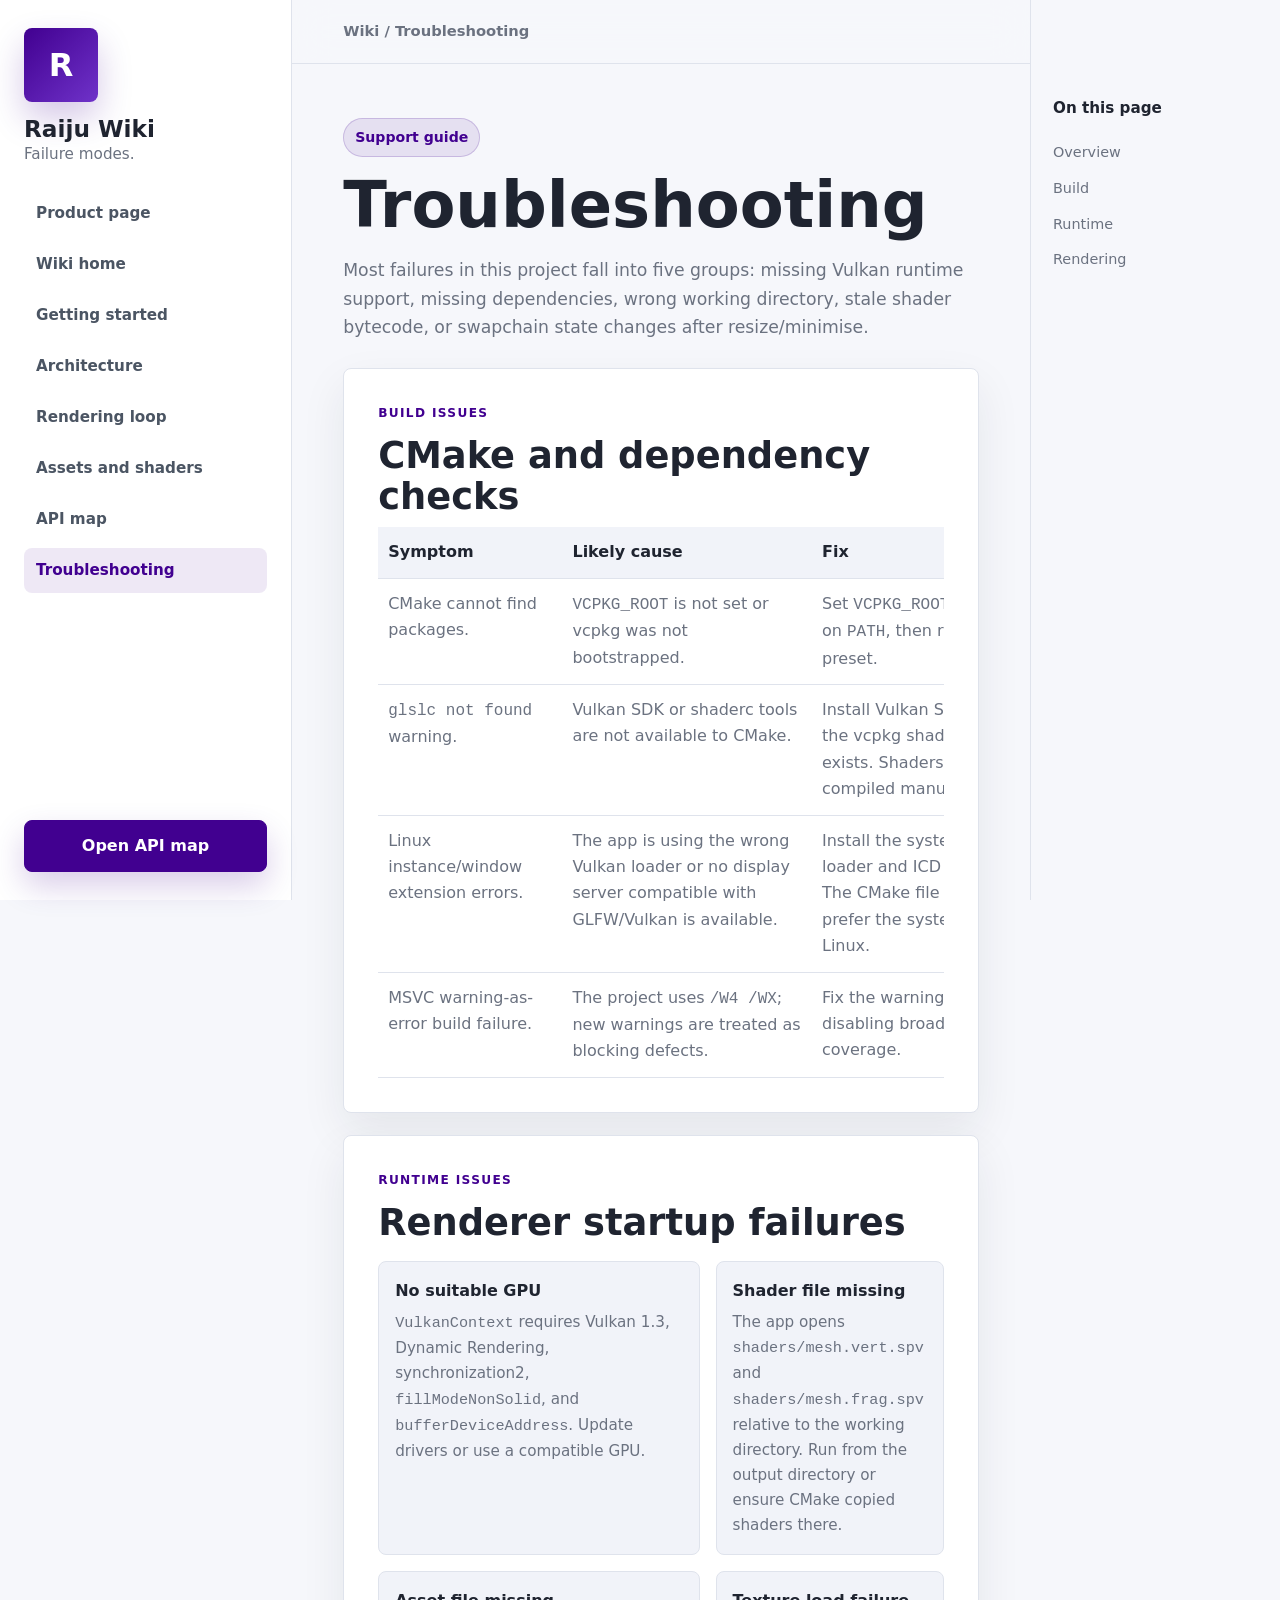
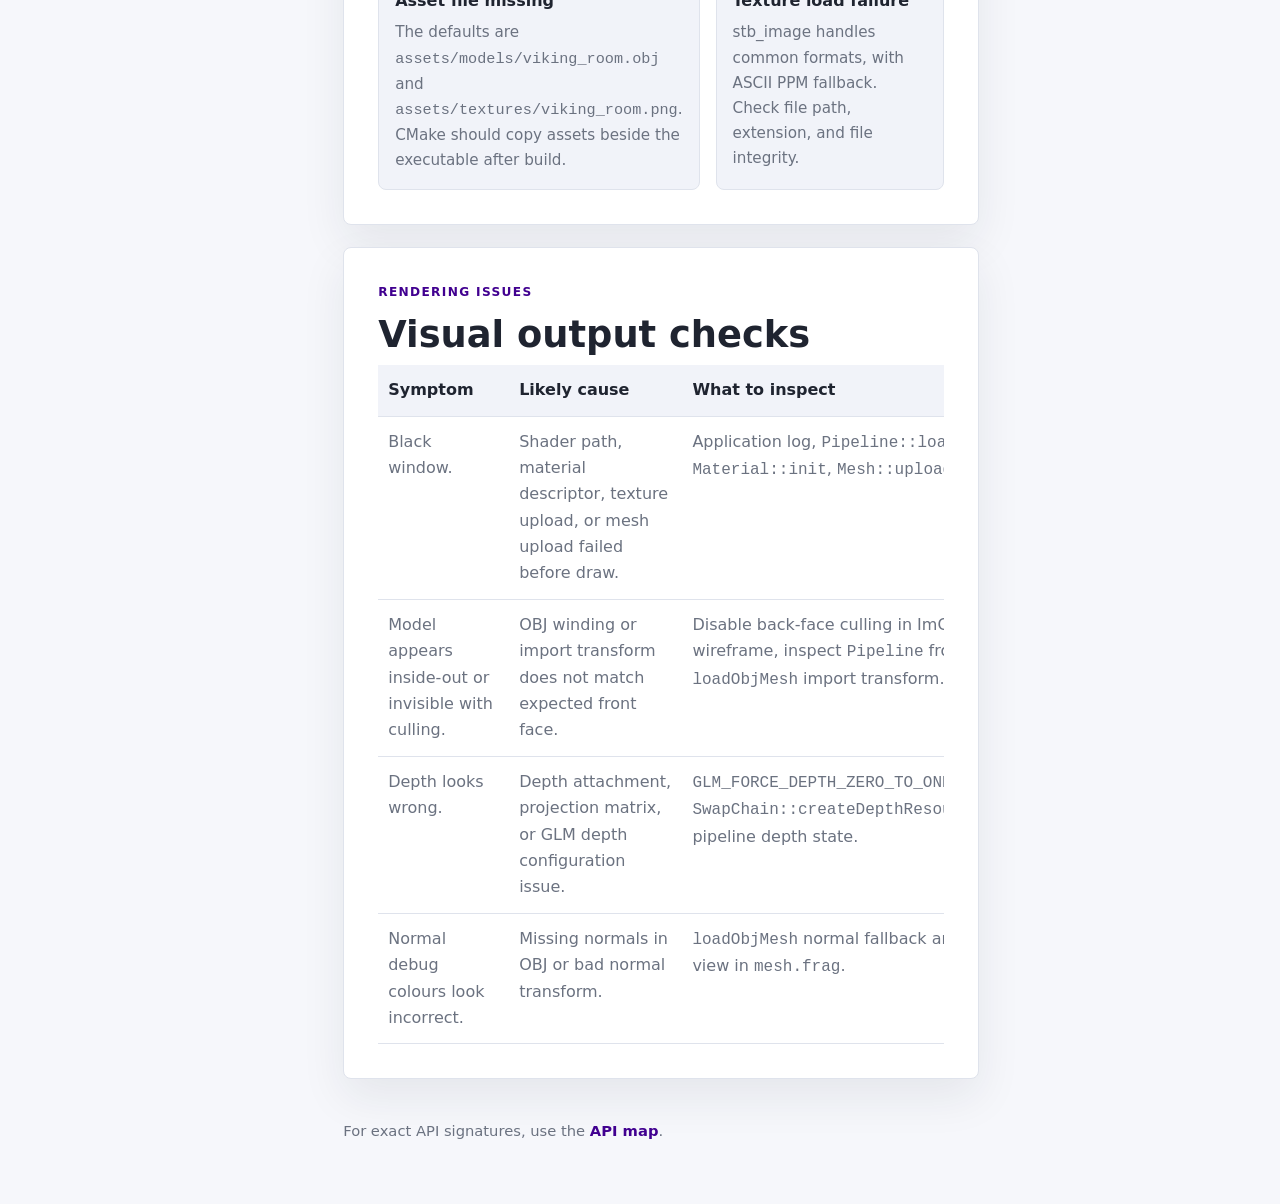
<file: docs/wiki/troubleshooting.html>
<!doctype html>
<html lang="en">
    <head>
        <meta charset="utf-8" />
        <meta name="viewport" content="width=device-width, initial-scale=1" />
        <meta
            name="description"
            content="Troubleshooting guide for Raiju Renderer."
        />
        <title>Troubleshooting | Raiju Renderer Wiki</title>
        <link rel="stylesheet" href="wiki.css" />
    </head>
    <body>
        <div class="layout">
            <aside class="sidebar">
                <div class="profile">
                    <div class="avatar">R</div>
                    <div>
                        <h1>Raiju Wiki</h1>
                        <p>Failure modes.</p>
                    </div>
                </div>
                <nav class="nav">
                    <a href="../../index.html">Product page</a>
                    <a href="index.html">Wiki home</a>
                    <a href="getting-started.html">Getting started</a>
                    <a href="architecture.html">Architecture</a>
                    <a href="rendering-loop.html">Rendering loop</a>
                    <a href="assets-shaders.html">Assets and shaders</a>
                    <a href="api-map.html">API map</a>
                    <a href="troubleshooting.html" aria-current="page"
                        >Troubleshooting</a
                    >
                </nav>
                <div class="sidebar-footer">
                    <a class="button primary" href="api-map.html"
                        >Open API map</a
                    >
                </div>
            </aside>

            <main class="content">
                <div class="topbar">
                    <div class="crumb">Wiki / Troubleshooting</div>
                </div>

                <section class="hero" id="overview">
                    <span class="eyebrow">Support guide</span>
                    <h2>Troubleshooting</h2>
                    <p class="lead">
                        Most failures in this project fall into five groups:
                        missing Vulkan runtime support, missing dependencies,
                        wrong working directory, stale shader bytecode, or
                        swapchain state changes after resize/minimise.
                    </p>
                </section>

                <article class="card" id="build">
                    <div class="meta">Build issues</div>
                    <h3>CMake and dependency checks</h3>
                    <div class="table-wrap">
                        <table>
                            <thead>
                                <tr>
                                    <th>Symptom</th>
                                    <th>Likely cause</th>
                                    <th>Fix</th>
                                </tr>
                            </thead>
                            <tbody>
                                <tr>
                                    <td>CMake cannot find packages.</td>
                                    <td>
                                        <code>VCPKG_ROOT</code> is not set or
                                        vcpkg was not bootstrapped.
                                    </td>
                                    <td>
                                        Set <code>VCPKG_ROOT</code>, put vcpkg
                                        on <code>PATH</code>, then re-run the
                                        preset.
                                    </td>
                                </tr>
                                <tr>
                                    <td>
                                        <code>glslc not found</code> warning.
                                    </td>
                                    <td>
                                        Vulkan SDK or shaderc tools are not
                                        available to CMake.
                                    </td>
                                    <td>
                                        Install Vulkan SDK or ensure the vcpkg
                                        shaderc tool path exists. Shaders can
                                        also be compiled manually.
                                    </td>
                                </tr>
                                <tr>
                                    <td>
                                        Linux instance/window extension errors.
                                    </td>
                                    <td>
                                        The app is using the wrong Vulkan loader
                                        or no display server compatible with
                                        GLFW/Vulkan is available.
                                    </td>
                                    <td>
                                        Install the system Vulkan loader and ICD
                                        packages. The CMake file tries to prefer
                                        the system loader on Linux.
                                    </td>
                                </tr>
                                <tr>
                                    <td>
                                        MSVC warning-as-error build failure.
                                    </td>
                                    <td>
                                        The project uses <code>/W4 /WX</code>;
                                        new warnings are treated as blocking
                                        defects.
                                    </td>
                                    <td>
                                        Fix the warning rather than disabling
                                        broad warning coverage.
                                    </td>
                                </tr>
                            </tbody>
                        </table>
                    </div>
                </article>

                <article class="card" id="runtime">
                    <div class="meta">Runtime issues</div>
                    <h3>Renderer startup failures</h3>
                    <div class="grid">
                        <div class="tile">
                            <strong>No suitable GPU</strong>
                            <p>
                                <code>VulkanContext</code> requires Vulkan 1.3,
                                Dynamic Rendering, synchronization2,
                                <code>fillModeNonSolid</code>, and
                                <code>bufferDeviceAddress</code>. Update drivers
                                or use a compatible GPU.
                            </p>
                        </div>
                        <div class="tile">
                            <strong>Shader file missing</strong>
                            <p>
                                The app opens
                                <code>shaders/mesh.vert.spv</code> and
                                <code>shaders/mesh.frag.spv</code>
                                relative to the working directory. Run from the
                                output directory or ensure CMake copied shaders
                                there.
                            </p>
                        </div>
                        <div class="tile">
                            <strong>Asset file missing</strong>
                            <p>
                                The defaults are
                                <code>assets/models/viking_room.obj</code> and
                                <code>assets/textures/viking_room.png</code>.
                                CMake should copy assets beside the executable
                                after build.
                            </p>
                        </div>
                        <div class="tile">
                            <strong>Texture load failure</strong>
                            <p>
                                stb_image handles common formats, with ASCII PPM
                                fallback. Check file path, extension, and file
                                integrity.
                            </p>
                        </div>
                    </div>
                </article>

                <article class="card" id="rendering">
                    <div class="meta">Rendering issues</div>
                    <h3>Visual output checks</h3>
                    <div class="table-wrap">
                        <table>
                            <thead>
                                <tr>
                                    <th>Symptom</th>
                                    <th>Likely cause</th>
                                    <th>What to inspect</th>
                                </tr>
                            </thead>
                            <tbody>
                                <tr>
                                    <td>Black window.</td>
                                    <td>
                                        Shader path, material descriptor,
                                        texture upload, or mesh upload failed
                                        before draw.
                                    </td>
                                    <td>
                                        Application log,
                                        <code>Pipeline::loadSpv</code>,
                                        <code>Material::init</code>,
                                        <code>Mesh::upload</code>.
                                    </td>
                                </tr>
                                <tr>
                                    <td>
                                        Model appears inside-out or invisible
                                        with culling.
                                    </td>
                                    <td>
                                        OBJ winding or import transform does not
                                        match expected front face.
                                    </td>
                                    <td>
                                        Disable back-face culling in ImGui,
                                        enable wireframe, inspect
                                        <code>Pipeline</code> front face and
                                        <code>loadObjMesh</code>
                                        import transform.
                                    </td>
                                </tr>
                                <tr>
                                    <td>Depth looks wrong.</td>
                                    <td>
                                        Depth attachment, projection matrix, or
                                        GLM depth configuration issue.
                                    </td>
                                    <td>
                                        <code>GLM_FORCE_DEPTH_ZERO_TO_ONE</code
                                        >,
                                        <code
                                            >SwapChain::createDepthResources</code
                                        >, and pipeline depth state.
                                    </td>
                                </tr>
                                <tr>
                                    <td>
                                        Normal debug colours look incorrect.
                                    </td>
                                    <td>
                                        Missing normals in OBJ or bad normal
                                        transform.
                                    </td>
                                    <td>
                                        <code>loadObjMesh</code> normal fallback
                                        and normals view in
                                        <code>mesh.frag</code>.
                                    </td>
                                </tr>
                            </tbody>
                        </table>
                    </div>
                </article>

                <footer>
                    For exact API signatures, use the
                    <a class="inline-link" href="api-map.html">API map</a>.
                </footer>
            </main>

            <aside class="toc">
                <strong>On this page</strong>
                <a href="#overview">Overview</a>
                <a href="#build">Build</a>
                <a href="#runtime">Runtime</a>
                <a href="#rendering">Rendering</a>
            </aside>
        </div>
    </body>
</html>
</file>
<file: docs/wiki/wiki.css>
:root {
  --bg: #f6f7fb;
  --surface: #ffffff;
  --surface-2: #f1f3f9;
  --text: #1f2430;
  --muted: #6b7280;
  --line: #dfe3ec;
  --brand: #410090;
  --brand-soft: rgba(65, 0, 144, 0.09);
  --brand-mid: rgba(65, 0, 144, 0.18);
  --code: #242936;
  --shadow: 0 18px 45px rgba(31, 36, 48, 0.08);
  --sidebar: 292px;
  --toc: 250px;
  --radius: 8px;
}

* { box-sizing: border-box; }

html { scroll-behavior: smooth; }

body {
  margin: 0;
  font-family: Inter, ui-sans-serif, system-ui, -apple-system, BlinkMacSystemFont, "Segoe UI", sans-serif;
  color: var(--text);
  background: var(--bg);
  line-height: 1.65;
}

a {
  color: inherit;
  text-decoration: none;
}

code, pre {
  font-family: "SFMono-Regular", Consolas, "Liberation Mono", monospace;
}

.layout {
  min-height: 100vh;
  display: grid;
  grid-template-columns: var(--sidebar) minmax(0, 1fr) var(--toc);
}

.sidebar {
  position: sticky;
  top: 0;
  height: 100vh;
  padding: 28px 24px;
  background: var(--surface);
  border-right: 1px solid var(--line);
  display: flex;
  flex-direction: column;
  gap: 24px;
}

.profile {
  display: grid;
  gap: 14px;
}

.avatar {
  width: 74px;
  height: 74px;
  border-radius: 8px;
  display: grid;
  place-items: center;
  color: #fff;
  font-size: 2rem;
  font-weight: 900;
  background: linear-gradient(135deg, var(--brand), #6f32c9);
  box-shadow: 0 16px 34px rgba(65, 0, 144, 0.22);
}

.profile h1 {
  margin: 0;
  font-size: 1.45rem;
  line-height: 1.1;
}

.profile p {
  margin: 0;
  color: var(--muted);
  font-size: 0.95rem;
}

.nav {
  display: grid;
  gap: 6px;
}

.nav a {
  padding: 10px 12px;
  border-radius: 8px;
  color: #4b5563;
  font-weight: 700;
  font-size: 0.95rem;
}

.nav a[aria-current="page"],
.nav a:hover {
  background: var(--brand-soft);
  color: var(--brand);
}

.sidebar-footer {
  margin-top: auto;
  display: grid;
  gap: 10px;
}

.button {
  display: inline-flex;
  align-items: center;
  justify-content: center;
  padding: 12px 14px;
  border-radius: 8px;
  font-weight: 800;
  border: 1px solid var(--line);
  background: var(--surface);
  color: var(--brand);
}

.button.primary {
  background: var(--brand);
  color: #fff;
  border-color: var(--brand);
  box-shadow: 0 14px 32px rgba(65, 0, 144, 0.20);
}

.content {
  min-width: 0;
  padding: 28px clamp(24px, 4vw, 56px) 60px;
}

.topbar {
  position: sticky;
  top: 0;
  z-index: 5;
  display: flex;
  align-items: center;
  justify-content: space-between;
  gap: 18px;
  min-height: 64px;
  margin: -28px calc(clamp(24px, 4vw, 56px) * -1) 42px;
  padding: 0 clamp(24px, 4vw, 56px);
  background: rgba(246, 247, 251, 0.88);
  backdrop-filter: blur(18px);
  border-bottom: 1px solid var(--line);
}

.crumb {
  color: var(--muted);
  font-size: 0.92rem;
  font-weight: 700;
}

.hero {
  padding: 12px 0 26px;
}

.eyebrow {
  display: inline-flex;
  gap: 9px;
  align-items: center;
  padding: 7px 11px;
  border-radius: 999px;
  background: var(--brand-soft);
  color: var(--brand);
  border: 1px solid var(--brand-mid);
  font-weight: 800;
  font-size: 0.88rem;
}

h2 {
  margin: 16px 0 0;
  font-size: clamp(2.2rem, 5vw, 4.8rem);
  line-height: 1.02;
}

h3 {
  margin: 0 0 10px;
  font-size: clamp(1.55rem, 3vw, 2.3rem);
  line-height: 1.12;
}

h4 {
  margin: 0 0 8px;
  font-size: 1.12rem;
}

.lead {
  max-width: 820px;
  margin: 18px 0 0;
  color: var(--muted);
  font-size: 1.08rem;
}

.card {
  background: var(--surface);
  border: 1px solid var(--line);
  border-radius: var(--radius);
  padding: clamp(22px, 4vw, 34px);
  box-shadow: var(--shadow);
  margin-bottom: 22px;
}

.meta {
  color: var(--brand);
  font-weight: 900;
  text-transform: uppercase;
  letter-spacing: 0.11em;
  font-size: 0.76rem;
  margin-bottom: 12px;
}

.grid {
  display: grid;
  grid-template-columns: repeat(2, 1fr);
  gap: 16px;
  margin-top: 18px;
}

.grid.three {
  grid-template-columns: repeat(3, 1fr);
}

.tile {
  border: 1px solid var(--line);
  border-radius: 8px;
  background: var(--surface-2);
  padding: 16px;
}

.tile strong {
  display: block;
  margin-bottom: 6px;
}

.tile p,
.tile ul {
  margin: 0;
  color: var(--muted);
  font-size: 0.95rem;
}

.tile ul {
  padding-left: 18px;
}

.code {
  background: var(--code);
  color: #eef2ff;
  border-radius: 8px;
  padding: 18px;
  overflow-x: auto;
  font-size: 0.92rem;
  line-height: 1.55;
}

.table-wrap {
  overflow-x: auto;
}

table {
  width: 100%;
  border-collapse: collapse;
  min-width: 680px;
}

th,
td {
  text-align: left;
  vertical-align: top;
  border-bottom: 1px solid var(--line);
  padding: 12px 10px;
}

th {
  color: var(--text);
  background: var(--surface-2);
}

td {
  color: var(--muted);
}

td a,
.inline-link {
  color: var(--brand);
  font-weight: 800;
}

.steps {
  counter-reset: step;
  display: grid;
  gap: 12px;
  margin-top: 18px;
}

.step {
  counter-increment: step;
  display: grid;
  grid-template-columns: 52px 1fr;
  gap: 14px;
  border: 1px solid var(--line);
  background: var(--surface-2);
  border-radius: 8px;
  padding: 16px;
}

.step::before {
  content: counter(step);
  width: 34px;
  height: 34px;
  display: grid;
  place-items: center;
  border-radius: 8px;
  background: var(--brand);
  color: #fff;
  font-weight: 900;
}

.step p {
  margin: 0;
  color: var(--muted);
}

.toc {
  position: sticky;
  top: 0;
  height: 100vh;
  padding: 96px 22px 28px;
  border-left: 1px solid var(--line);
  color: var(--muted);
}

.toc strong {
  display: block;
  color: var(--text);
  margin-bottom: 14px;
  font-size: 0.95rem;
}

.toc a {
  display: block;
  padding: 6px 0;
  font-size: 0.9rem;
}

.toc a:hover {
  color: var(--brand);
}

footer {
  color: var(--muted);
  font-size: 0.92rem;
  padding-top: 18px;
}

@media (max-width: 1120px) {
  .layout { grid-template-columns: var(--sidebar) minmax(0, 1fr); }
  .toc { display: none; }
}

@media (max-width: 820px) {
  .layout { display: block; }
  .sidebar {
    position: relative;
    height: auto;
    border-right: 0;
    border-bottom: 1px solid var(--line);
  }
  .nav { grid-template-columns: repeat(2, 1fr); }
  .content { padding: 24px 18px 50px; }
  .topbar {
    margin: -24px -18px 32px;
    padding: 0 18px;
  }
  .grid,
  .grid.three { grid-template-columns: 1fr; }
  .step { grid-template-columns: 1fr; }
}
</file>
